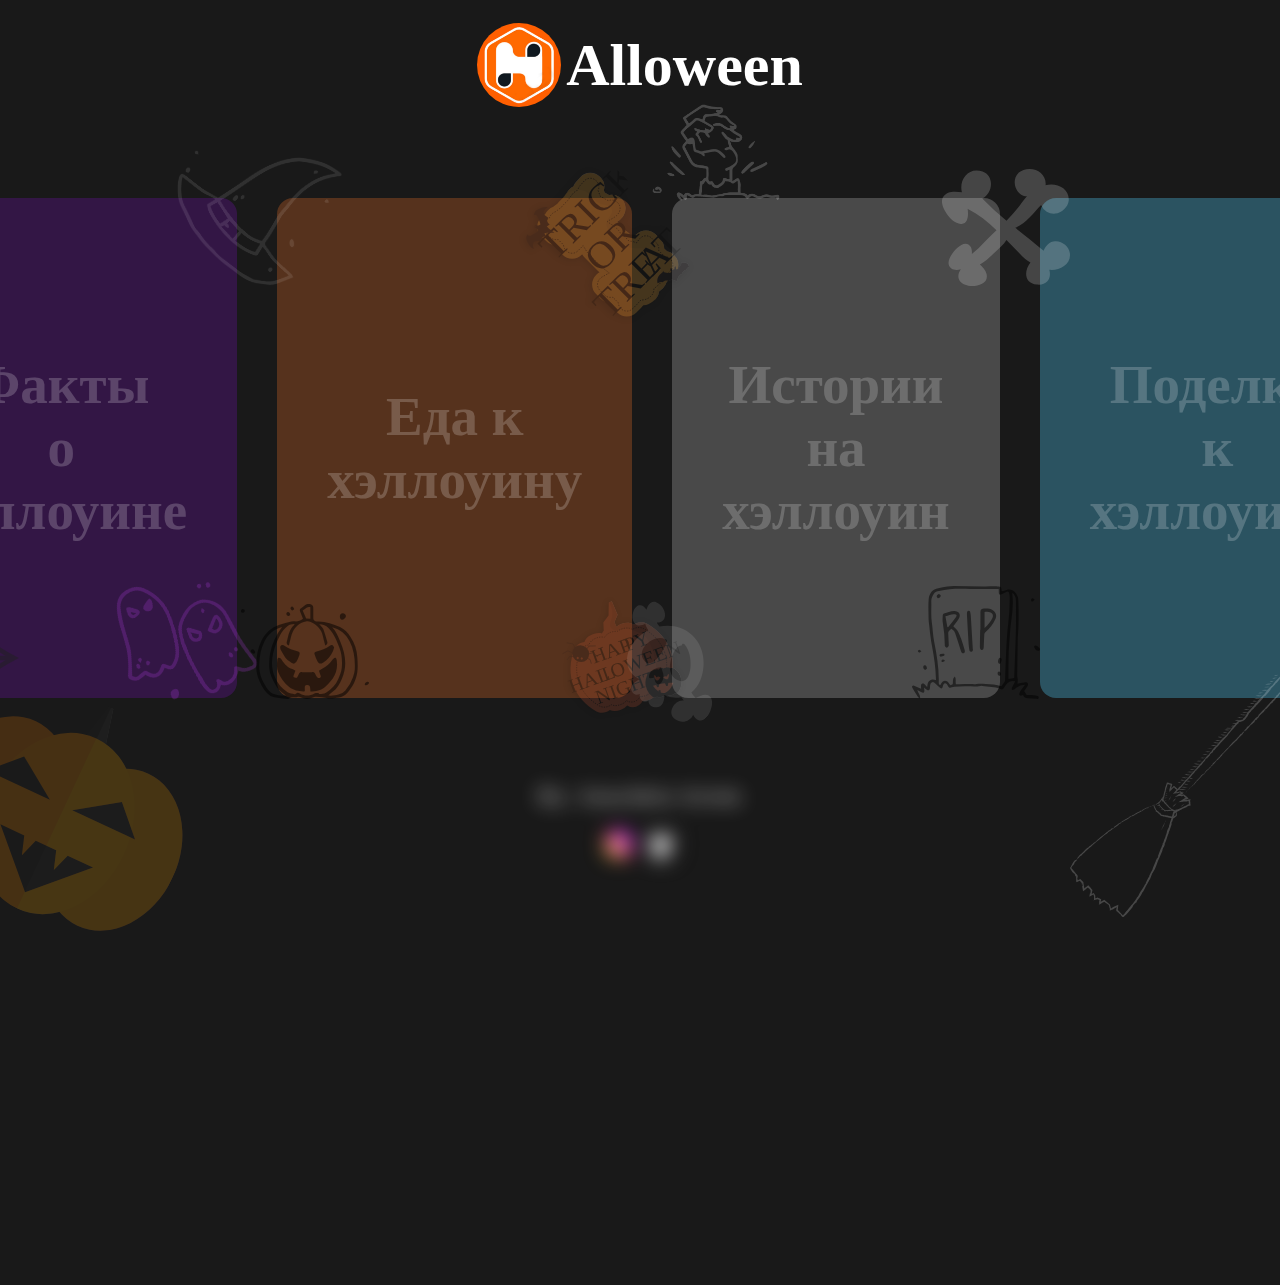
<file: index.html>
<!DOCTYPE html>
<html lang="en">
<head>
    <meta charset="UTF-8">
    <meta name="viewport" content="width=device-width, initial-scale=1.0">

    <link rel="stylesheet" href="css/index.css">
    <link rel="shortcut icon" href="images/logo.jpg" />


    <title>Halloween</title>
</head>
<body>
    <header class="header">
        <nav class="header__navigation">
            <section class="header__navigation__logo-caption">
                <figure>
                    <img class="header__navigation__logo" src="images/logo.jpg" alt="">
                </figure>
                <h1 class="header__navigation__caption">Alloween</h1>
            </section>
        </nav>
    </header>

    <main class="main">
        <img class="main__decor_absolute decore__luminaire" src="images/pumpkin.svg" alt="">
        <img class="main__decor_absolute decore__broomstick" src="images/broomstick.svg" alt="">
        
        <a href="evidence.html" class="card card-first">
            <img src="images/bat.svg" alt="">
            <img src="images/network.svg" alt="">
            <img src="images/hat_white.png" alt="">
            <img src="images/ghost_pink.png" alt="">
            <span>Факты<br>о<br>хэллоуине</span>
        </a>

        <a href="food.html" class="card card-second">
            <img src="images/text.svg" alt="">
            <img src="images/pumpkin2.svg" alt="">
            <img src="images/text2.svg" alt="">
            <span>Еда к хэллоуину</span>
        </a>

        <a href="stories.html" class="card card-third">
            <img src="images/bone.svg" alt="">
            <img src="images/rip.svg" alt="">
            <img src="images/skull.svg" alt="">
            <img src="images/hand_white.png" alt="">
            <span>Истории на хэллоуин</span>
        </a>

        <a href="crafts.html" class="card card-fourth">
            <img src="images/origami.png" alt="">
            <img src="images/paper-crafts.png" alt="">
            <span>Поделки к хэллоуину</span>
        </a>
    </main>

    <footer>
        <div class="block__by">
            <span class="block__by-text">By: Anuchkin Artem</span>
            <figure class="block__by-href by-href__block-images">
                <a target="_blank" href="https://www.instagram.com/_anuchkin_/"><img class="by-href__image" src="images/instagram.png" alt=""></a>
                <a target="_blank" href="https://github.com/Rub1dium"><img class="by-href__image" src="images/github.png" alt=""></a>
            </figure>
        </div>
    </footer>
</body>
</html>
</file>
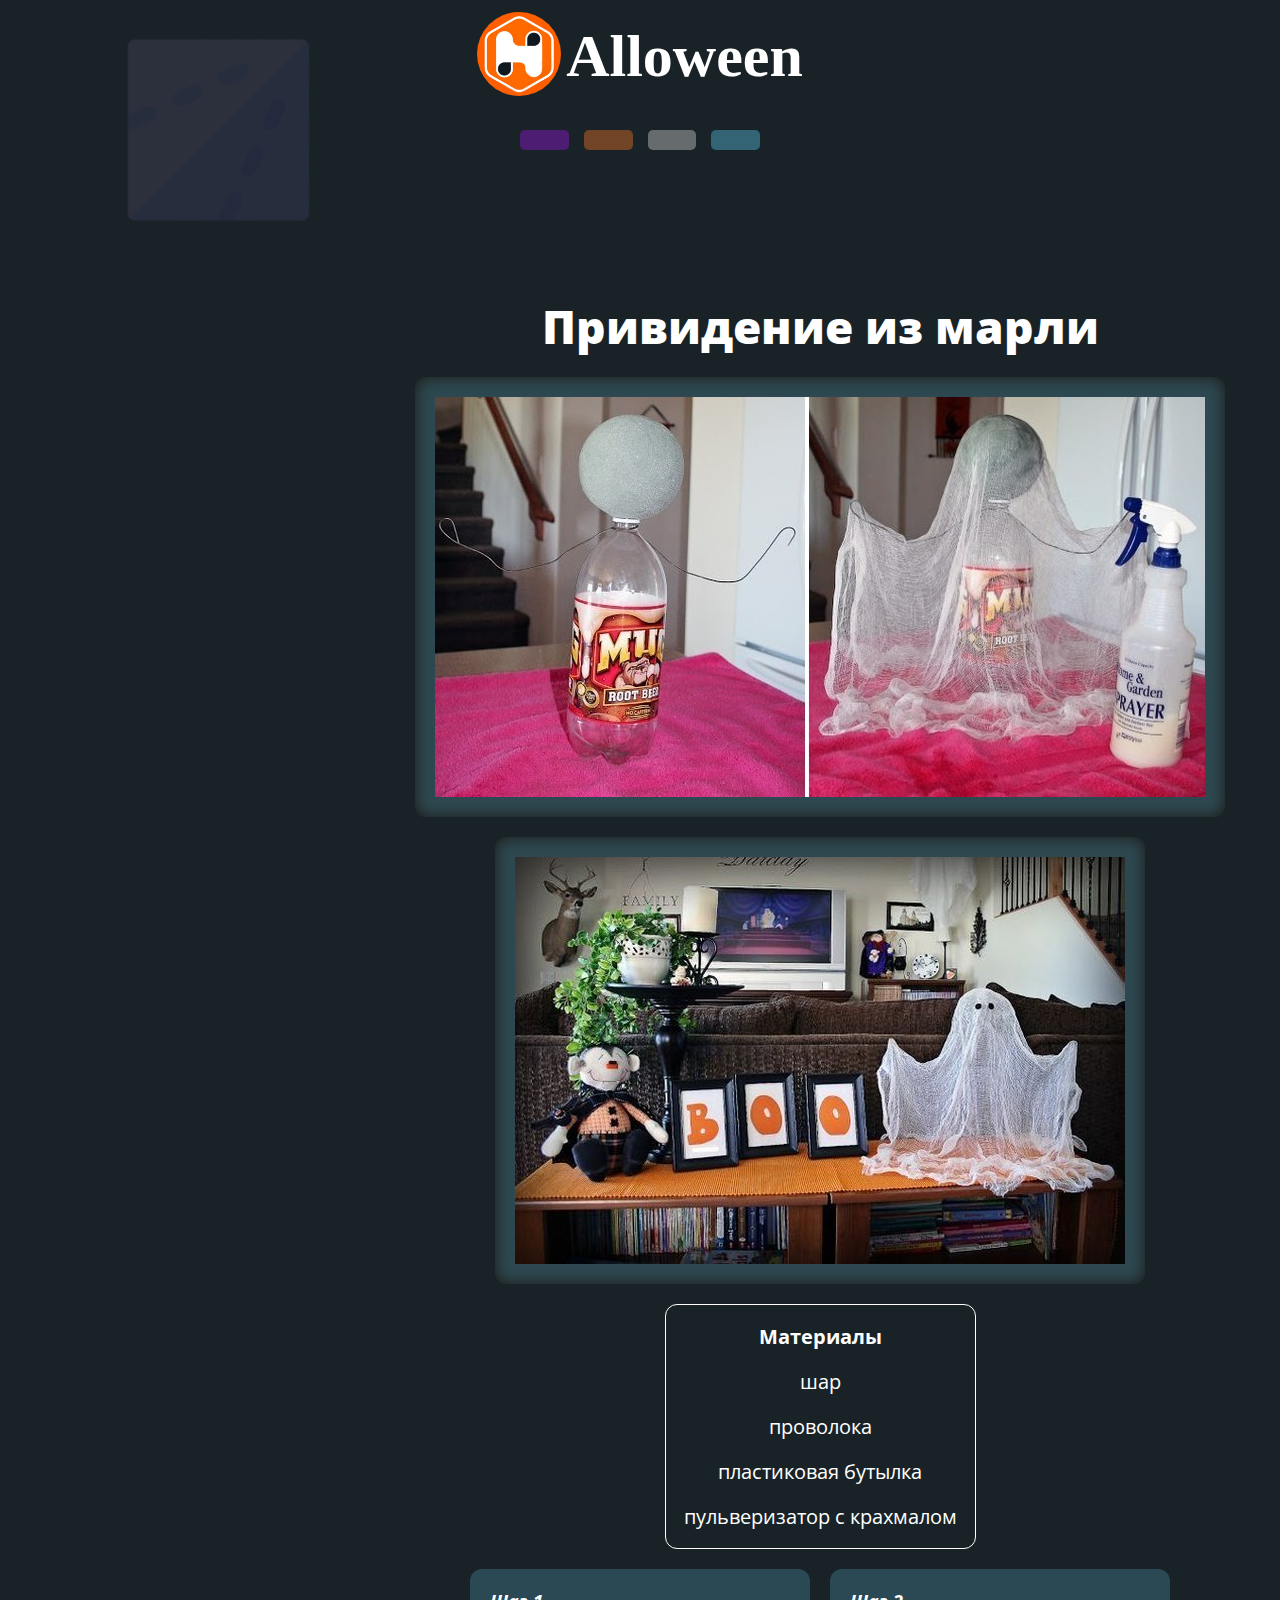
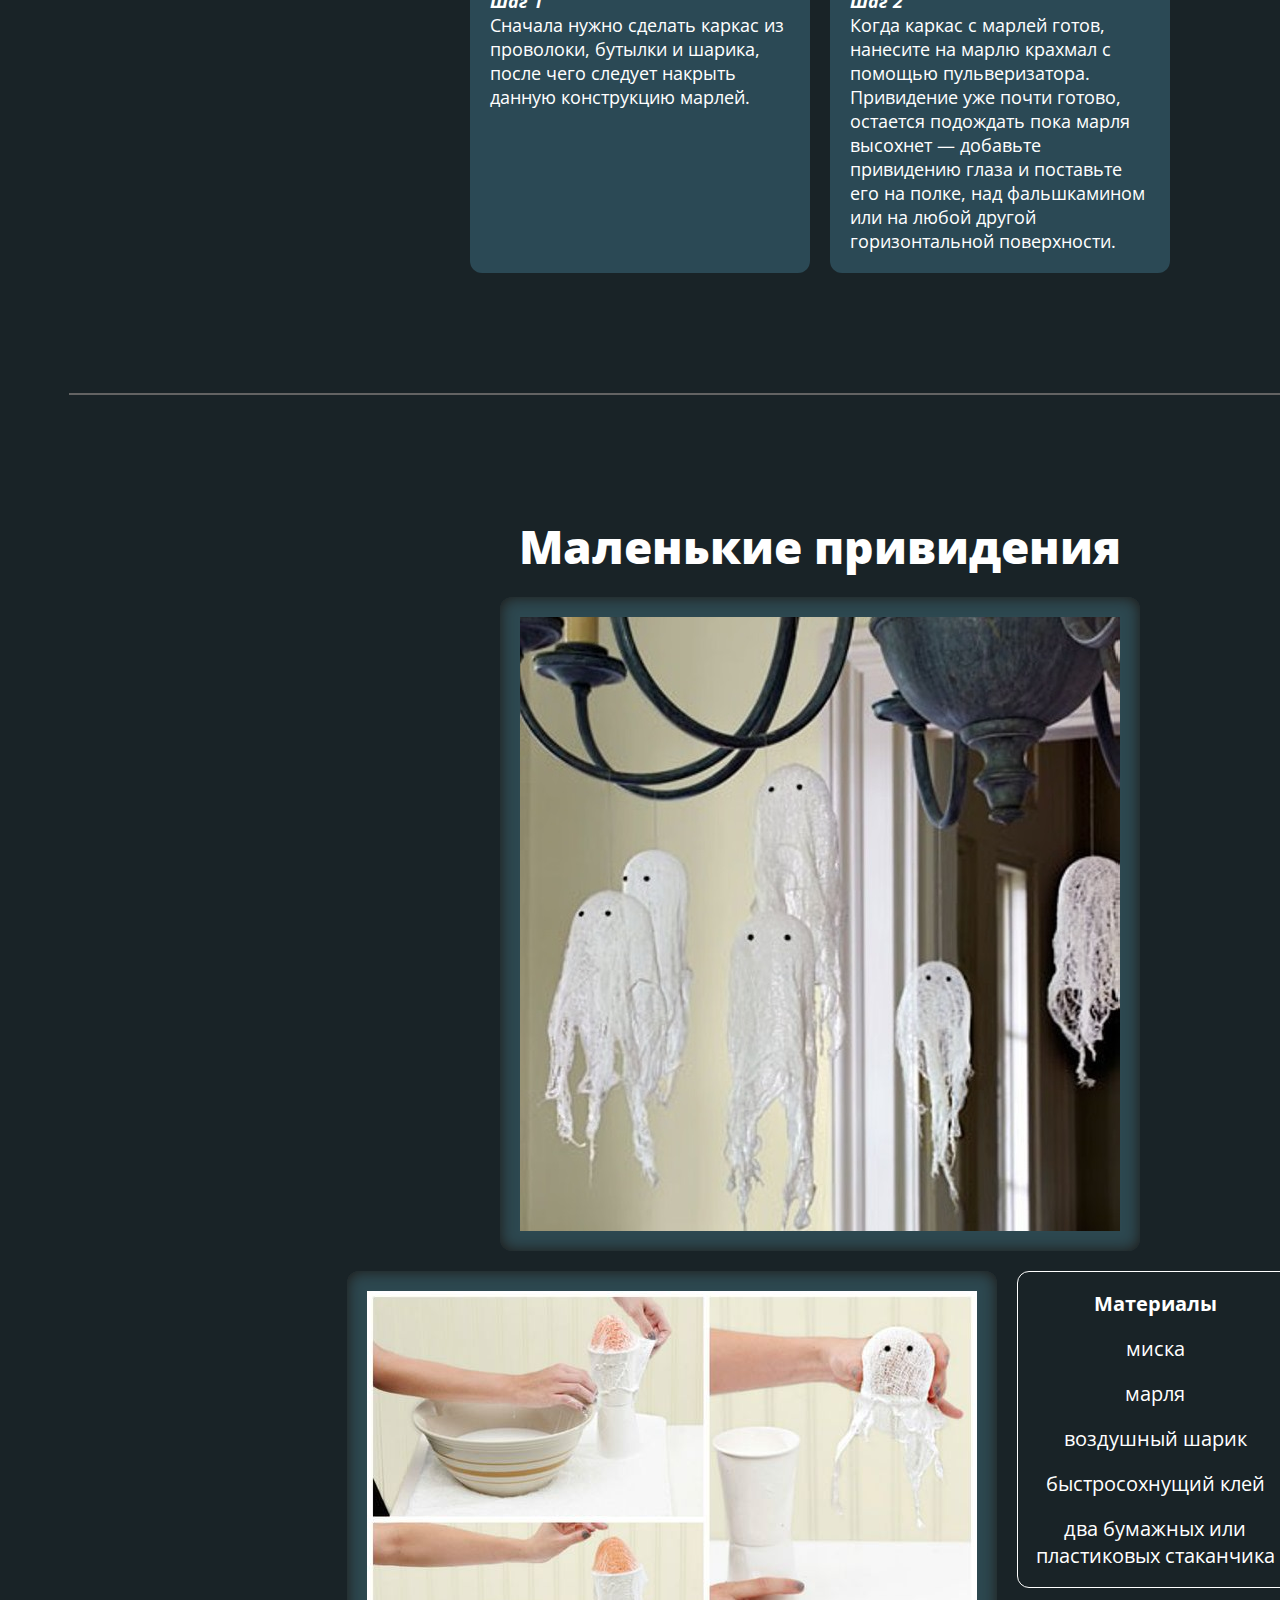
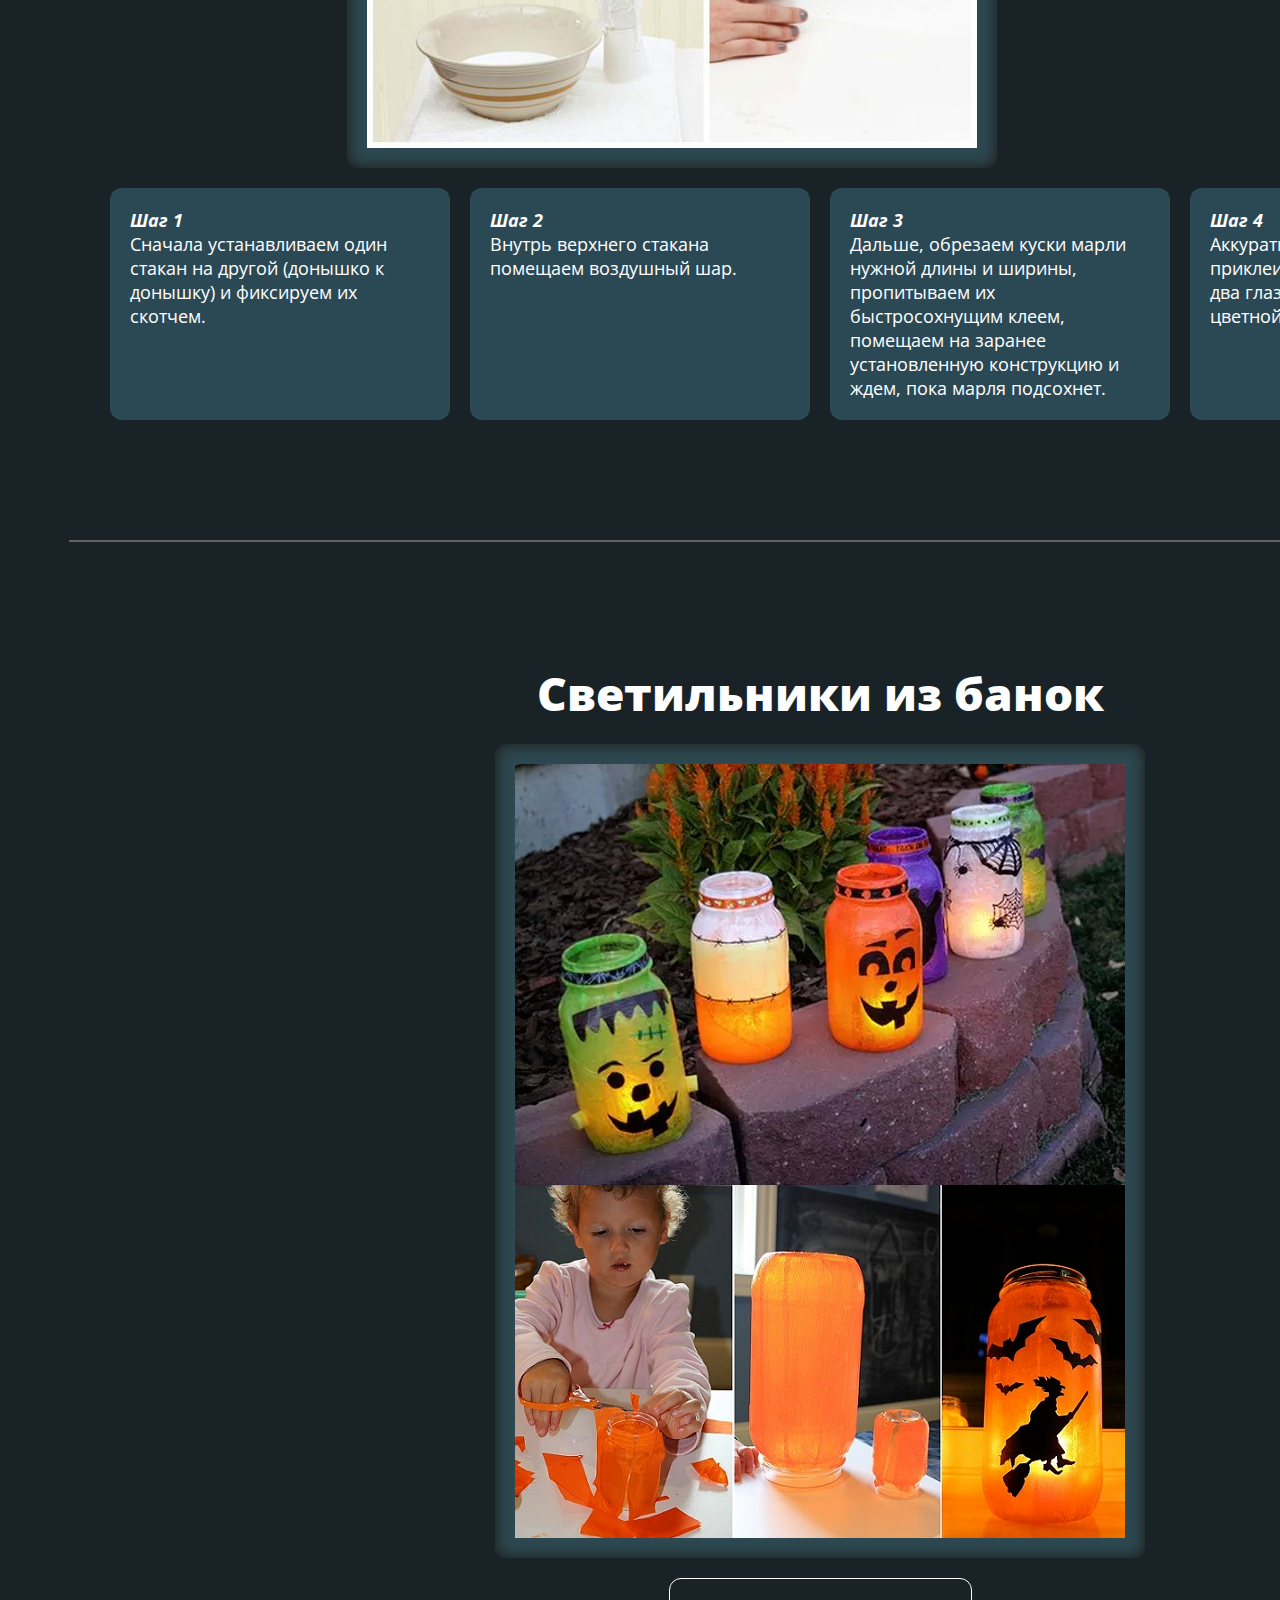
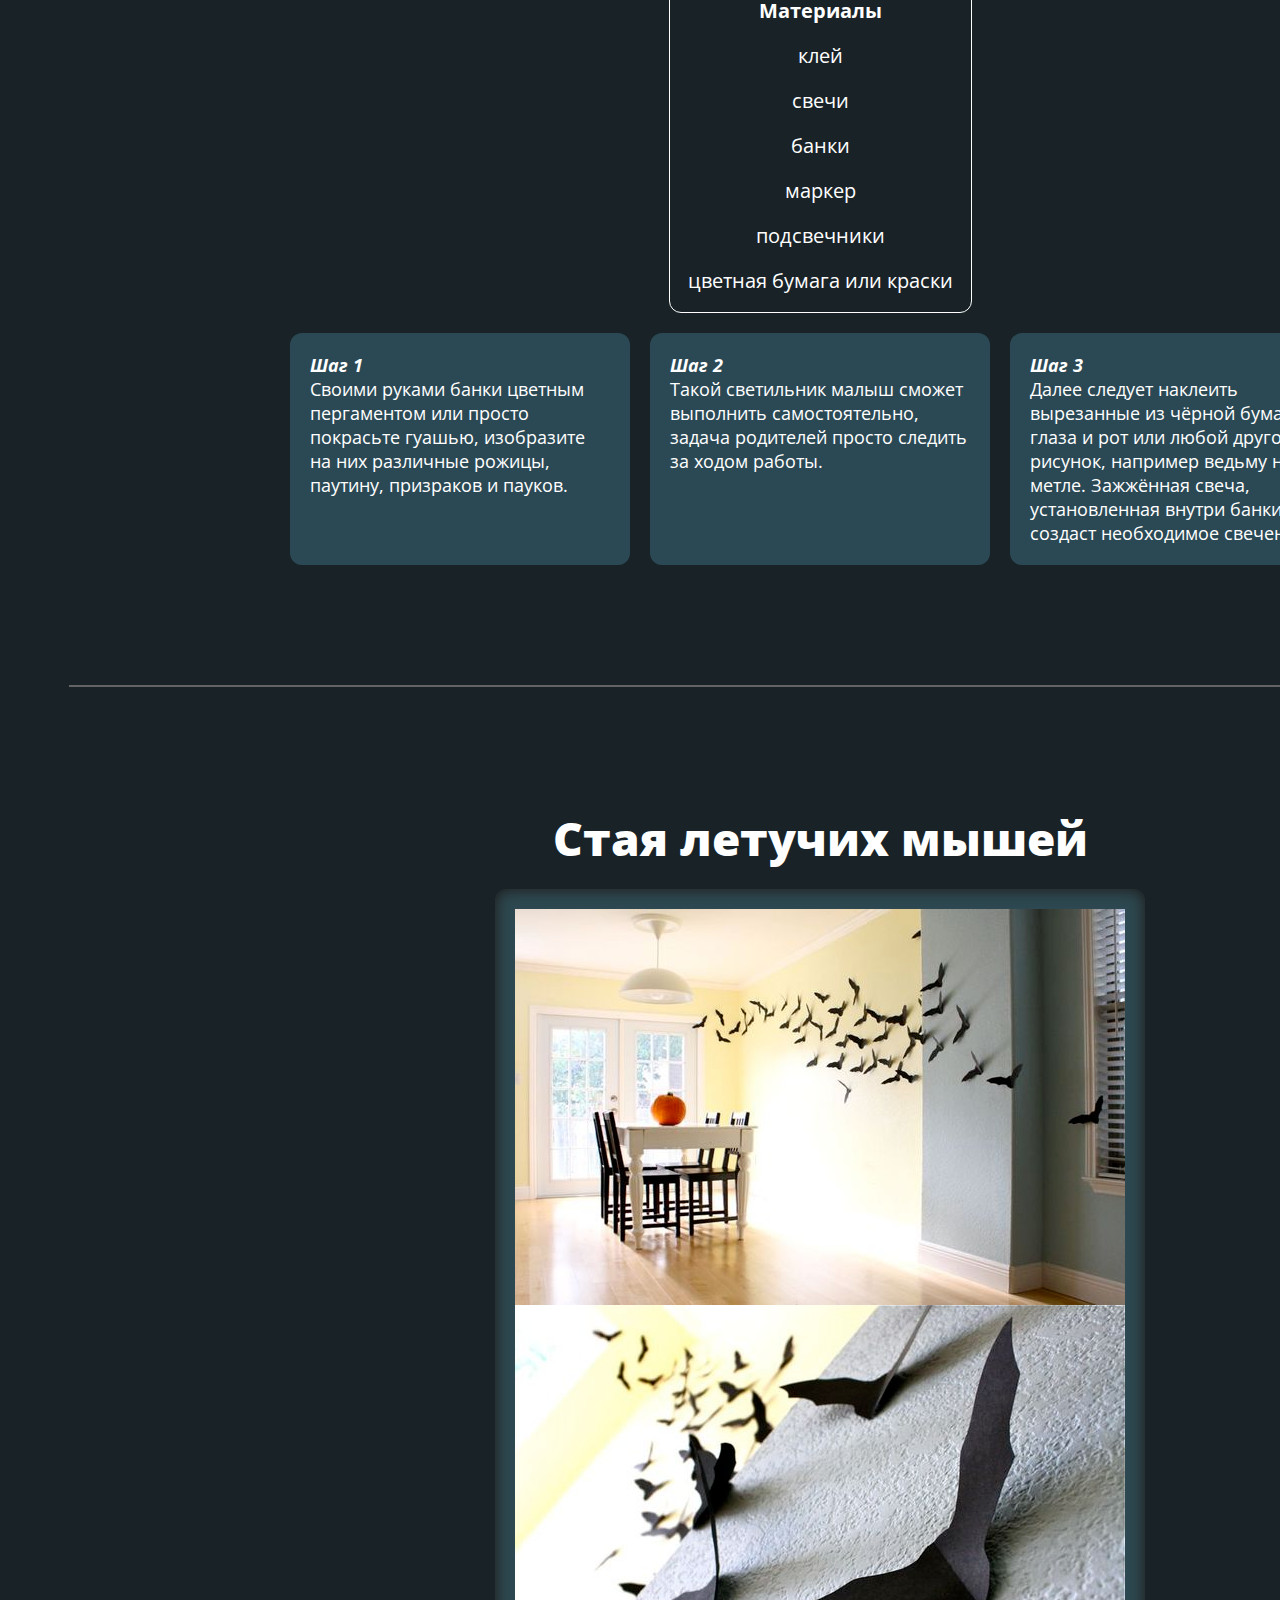
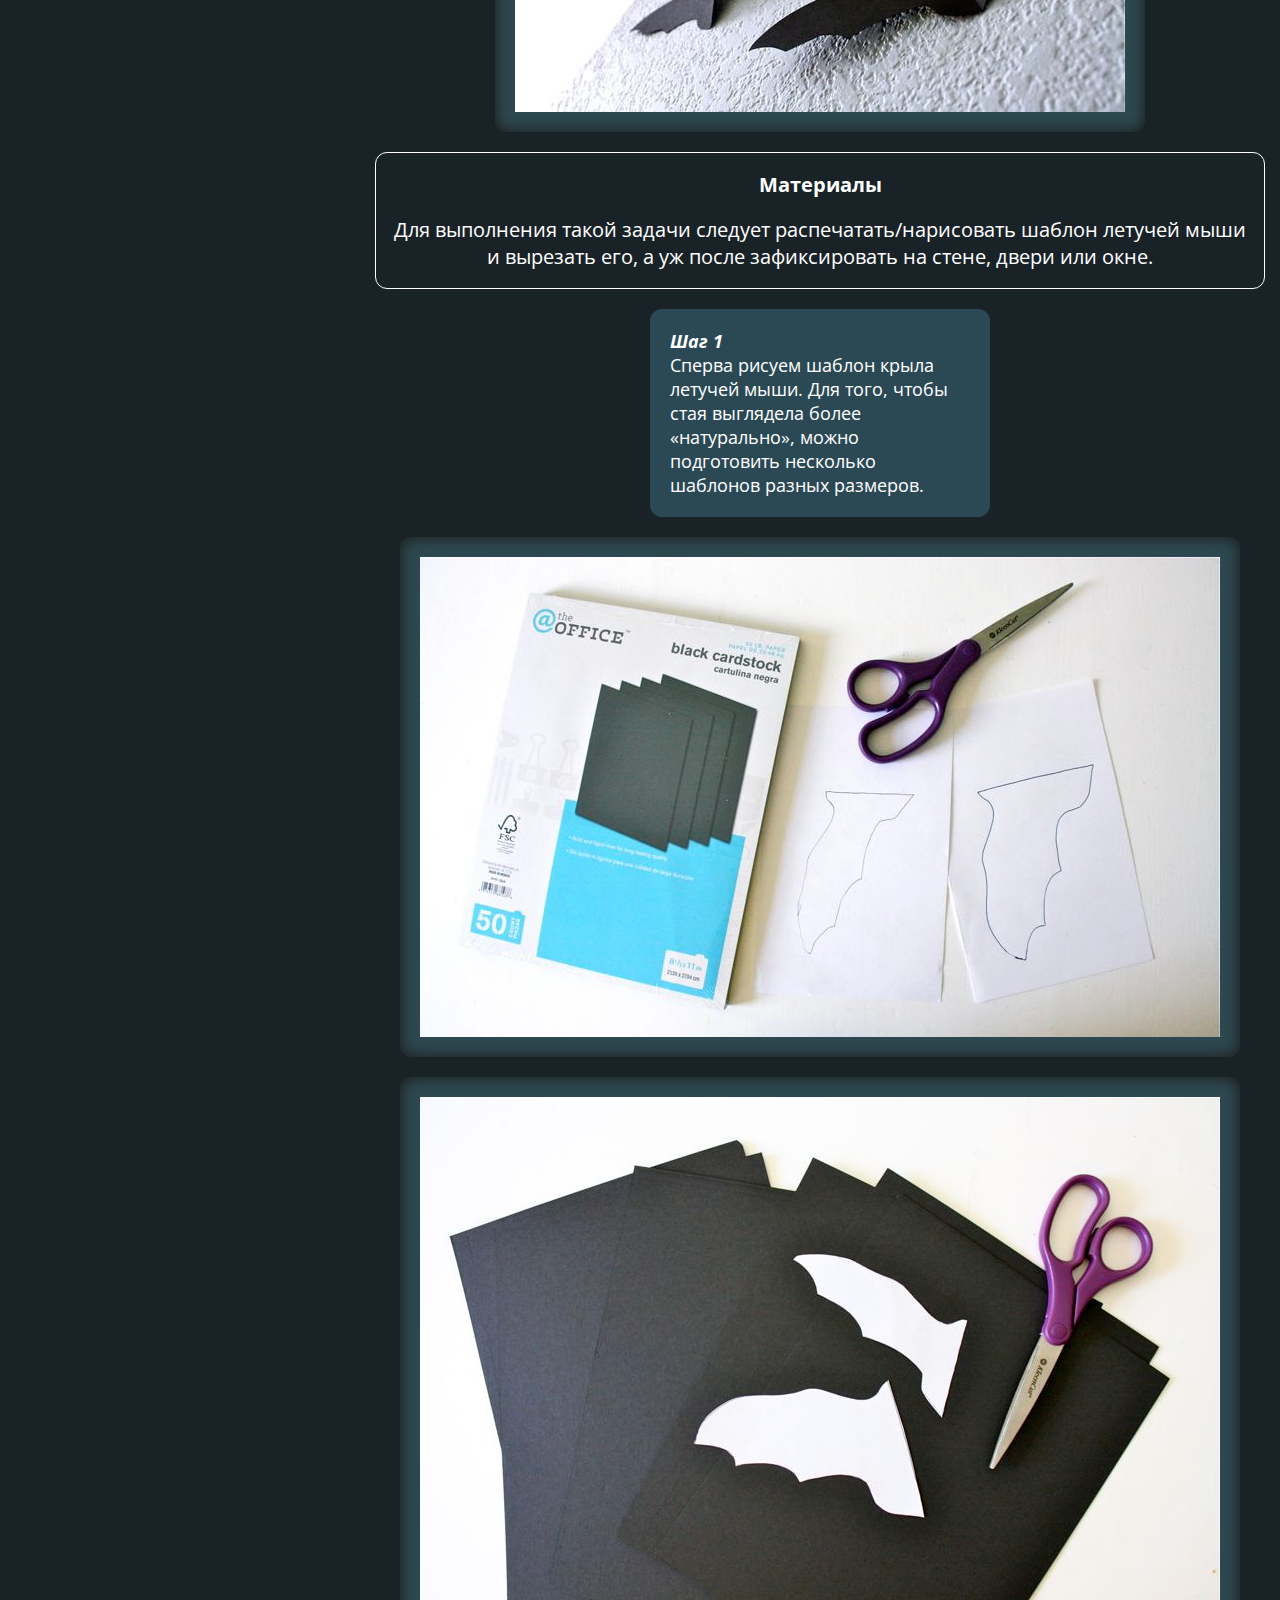
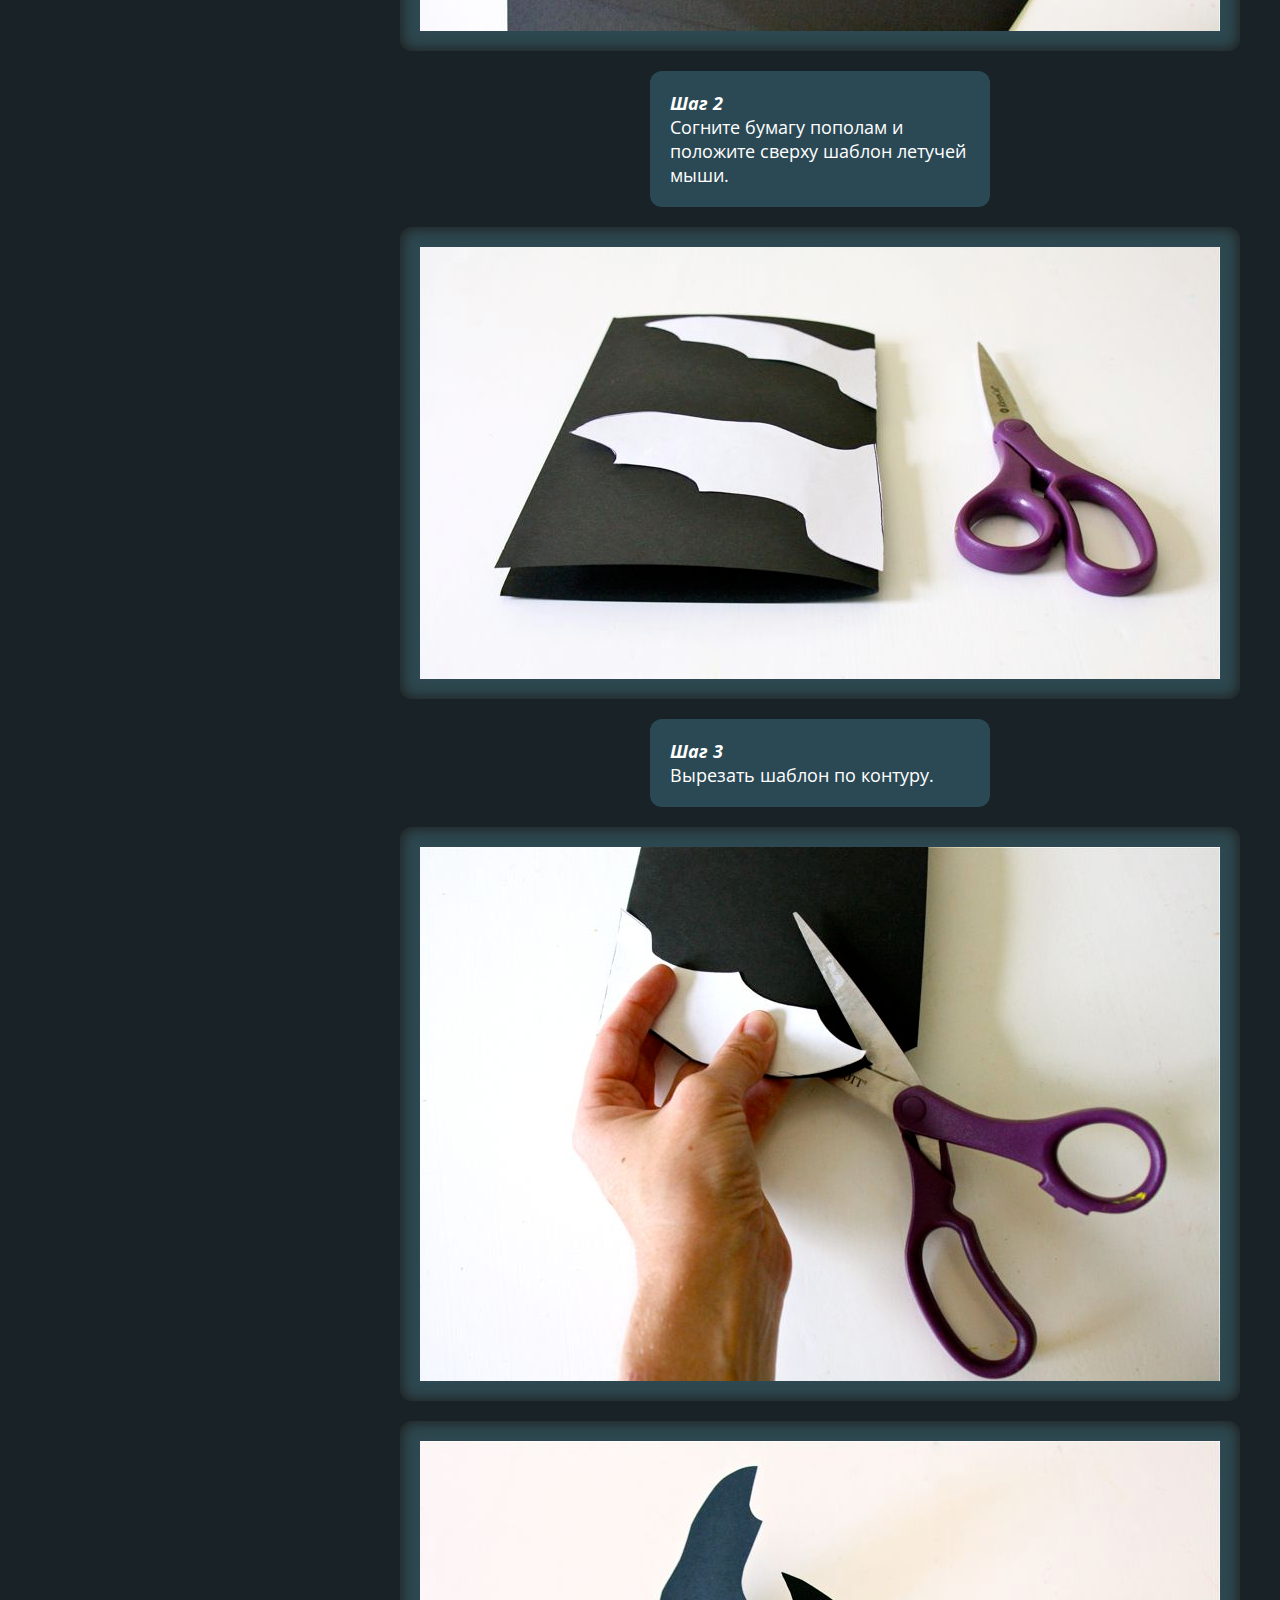
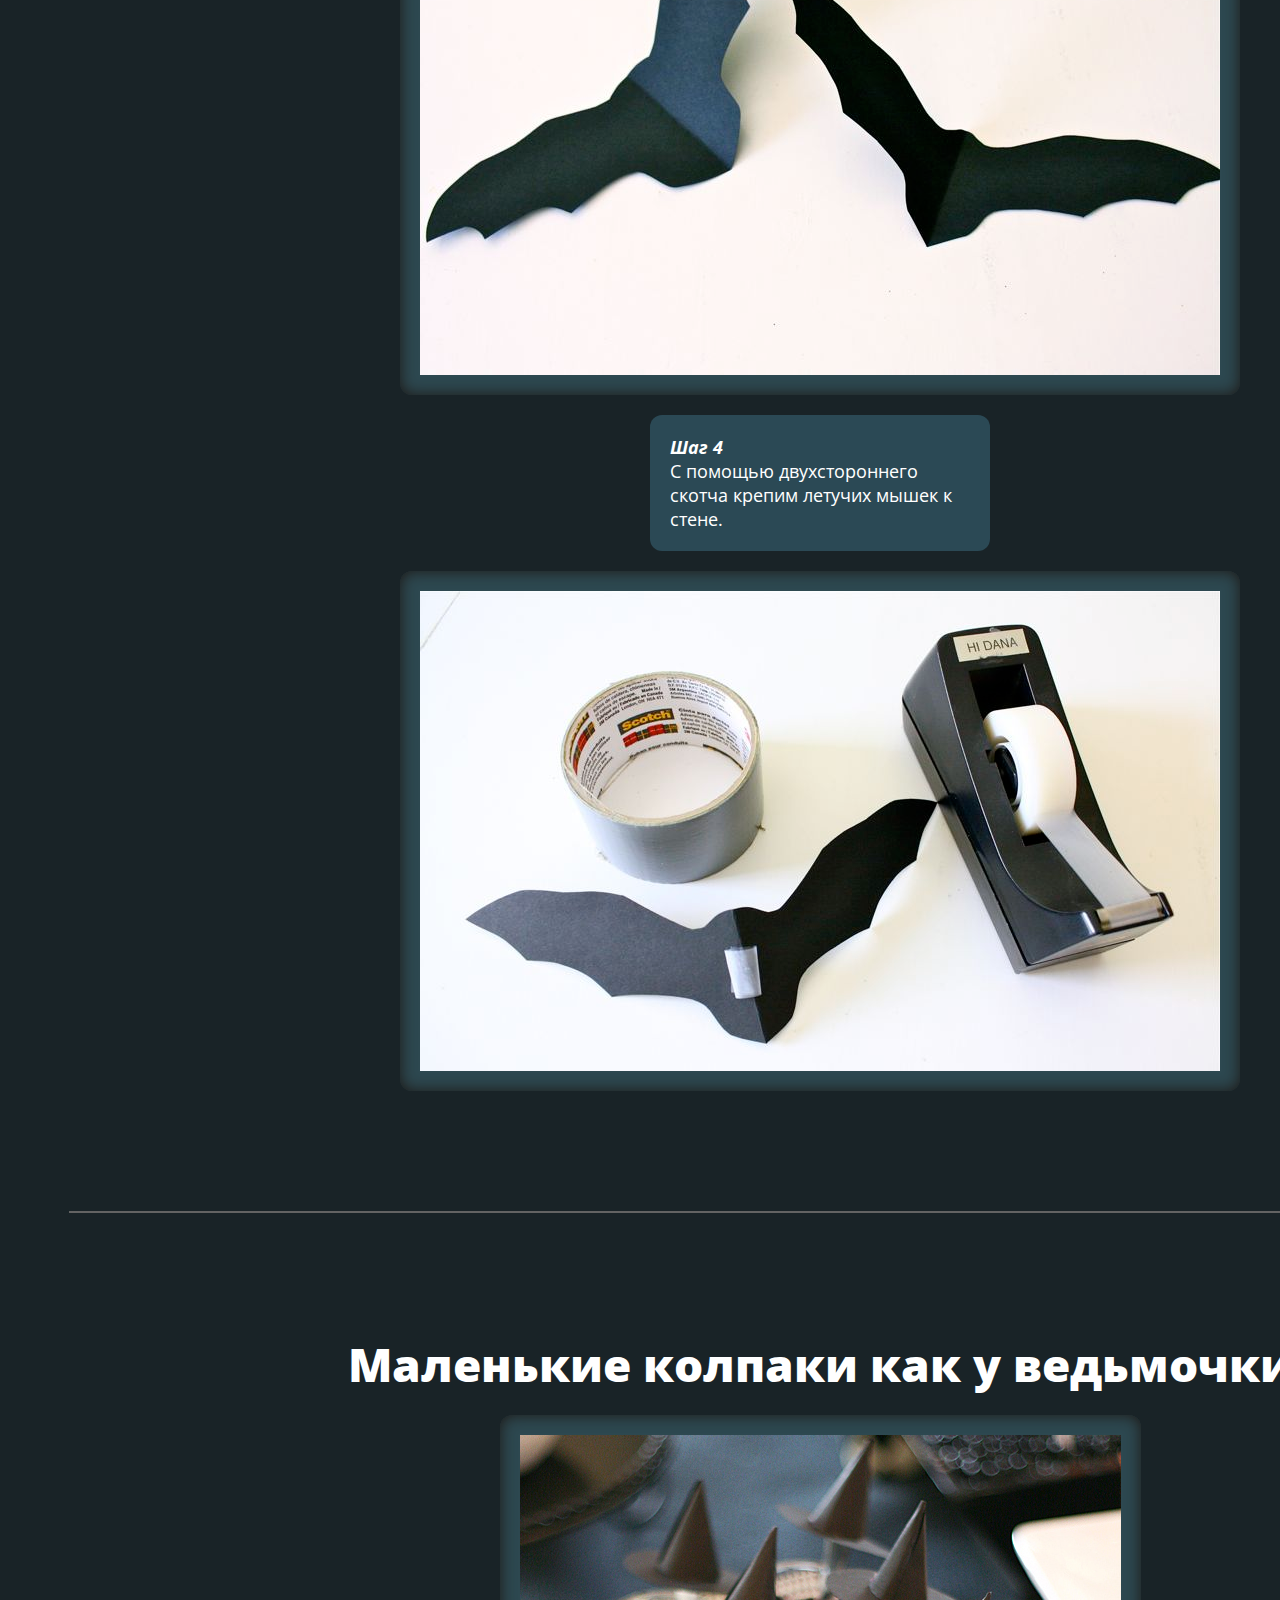
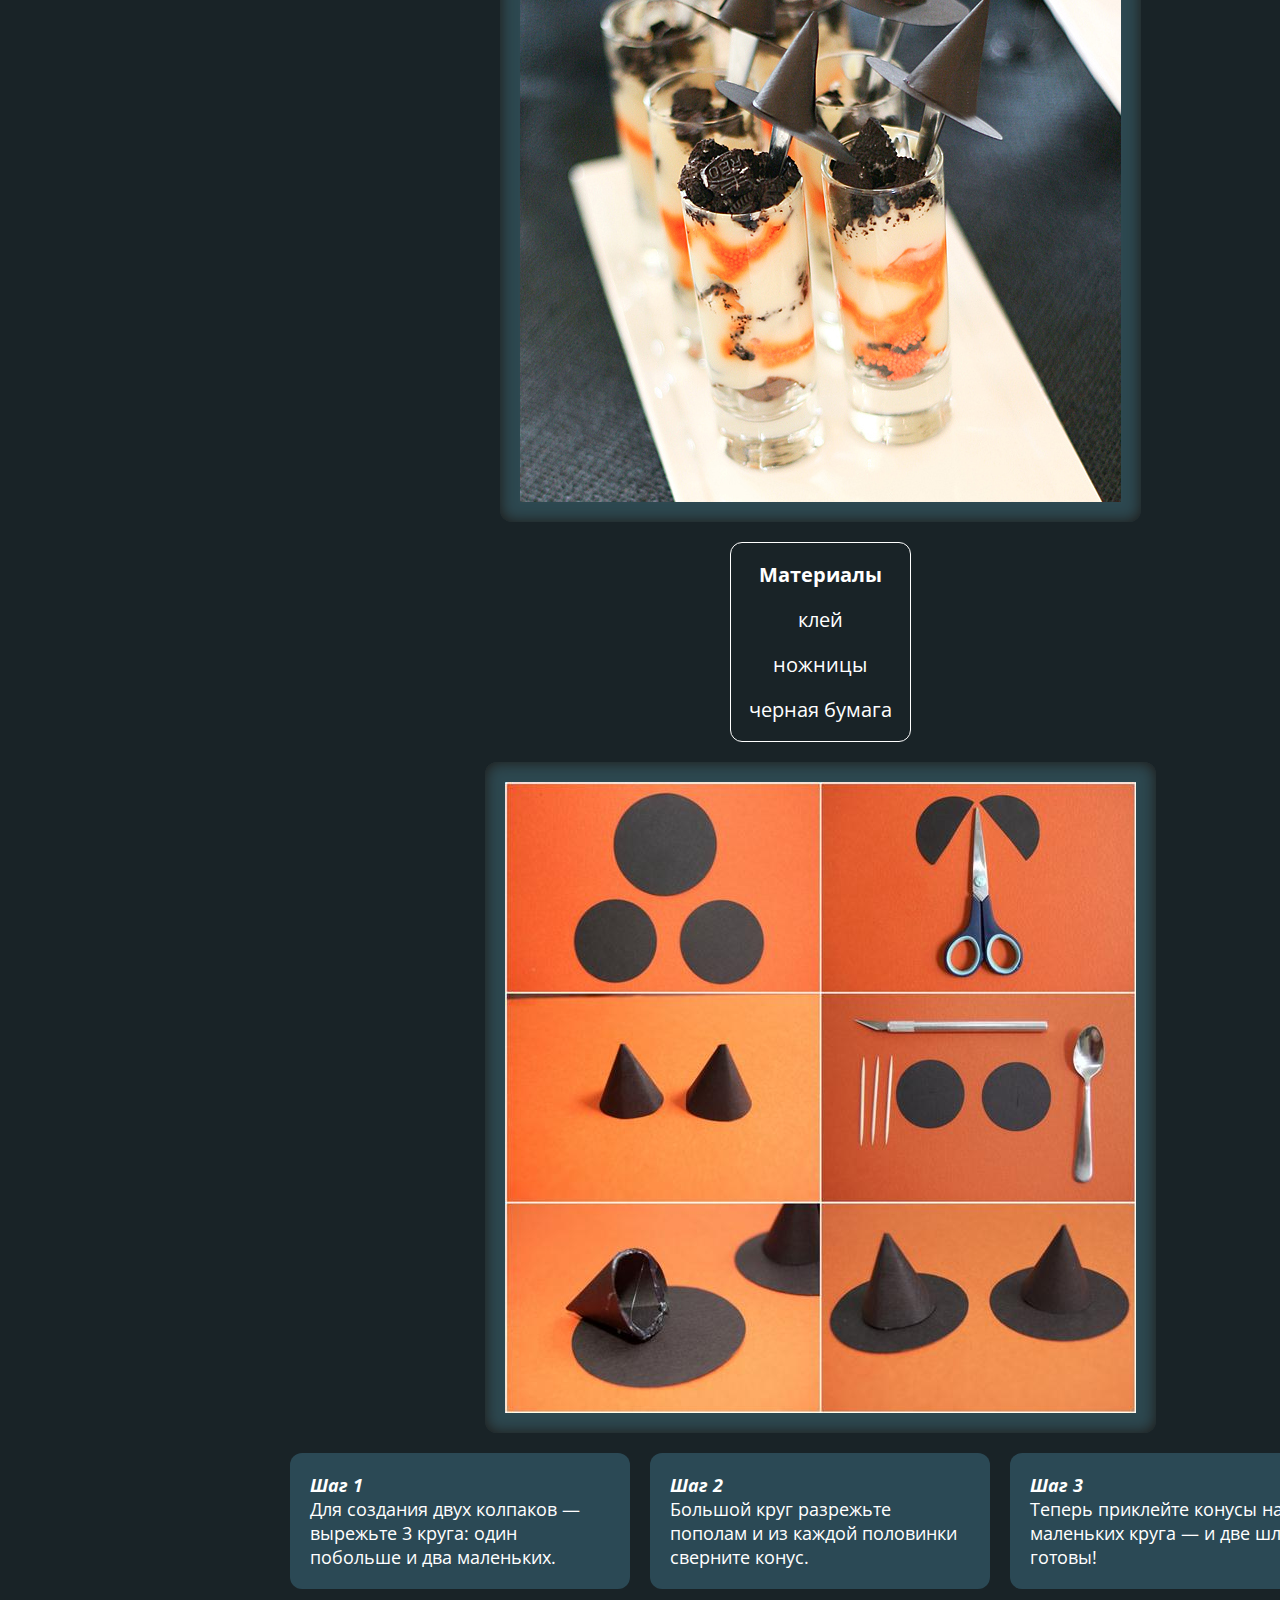
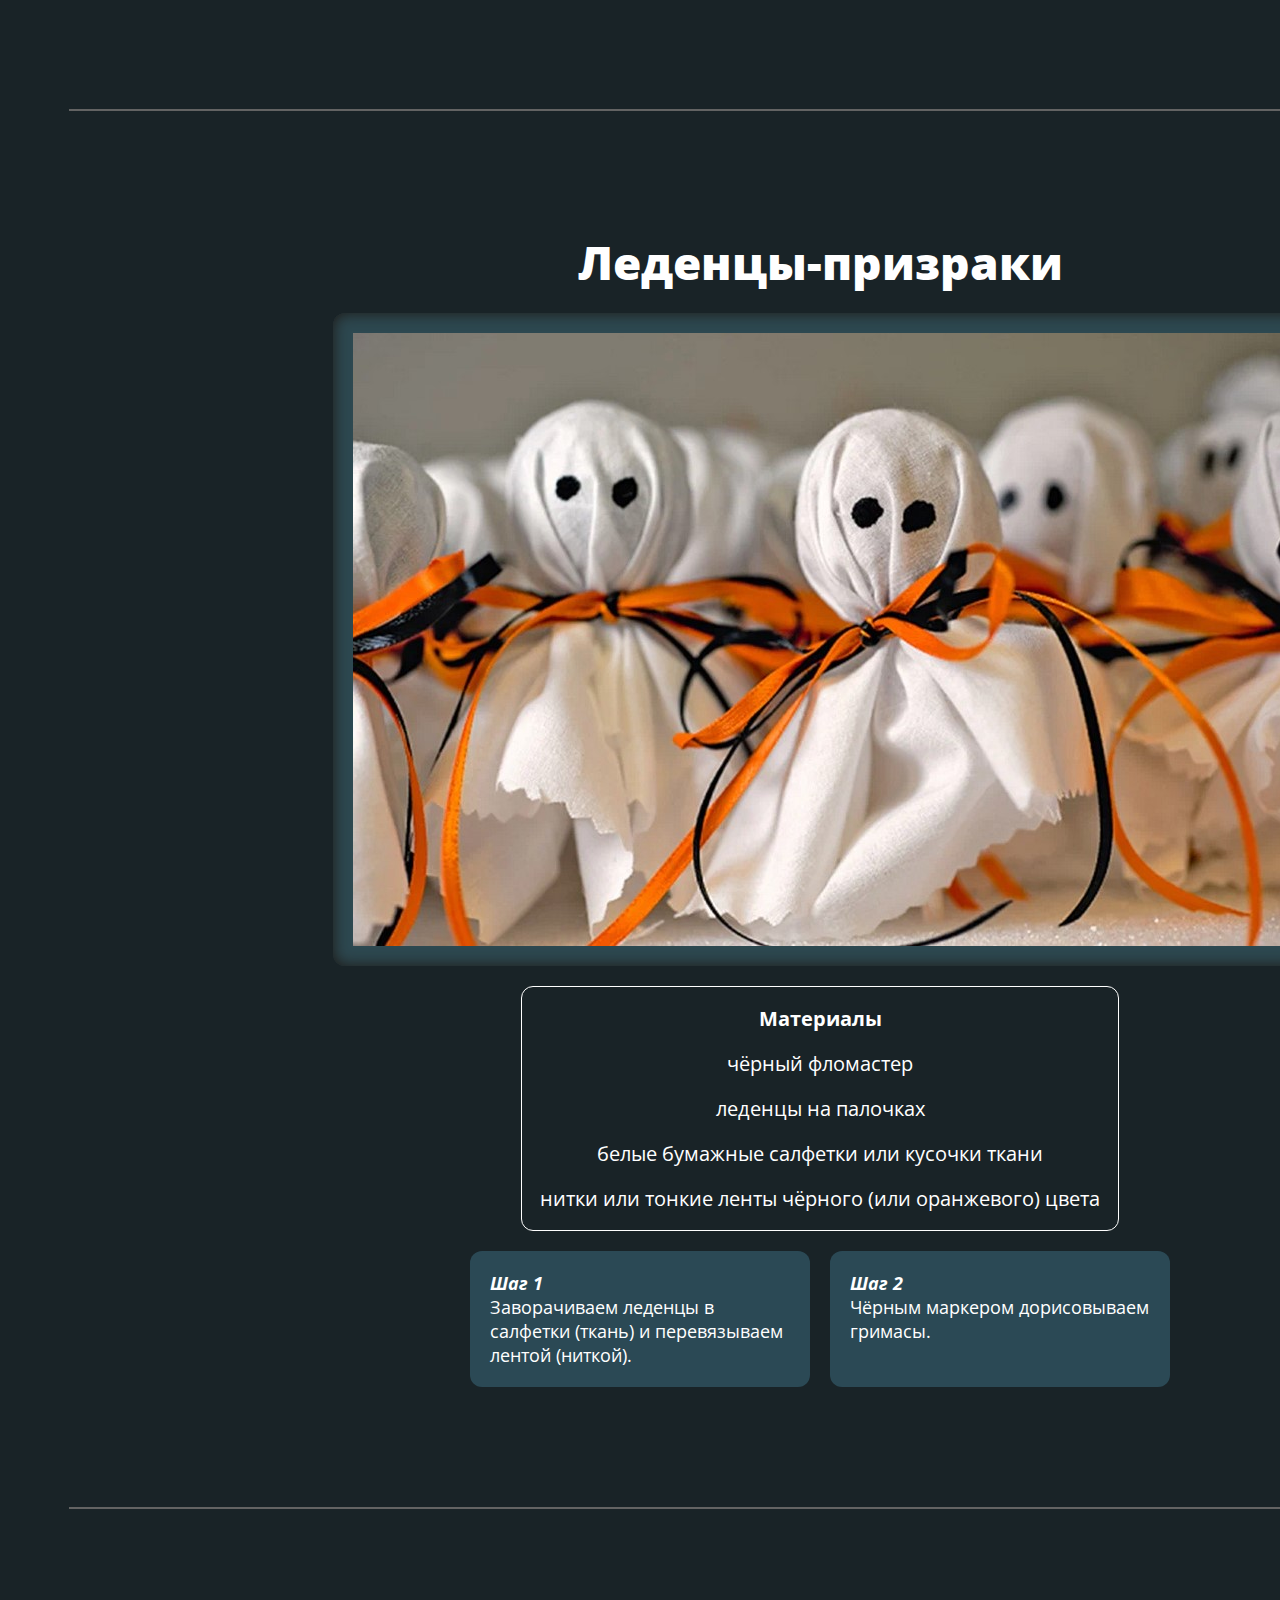
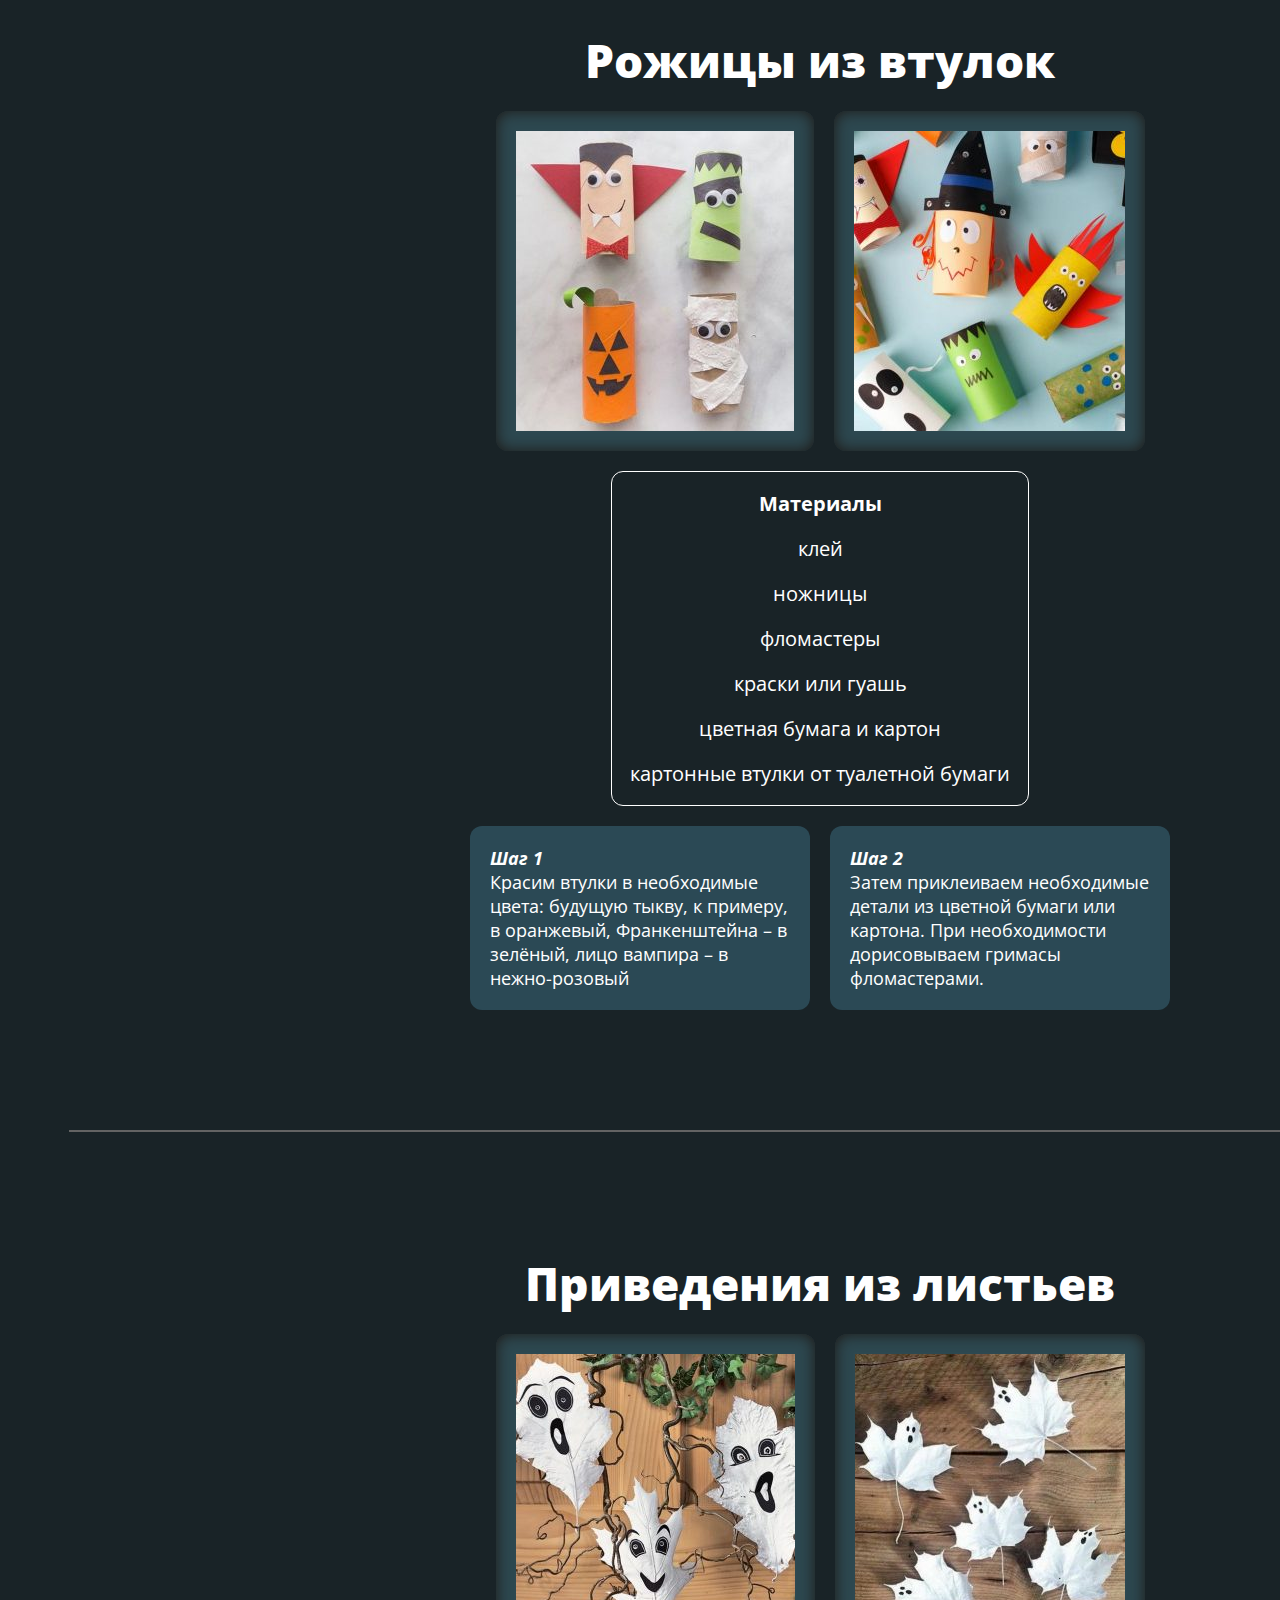
<file: crafts.html>
<!DOCTYPE html>
<html lang="en">
<head>
    <meta charset="UTF-8">
    <meta name="viewport" content="width=device-width, initial-scale=1.0">

    <link rel="stylesheet" href="css/crafts.css">
    <link rel="shortcut icon" href="images/tools.png" />

    <title>Crafts</title>
</head>
<body>
    <header class="header">
        <nav class="header__navigation">
            <section class="header__navigation__logo-caption">
                <figure>
                    <img class="header__navigation__logo" src="images/logo.jpg" alt="">
                </figure>
                <a href="index.html" class="header__navigation__caption">Alloween</a>
            </section>
        </nav>

        <div class="header__navigation__arrow" href="">
            <a href="evidence.html"></a>
            <a href="food.html"></a>
            <a href="stories.html"></a>
            <a href="crafts.html"></a>
        </div>
    </header>

    <main class="main">
        <img src="images/origami.png" alt="" class="main__decor__fixed decor__origami">
        <img src="images/spider (2).png" alt="" class="main__decor__fixed decor__spider">

        <section class="section">
            <span class="section__craft-name">Привидение из марли</span>
            <figure class="section__craft-image">
                <img src="images/ghost_of_gauze.jpeg" alt="">
            </figure>
            
            <figure class="section__craft-image">
                <img src="images/ghost_of_gauze1.jpeg" alt="">
            </figure>

            <table>
                <tr>
                    <th>Материалы</th>
                </tr>
                <tr>
                    <td>шар</td>
                </tr>
                <tr>
                    <td>проволока</td>
                </tr>
                <tr>
                    <td>пластиковая бутылка</td>
                </tr>
                <tr>
                    <td>пульверизатор с крахмалом</td>
                </tr>
            </table>

            <div class="section__block">
                <article class="section__block__step">
                    <b><i>Шаг 1</i></b><br>
                    Сначала нужно сделать каркас из проволоки, бутылки и шарика, после чего следует накрыть данную конструкцию марлей.
                </article>
                <article class="section__block__step">
                    <b><i>Шаг 2</i></b><br>
                    Когда каркас с марлей готов, нанесите на марлю крахмал с помощью пульверизатора. Привидение уже почти готово, остается подождать пока марля высохнет — добавьте привидению глаза и поставьте его на полке, над фальшкамином или на любой другой горизонтальной поверхности.
                </article>
            </div>

            <hr>

            <span class="section__craft-name">Маленькие привидения</span>
            <figure class="section__craft-image">
                <img src="images/little_ghots.jpg" alt="">
            </figure>

            <div class="section__block">
                <figure class="section__craft-image">
                    <img src="images/steps_little_ghosts.jpeg" alt="">
                </figure>
                <table>
                    <tr>
                        <th>Материалы</th>
                    </tr>
                    <tr>
                        <td>миска</td>
                    </tr>
                    <tr>
                        <td>марля</td>
                    </tr>
                    <tr>
                        <td>воздушный шарик</td>
                    </tr>
                    <tr>
                        <td>быстросохнущий клей</td>
                    </tr>
                    <tr>
                        <td>два бумажных или<br>пластиковых стаканчика</td>
                    </tr>
                </table>
            </div>

            

            <div class="section__block">
                <article class="section__block__step">
                    <b><i>Шаг 1</i></b><br>
                    Сначала устанавливаем один стакан на другой (донышко к донышку) и фиксируем их скотчем.
                </article>
                <article class="section__block__step">
                    <b><i>Шаг 2</i></b><br>
                    Внутрь верхнего стакана помещаем воздушный шар.
                </article>
                <article class="section__block__step">
                    <b><i>Шаг 3</i></b><br>
                    Дальше, обрезаем куски марли нужной длины и ширины, пропитываем их быстросохнущим клеем, помещаем на заранее установленную конструкцию и ждем, пока марля подсохнет.
                </article>
                <article class="section__block__step">
                    <b><i>Шаг 4</i></b><br>
                    Аккуратно прокалываем шарик, приклеиваем привидению ему два глаза из тёмной ткани или цветной бумаги.
                </article>
            </div>

            <hr>

            <span class="section__craft-name">Светильники из банок</span>
            <figure class="section__craft-image">
                <img src="images/banka.webp" alt="">
                <img src="images/banka1.jpg" alt="">
            </figure>

            <table>
                <tr>
                    <th>Материалы</th>
                </tr>
                <tr>
                    <td>клей</td>
                </tr>
                <tr>
                    <td>свечи</td>
                </tr>
                <tr>
                    <td>банки</td>
                </tr>
                <tr>
                    <td>маркер</td>
                </tr>
                <tr>
                    <td>подсвечники</td>
                </tr>
                <tr>
                    <td>цветная бумага или краски</td>
                </tr>
            </table>

            <div class="section__block">
                <article class="section__block__step">
                    <b><i>Шаг 1</i></b><br>
                    Своими руками банки цветным пергаментом или просто покрасьте гуашью, изобразите на них различные рожицы, паутину, призраков и пауков.
                </article>
                <article class="section__block__step">
                    <b><i>Шаг 2</i></b><br>
                    Такой светильник малыш сможет выполнить самостоятельно, задача родителей просто следить за ходом работы.
                </article>
                <article class="section__block__step">
                    <b><i>Шаг 3</i></b><br>
                    Далее следует наклеить вырезанные из чёрной бумаги глаза и рот или любой другой рисунок, например ведьму на метле. Зажжённая свеча, установленная внутри банки, создаст необходимое свечение.
                </article>
            </div>

            <hr>

            <span class="section__craft-name">Стая летучих мышей</span>
            <figure class="section__craft-image">
                <img src="images/room.jpg" alt="">
                <img src="images/bats.jpg" alt="">
            </figure>

            <table>
                <tr>
                    <th>Материалы</th>
                </tr>
                <tr>
                    <td>Для выполнения такой задачи следует распечатать/нарисовать шаблон летучей мыши<br>и вырезать его, а уж после зафиксировать на стене, двери или окне.</td>
                </tr>
            </table>

            <article class="section__block__step">
                <b><i>Шаг 1</i></b><br>
                Сперва рисуем шаблон крыла летучей мыши. Для того, чтобы стая выглядела более «натурально», можно подготовить несколько шаблонов разных размеров.
            </article>
            <figure class="section__craft-image">
                <img src="images/materials.jpg" alt="">
            </figure>
            <figure class="section__craft-image">
                <img src="images/materials1.jpg" alt="">
            </figure>

            <article class="section__block__step">
                <b><i>Шаг 2</i></b><br>
                Согните бумагу пополам и положите сверху шаблон летучей мыши.
            </article>
            <figure class="section__craft-image">
                <img src="images/materials2.jpg" alt="">
            </figure>

            <article class="section__block__step">
                <b><i>Шаг 3</i></b><br>
                Вырезать шаблон по контуру.
            </article>
            <figure class="section__craft-image">
                <img src="images/materials3.jpg" alt="">
            </figure>
            <figure class="section__craft-image">
                <img src="images/materials4.jpg" alt="">
            </figure>

            <article class="section__block__step">
                <b><i>Шаг 4</i></b><br>
                С помощью двухстороннего скотча крепим летучих мышек к стене.
            </article>
            <figure class="section__craft-image">
                <img src="images/materials5.jpg" alt="">
            </figure>
            
            <hr>

            <span class="section__craft-name">Маленькие колпаки как у ведьмочки</span>
            <figure class="section__craft-image">
                <img src="images/hat_witchs.jpg" alt="">
            </figure>

            <table>
                <tr>
                    <th>Материалы</th>
                </tr>
                <tr>
                    <td>клей</td>
                </tr>
                <tr>
                    <td>ножницы</td>
                </tr>
                <tr>
                    <td>черная бумага</td>
                </tr>
            </table>

            <figure class="section__craft-image">
                <img src="images/materials_witchs_hat.jpg" alt="">
            </figure>

            <div class="section__block">
                <article class="section__block__step">
                    <b><i>Шаг 1</i></b><br>
                    Для создания двух колпаков — вырежьте 3 круга: один побольше и два маленьких.
                </article>
                <article class="section__block__step">
                    <b><i>Шаг 2</i></b><br>
                    Большой круг разрежьте пополам и из каждой половинки сверните конус.
                </article>
                <article class="section__block__step">
                    <b><i>Шаг 3</i></b><br>
                    Теперь приклейте конусы на два маленьких круга — и две шляпы готовы!
                </article>
            </div>

            <hr>

            <span class="section__craft-name">Леденцы-призраки</span>
            <figure class="section__craft-image">
                <img src="images/ghost_lollipops.jpg" alt="">
            </figure>

            <table>
                <tr>
                    <th>Материалы</th>
                </tr>
                <tr>
                    <td>чёрный фломастер</td>
                </tr>
                <tr>
                    <td>леденцы на палочках</td>
                </tr>
                <tr>
                    <td>белые бумажные салфетки или кусочки ткани</td>
                </tr>
                <tr>
                    <td>нитки или тонкие ленты чёрного (или оранжевого) цвета</td>
                </tr>
            </table>

            <div class="section__block">
                <article class="section__block__step">
                    <b><i>Шаг 1</i></b><br>
                    Заворачиваем леденцы в салфетки (ткань) и перевязываем лентой (ниткой).
                </article>
                <article class="section__block__step">
                    <b><i>Шаг 2</i></b><br>
                    Чёрным маркером дорисовываем гримасы.
                </article>
            </div>

            <hr>

            <span class="section__craft-name">Рожицы из втулок</span>
            <div class="section__block">
                <figure class="section__craft-image">
                    <img src="images/faces_of_bushings.jpg" alt="">
                </figure>
                <figure class="section__craft-image">
                    <img src="images/faces_of_bushings1.jpg" alt="">
                </figure>
            </div>
            

            <table>
                <tr>
                    <th>Материалы</th>
                </tr>
                <tr>
                    <td>клей</td>
                </tr>
                <tr>
                    <td>ножницы</td>
                </tr>
                <tr>
                    <td>фломастеры</td>
                </tr>
                <tr>
                    <td>краски или гуашь</td>
                </tr>
                <tr>
                    <td>цветная бумага и картон</td>
                </tr>
                <tr>
                    <td>картонные втулки от туалетной бумаги</td>
                </tr>
            </table>

            <div class="section__block">
                <article class="section__block__step">
                    <b><i>Шаг 1</i></b><br>
                    Красим втулки в необходимые цвета: будущую тыкву, к примеру, в оранжевый, Франкенштейна – в зелёный, лицо вампира – в нежно-розовый
                </article>
                <article class="section__block__step">
                    <b><i>Шаг 2</i></b><br>
                    Затем приклеиваем необходимые детали из цветной бумаги или картона.
                    При необходимости дорисовываем гримасы фломастерами.
                </article>
            </div>

            <hr>

            <span class="section__craft-name">Приведения из листьев</span>
            <div class="section__block">
                <figure class="section__craft-image">
                    <img src="images/faces_of_leaves.jpg" alt="">
                </figure>
                <figure class="section__craft-image">
                    <img src="images/faces_of_leaves1.jpg" alt="">
                </figure>
            </div>

            <table>
                <tr>
                    <th>Материалы</th>
                </tr>
                <tr>
                    <td>свежие листья</td>
                </tr>
                <tr>
                    <td>белая акриловая краска</td>
                </tr>
                <tr>
                    <td>чёрный фломастер или маркер</td>
                </tr>
            </table>

            <div class="section__block">
                <article class="section__block__step">
                    <b><i>Шаг 1</i></b><br>
                    Собираем с ребёнком целый ворох осенних листьев, красим их белой акриловой краской и оставляем высохнуть.
                </article>
                <article class="section__block__step">
                    <b><i>Шаг 2</i></b><br>
                    Затем на подсохших листьям рисуем рожицы – можно поэкспериментировать с различными эмоциями, делая и добрых, и грустных, и свирепых привидений.
                </article>
                <article class="section__block__step">
                    <b><i>Шаг 3</i></b><br>
                    Подвешиваем на нитку и любуемся.
                </article>
            </div>

            <hr>

        </section>
    </main>

    <footer class="footer">
        <div class="footer__navigation__arrow" href="">
            <a href="evidence.html"></a>
            <a href="food.html"></a>
            <a href="stories.html"></a>
            <a href="crafts.html"></a>
        </div>

        <nav class="footer__navigation">
            <section class="footer__navigation__logo-caption">
                <figure>
                    <img class="footer__navigation__logo" src="images/logo.jpg" alt="">
                </figure>
                <a href="index.html" class="header__navigation__caption">Alloween</a>
            </section>
        </nav>
    </footer>
</body>
</html>
</file>
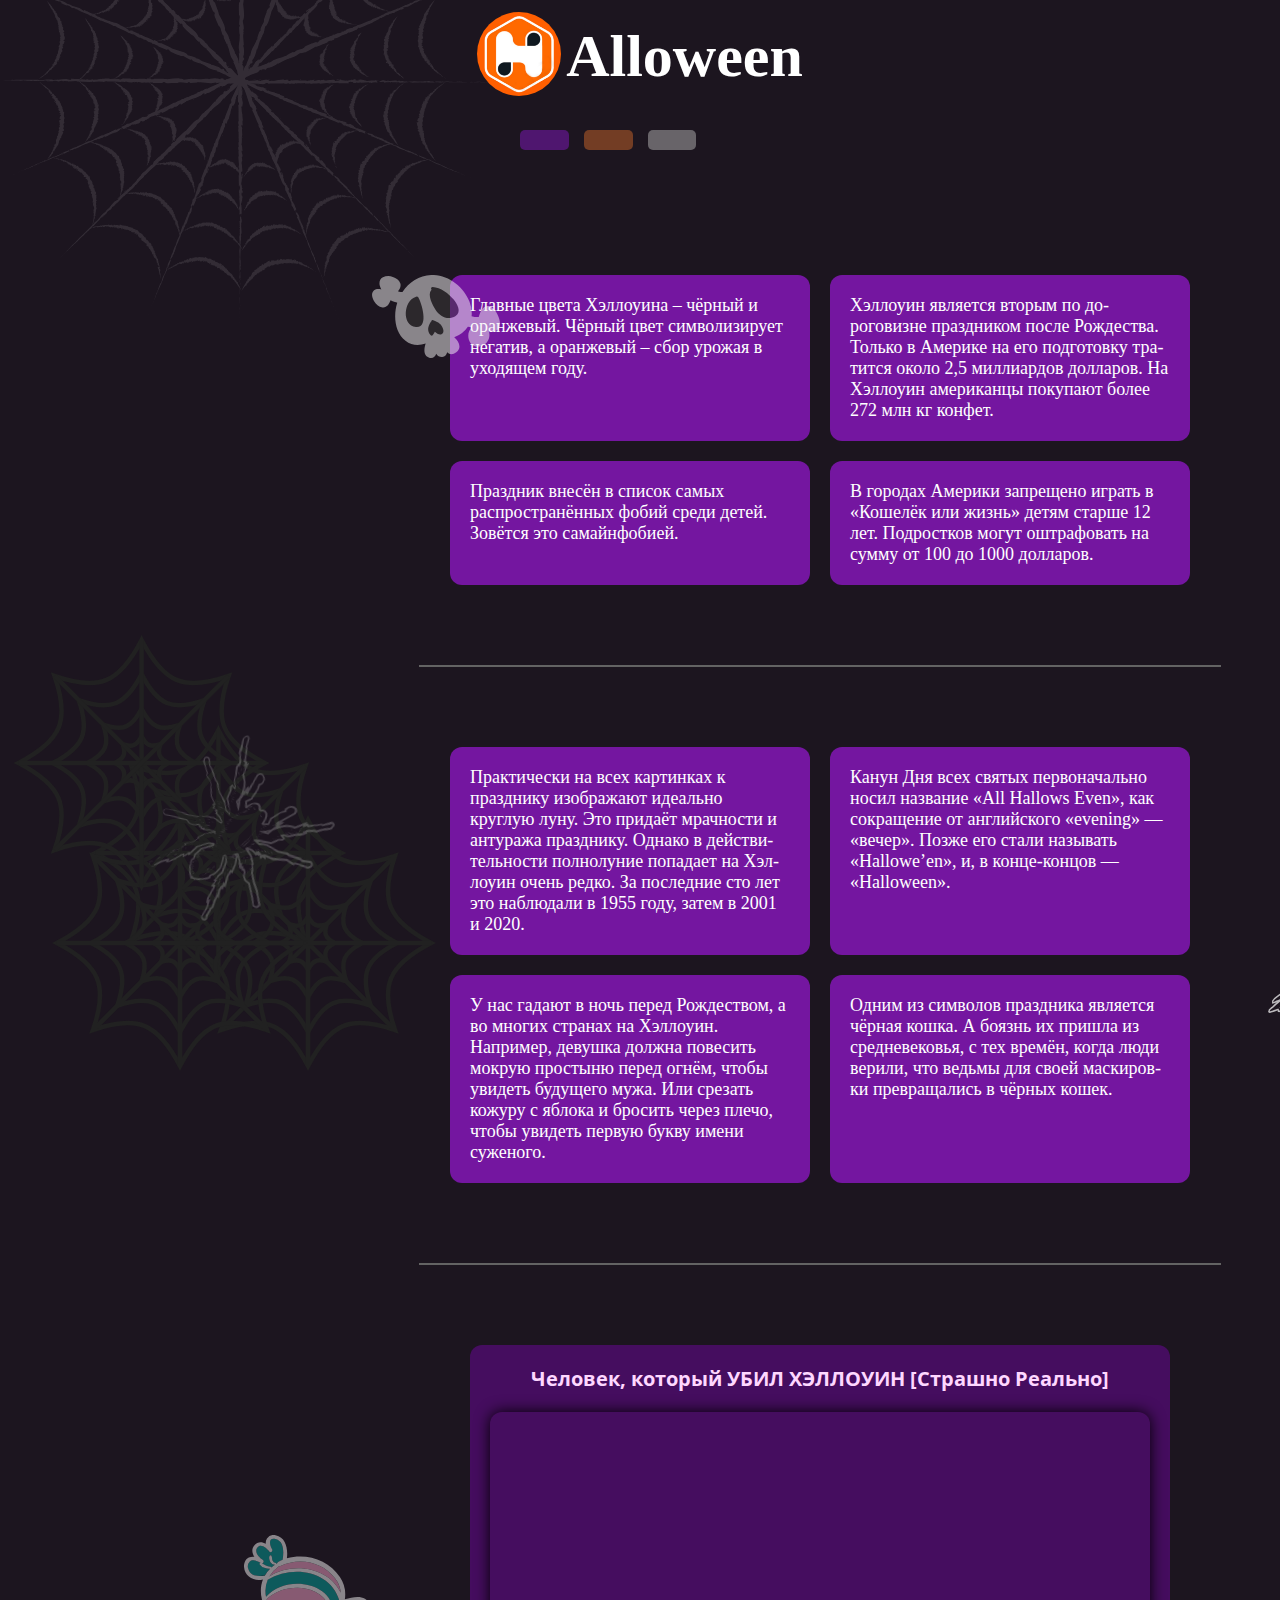
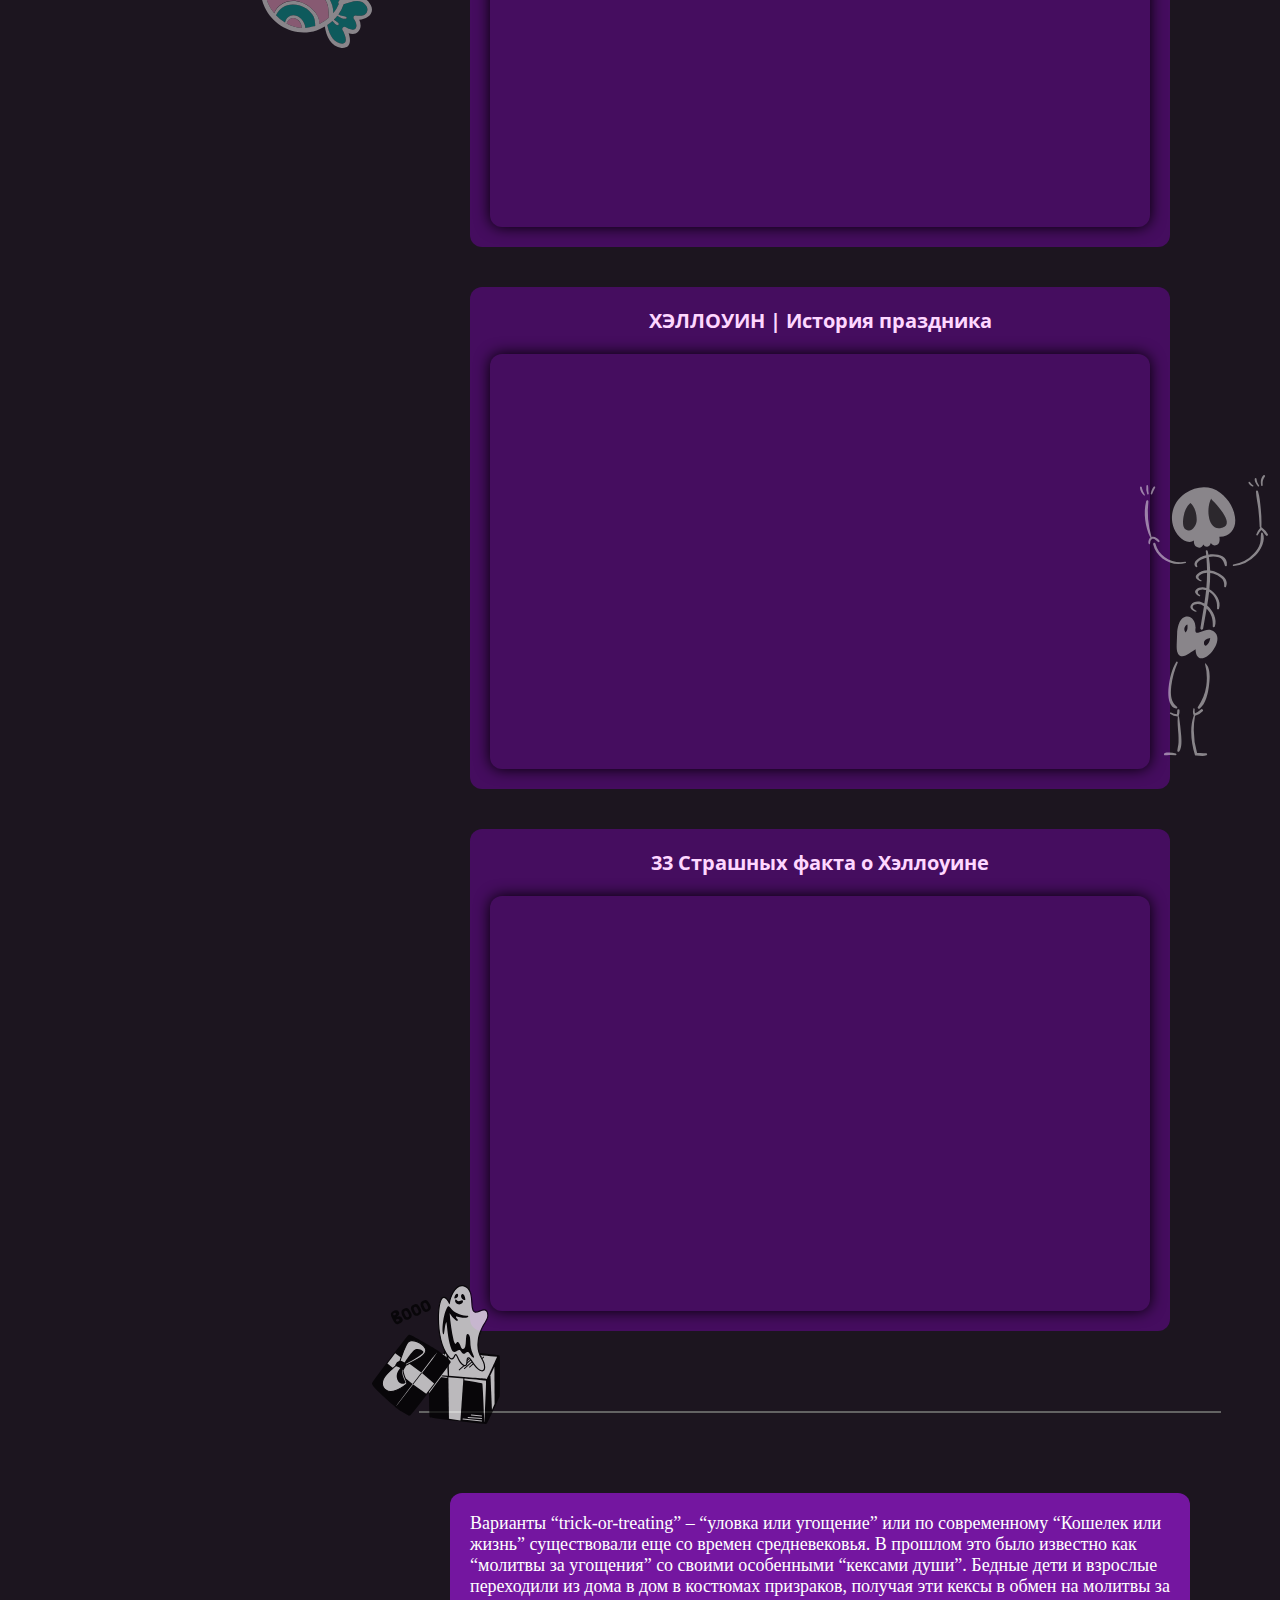
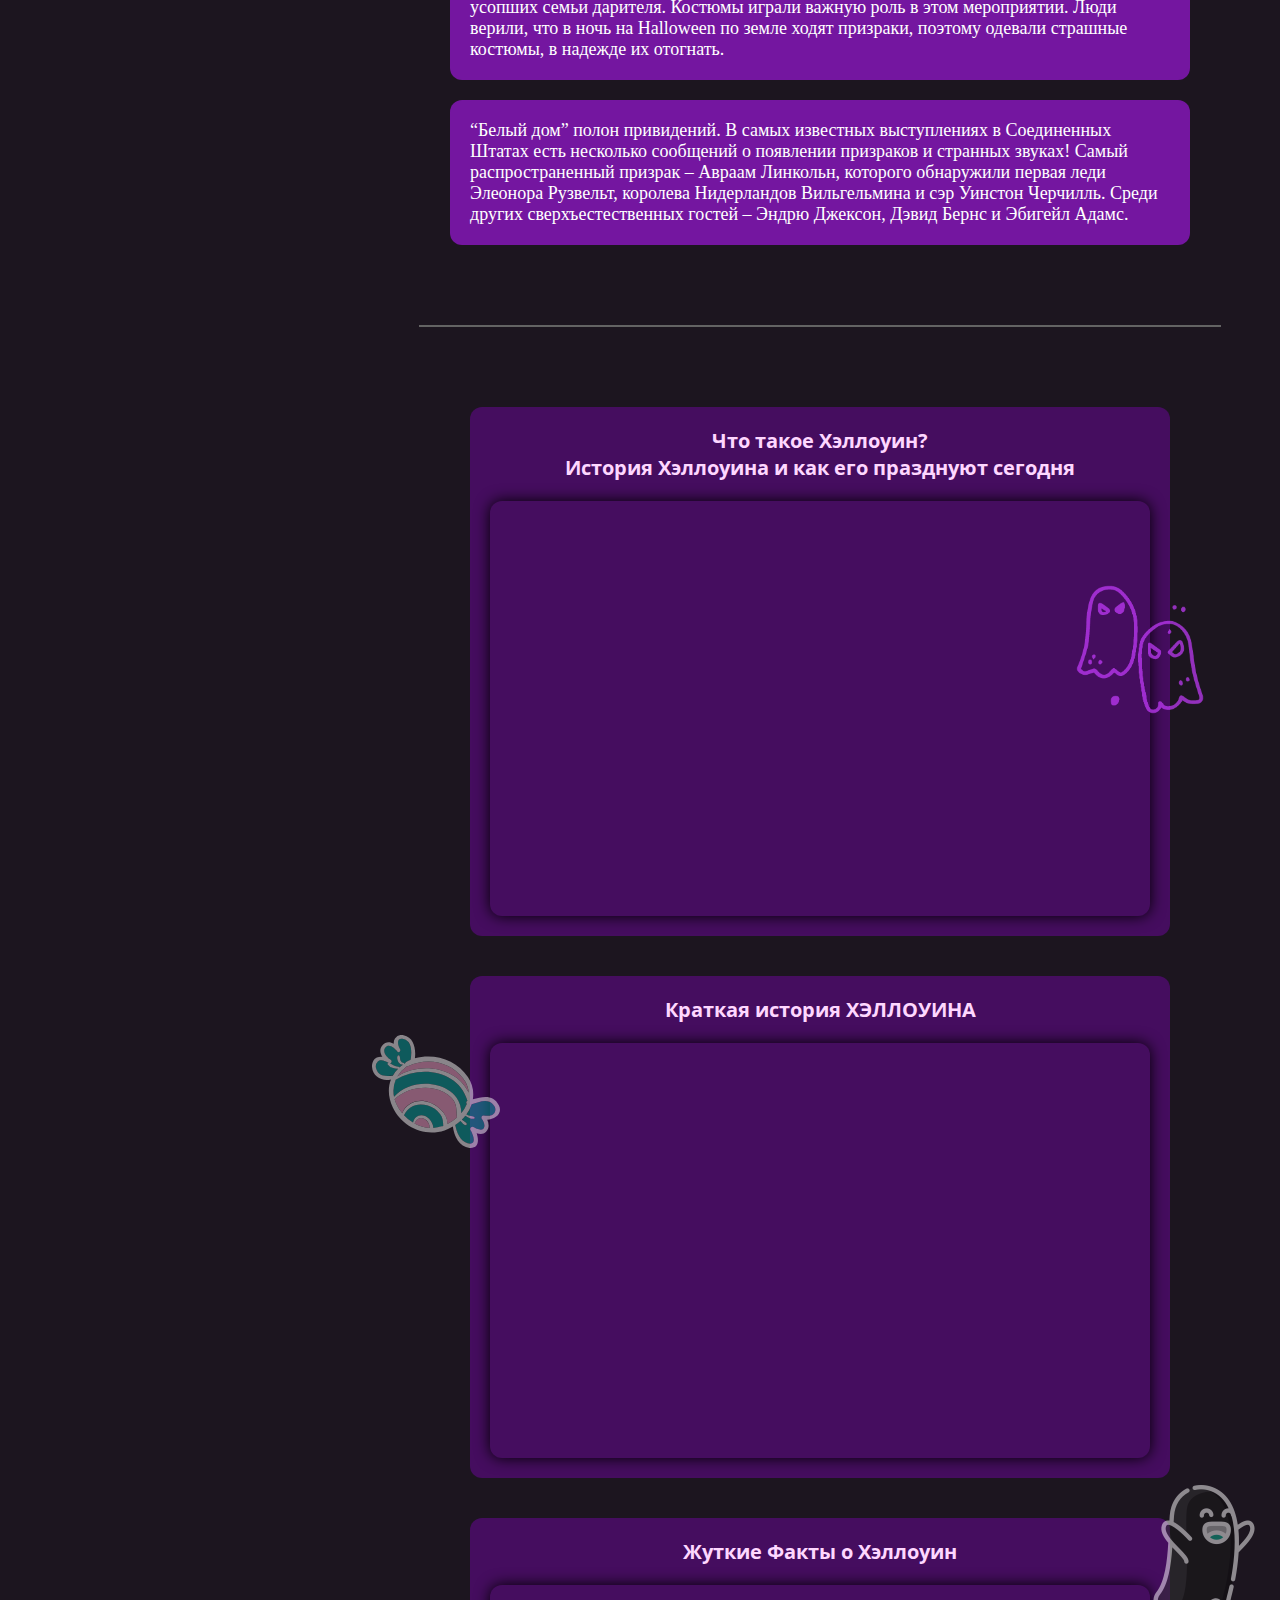
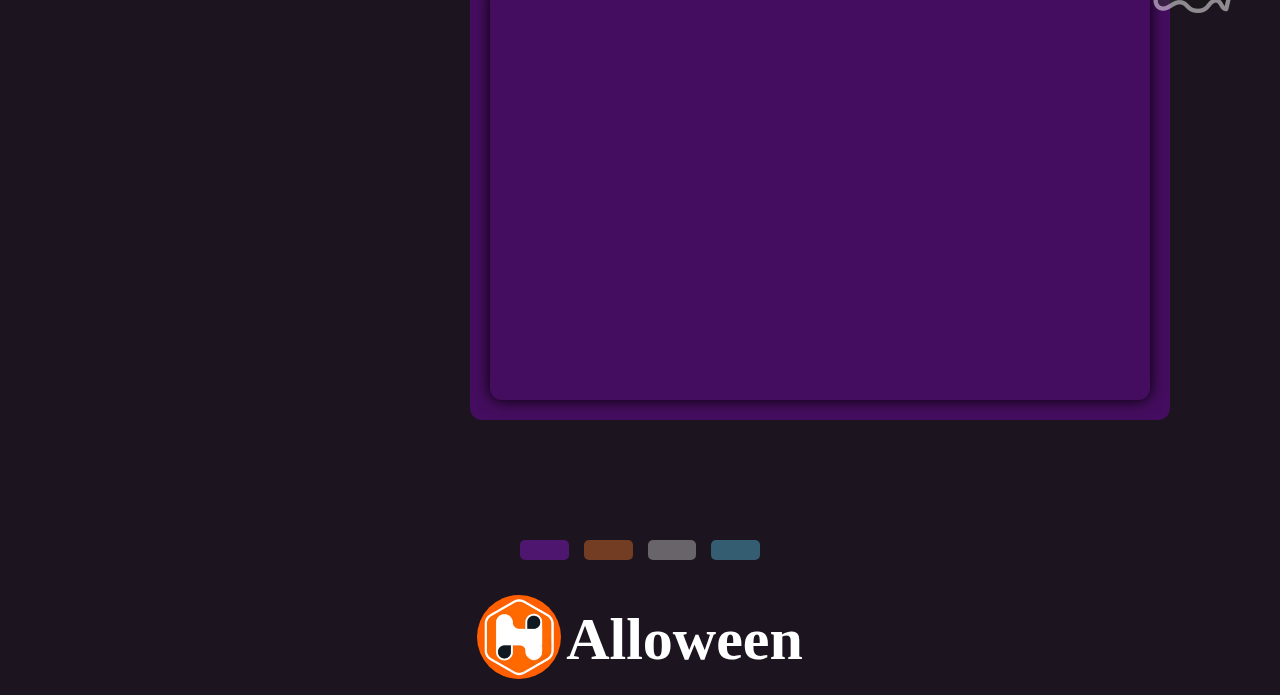
<file: evidence.html>
<!DOCTYPE html>
<html lang="en">
<head>
    <meta charset="UTF-8">
    <meta name="viewport" content="width=device-width, initial-scale=1.0">

    <link rel="stylesheet" href="css/evidence.css">
    <link rel="shortcut icon" href="images/spider (2).png" />

    <title>Evidence</title>
</head>
<body>
    <header class="header">
        <nav class="header__navigation">
            <section class="header__navigation__logo-caption">
                <figure>
                    <img class="header__navigation__logo" src="images/logo.jpg" alt="">
                </figure>
                <a href="index.html" class="header__navigation__caption">Alloween</a>
            </section>
        </nav>

        <div class="header__navigation__arrow" href="">
            <a href="evidence.html"></a>
            <a href="food.html"></a>
            <a href="stories.html"></a>
            <a href="crafts.html"></a>
        </div>
    </header>

    <main class="main">
        <img class="main__decor_static decor__network" src="images/network.svg" alt="">
        <img class="main__decor_static decor__network" src="images/network.svg" alt="">
        <img class="main__decor_static decor__network" src="images/network.svg" alt="">
        <img class="main__decor_static decor__network" src="images/network.svg" alt="">
        <img class="main__decor_static decor__spider" src="images/spider.svg" alt="">
        <img class="main__decor_static decor__network2" src="images/network2.svg" alt="">
        <img class="main__decor_absolute decor__network-duo" src="images/network_duo.svg" alt="">
        <img class="main__decor_absolute decor__skull" src="images/skull.svg" alt="">
        <img class="main__decor_absolute decor__raven" src="images/raven.svg" alt="">
        <img class="main__decor_absolute decor__candy" src="images/candy.svg" alt="">
        <img class="main__decor_absolute decor__skeleton" src="images/skeleton.svg" alt="">
        <img class="main__decor_absolute decor__ghost-in-box" src="images/ghost_in_box.svg" alt="">
        <img class="main__decor_absolute decor__ghost-pink" src="images/ghost_pink.png" alt="">
        <img class="main__decor_absolute decor__candy-2" src="images/candy.svg" alt="">
        <img class="main__decor_absolute decor__ghost-happy" src="images/ghost.png" alt="">


        <section class="section section-first">
            <div class="section__fact">
                <span class="section__fact__text">Главные цвета Хэллоуина – чёрный и оранжевый. Чёрный цвет символизиру­ет негатив, а оранжевый – сбор урожая в уходящем году.</span>
            </div>
            <div class="section__fact">
                <span class="section__fact__text">Хэллоуин является вторым по до­роговизне праздником после Рождества. Только в Америке на его подготовку тра­тится около 2,5 миллиардов долларов. На Хэллоуин американцы покупают более 272 млн кг конфет.</span>
            </div>
            <div class="section__fact">
                <span class="section__fact__text">Праздник внесён в список самых распространённых фобий среди детей. Зовётся это самайнфобией.</span>
            </div>
            <div class="section__fact">
                <span class="section__fact__text">В городах Америки запрещено играть в «Кошелёк или жизнь» детям старше 12 лет. Подростков могут оштрафовать на сумму от 100 до 1000 долларов.</span>
            </div>
        </section>

        <hr>

        <section class="section section-second">
            <div class="section__fact">
                <span class="section__fact__text">Практически на всех картинках к празднику изображают идеально круглую луну. Это придаёт мрачности и антуража празднику. Однако в действи­тельности полнолуние попадает на Хэл­лоуин очень редко. За последние сто лет это наблюдали в 1955 году, затем в 2001 и 2020.</span>
            </div>
            <div class="section__fact">
                <span class="section__fact__text">Канун Дня всех святых первона­чально носил название «All Hallows Even», как сокращение от английского «evening» — «вечер». Позже его стали называть «Hallowe’en», и, в конце-концов — «Halloween».</span>
            </div>
            <div class="section__fact">
                <span class="section__fact__text">У нас гадают в ночь перед Рожде­ством, а во многих странах на Хэллоуин. Например, девушка должна повесить мокрую простыню перед огнём, чтобы увидеть будущего мужа. Или срезать кожуру с яблока и бросить через плечо, чтобы увидеть первую букву имени суженого.</span>
            </div>
            <div class="section__fact">
                <span class="section__fact__text">Одним из символов праздника явля­ется чёрная кошка. А боязнь их пришла из средневековья, с тех времён, когда люди верили, что ведьмы для своей маскиров­ки превращались в чёрных кошек.</span>
            </div>
        </section>

        <hr>

        <section class="video">
            <div class="video__block">
                <span class="video__block__text-description">Человек, который УБИЛ ХЭЛЛОУИН [Страшно Реально]</span>
                <iframe
                    width="660"
                    height="415"
                    src="https://www.youtube.com/embed/dFeimaTDX84?si=6-IyREcB_US-cPbN"
                    title="YouTube video player"
                    frameborder="0"
                    allow="accelerometer; autoplay; clipboard-write; encrypted-media; gyroscope; picture-in-picture; web-share" 
                    allowfullscreen>
                </iframe>
            </div>

            <div class="video__block">
                <span class="video__block__text-description">ХЭЛЛОУИН | История праздника</span>
                <iframe
                    width="660"
                    height="415"
                    src="https://www.youtube.com/embed/tQooScrtuH8?si=v970DUmT3I5F-Qug"
                    title="YouTube video player"
                    frameborder="0"
                    allow="accelerometer; autoplay; clipboard-write; encrypted-media; gyroscope; picture-in-picture; web-share" 
                    allowfullscreen>
                </iframe>
            </div>

            <div class="video__block">
                <span class="video__block__text-description">33 Страшных факта о Хэллоуине</span>
                <iframe
                    width="660"
                    height="415"
                    src="https://www.youtube.com/embed/EO_telSVYwQ?si=Dvjw812zIM6tQlZs"
                    title="YouTube video player"
                    frameborder="0"
                    allow="accelerometer; autoplay; clipboard-write; encrypted-media; gyroscope; picture-in-picture; web-share" 
                    allowfullscreen>
                </iframe>
            </div>
        </section>

        <hr>

        <section class="section section-third">
            <div class="section__fact">
                <span class="section__fact__text">Варианты “trick-or-treating” – “уловка или угощение” или по современному “Кошелек или жизнь” существовали еще со времен средневековья. В прошлом это было известно как “молитвы за угощения” со своими особенными “кексами души”. Бедные дети и взрослые переходили из дома в дом в костюмах призраков, получая эти кексы в обмен на молитвы за усопших семьи дарителя. Костюмы играли важную роль в этом мероприятии. Люди верили, что в ночь на Halloween по земле ходят призраки, поэтому одевали страшные костюмы, в надежде их отогнать.</span>
            </div>
            <div class="section__fact">
                <span class="section__fact__text">“Белый дом” полон привидений.
                    В самых известных выступлениях в Соединенных Штатах есть несколько сообщений о появлении призраков и странных звуках! Самый распространенный призрак – Авраам Линкольн, которого обнаружили первая леди Элеонора Рузвельт, королева Нидерландов Вильгельмина и сэр Уинстон Черчилль. Среди других сверхъестественных гостей – Эндрю Джексон, Дэвид Бернс и Эбигейл Адамс.</span>
            </div>
        </section>

        <hr>

        <section class="video">
            <div class="video__block">
                <span class="video__block__text-description">Что такое Хэллоуин?<br>История Хэллоуина и как его празднуют сегодня</span>
                <iframe
                    width="660"
                    height="415"
                    src="https://www.youtube.com/embed/1t-3IF1jUfg?si=0pekW-1xVe7QhHDh"
                    title="YouTube video player"
                    frameborder="0"
                    allow="accelerometer; autoplay; clipboard-write; encrypted-media; gyroscope; picture-in-picture; web-share" 
                    allowfullscreen>
                </iframe>
            </div>

            <div class="video__block">
                <span class="video__block__text-description">Краткая история ХЭЛЛОУИНА</span>
                <iframe
                    width="660"
                    height="415"
                    src="https://www.youtube.com/embed/BKGdH-lhA_Q?si=jE37JpbWTlnAl8jR"
                    title="YouTube video player"
                    frameborder="0"
                    allow="accelerometer; autoplay; clipboard-write; encrypted-media; gyroscope; picture-in-picture; web-share" 
                    allowfullscreen>
                </iframe>
            </div>

            <div class="video__block">
                <span class="video__block__text-description">Жуткие Факты о Хэллоуин</span>
                <iframe
                    width="660"
                    height="415"
                    src="https://www.youtube.com/embed/kKdzX02_h8c?si=T1BixRVFWewBeTA0"
                    title="YouTube video player"
                    frameborder="0"
                    allow="accelerometer; autoplay; clipboard-write; encrypted-media; gyroscope; picture-in-picture; web-share" 
                    allowfullscreen>
                </iframe>
            </div>
        </section>
    </main>


    <footer class="footer">
        <div class="footer__navigation__arrow">
            <a href="evidence.html"></a>
            <a href="food.html"></a>
            <a href="stories.html"></a>
            <a href="crafts.html"></a>
        </div>

        <nav class="footer__navigation">
            <section class="footer__navigation__logo-caption">
                <figure>
                    <img class="footer__navigation__logo" src="images/logo.jpg" alt="">
                </figure>
                <a href="index.html" class="header__navigation__caption">Alloween</a>
            </section>
        </nav>
    </footer>

</body>
</html>
</file>
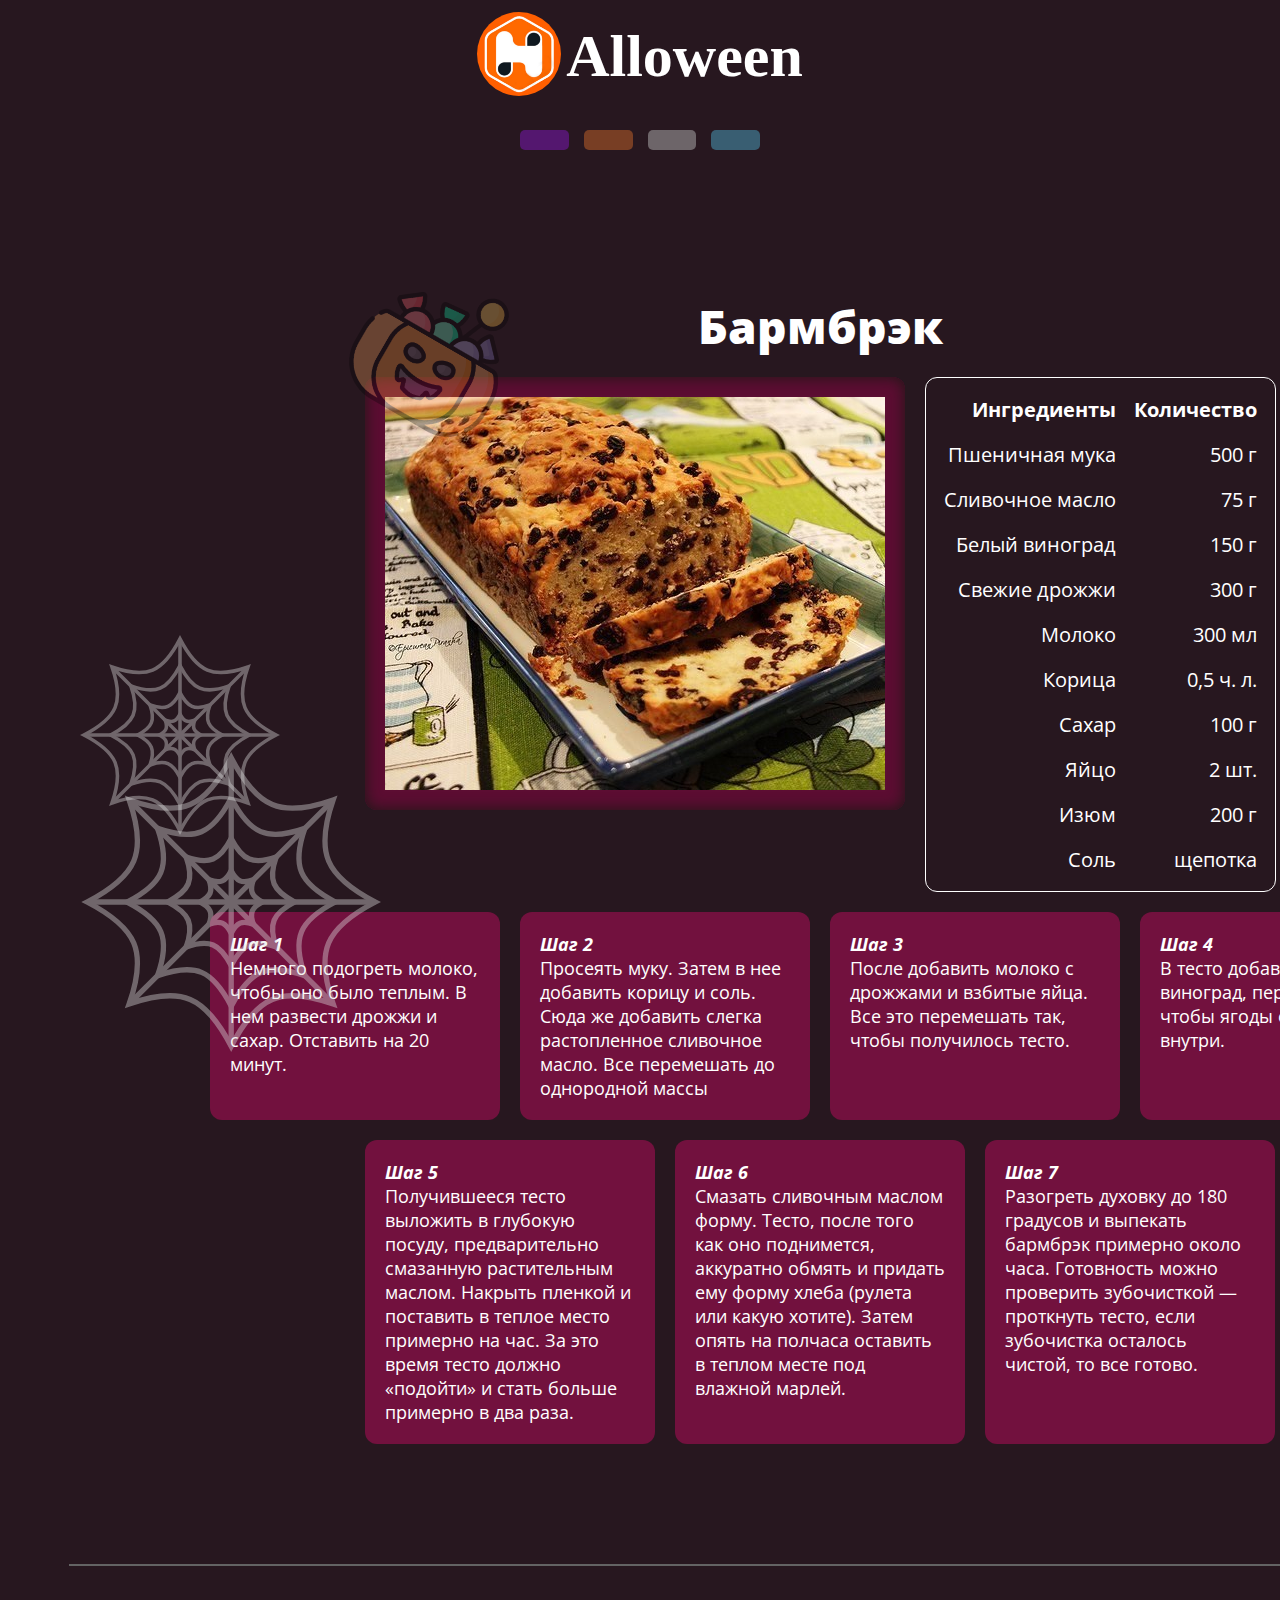
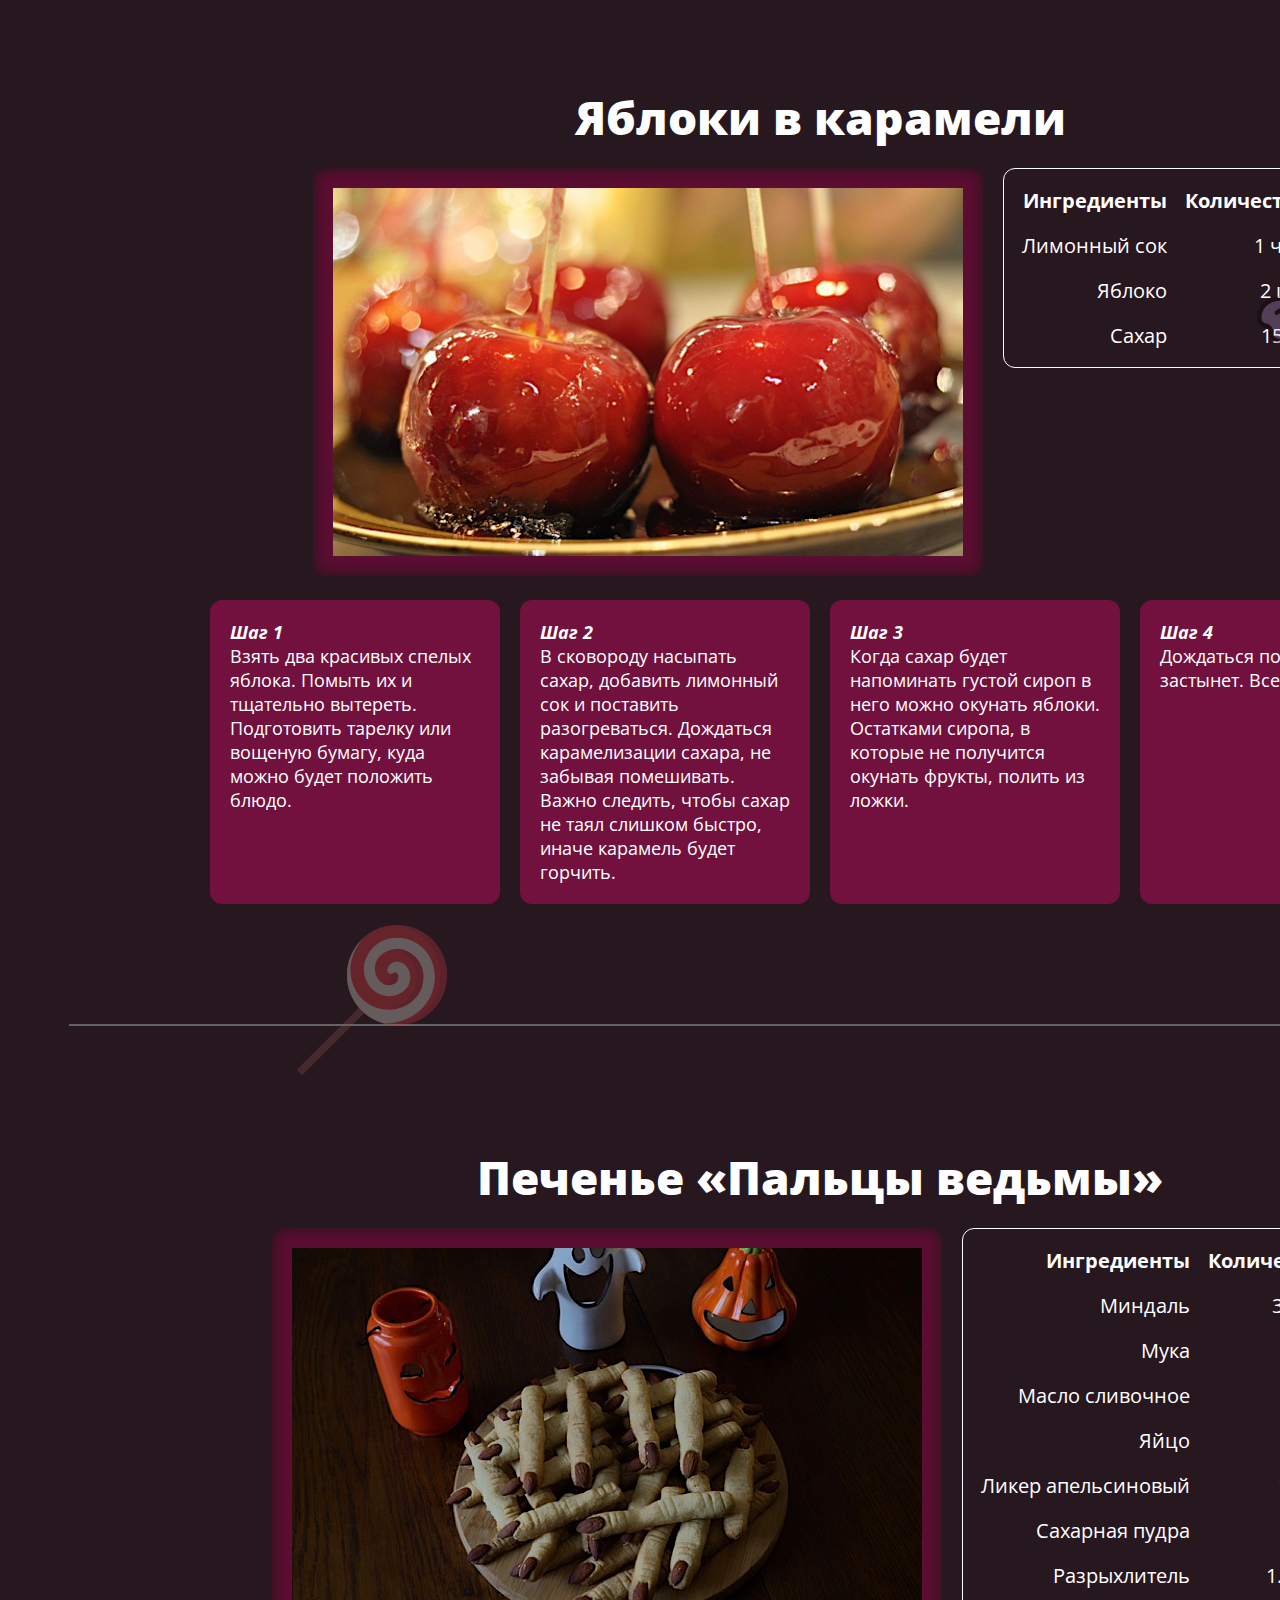
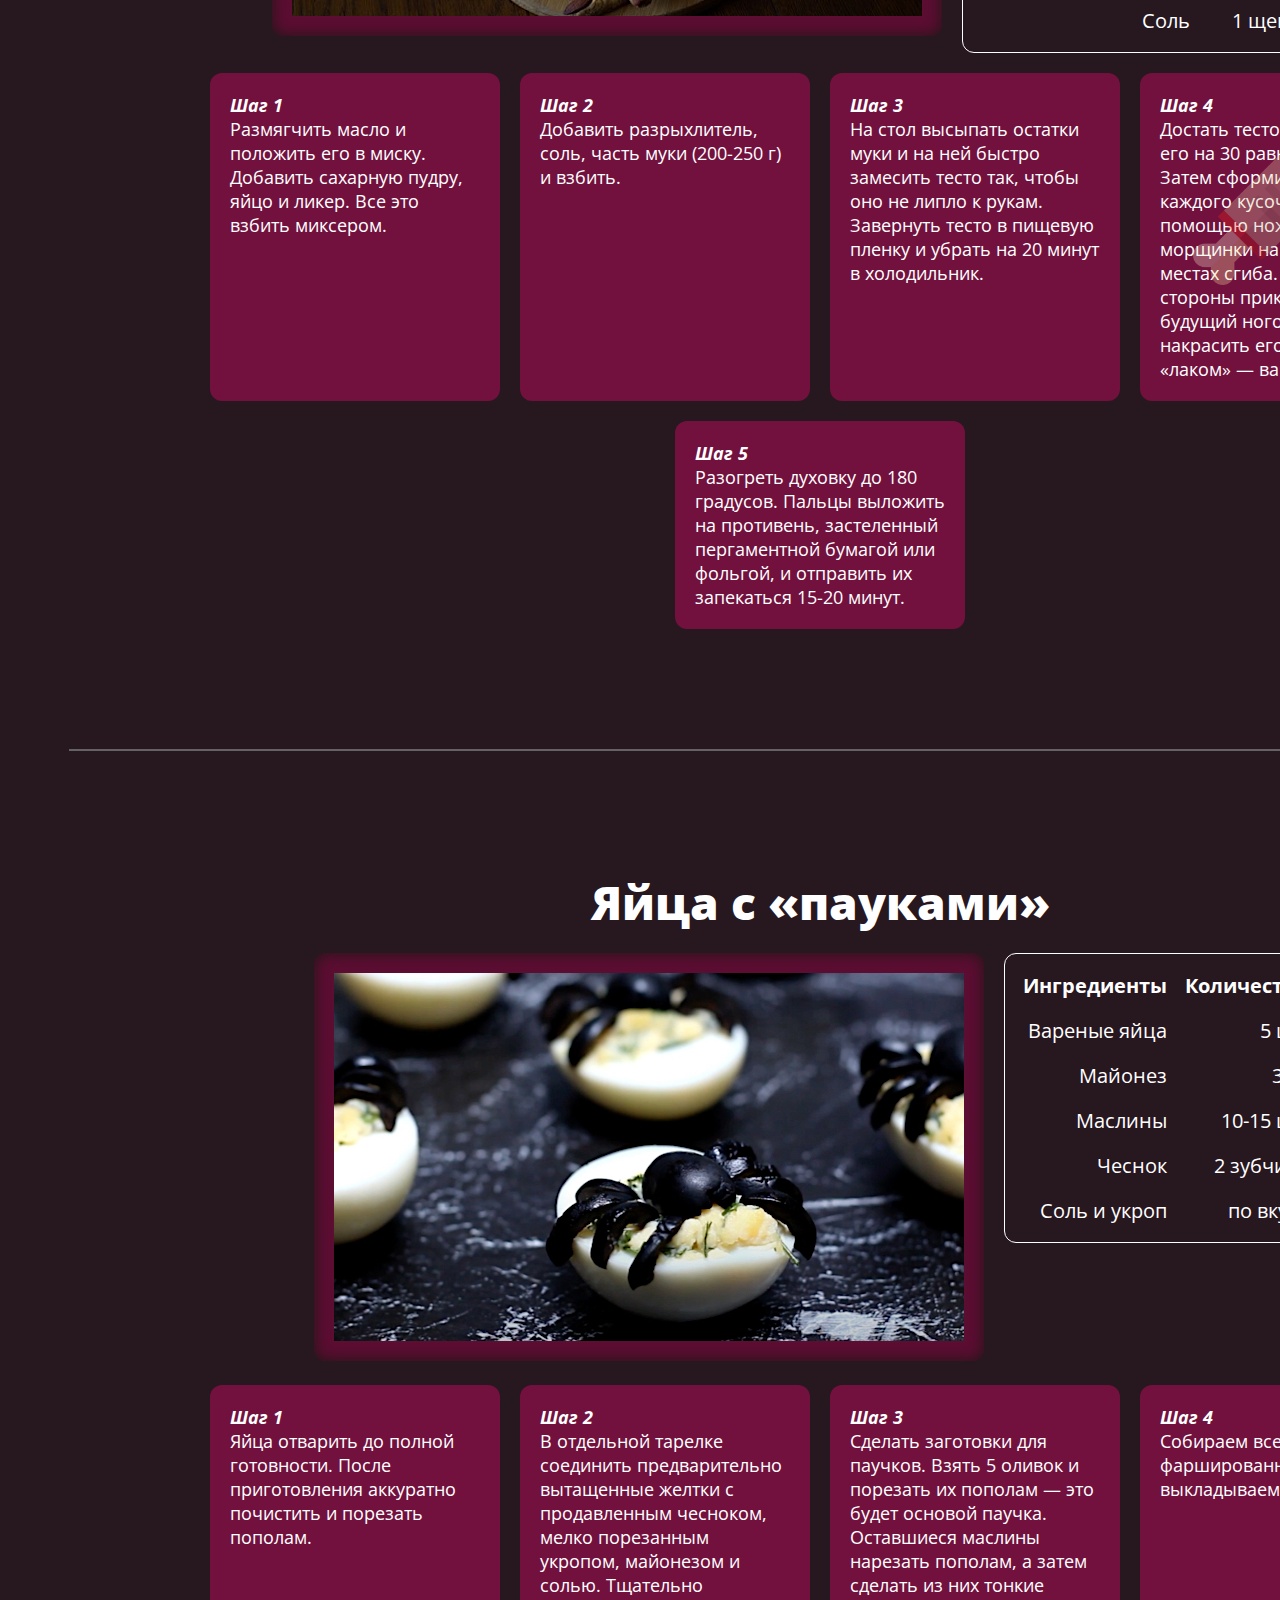
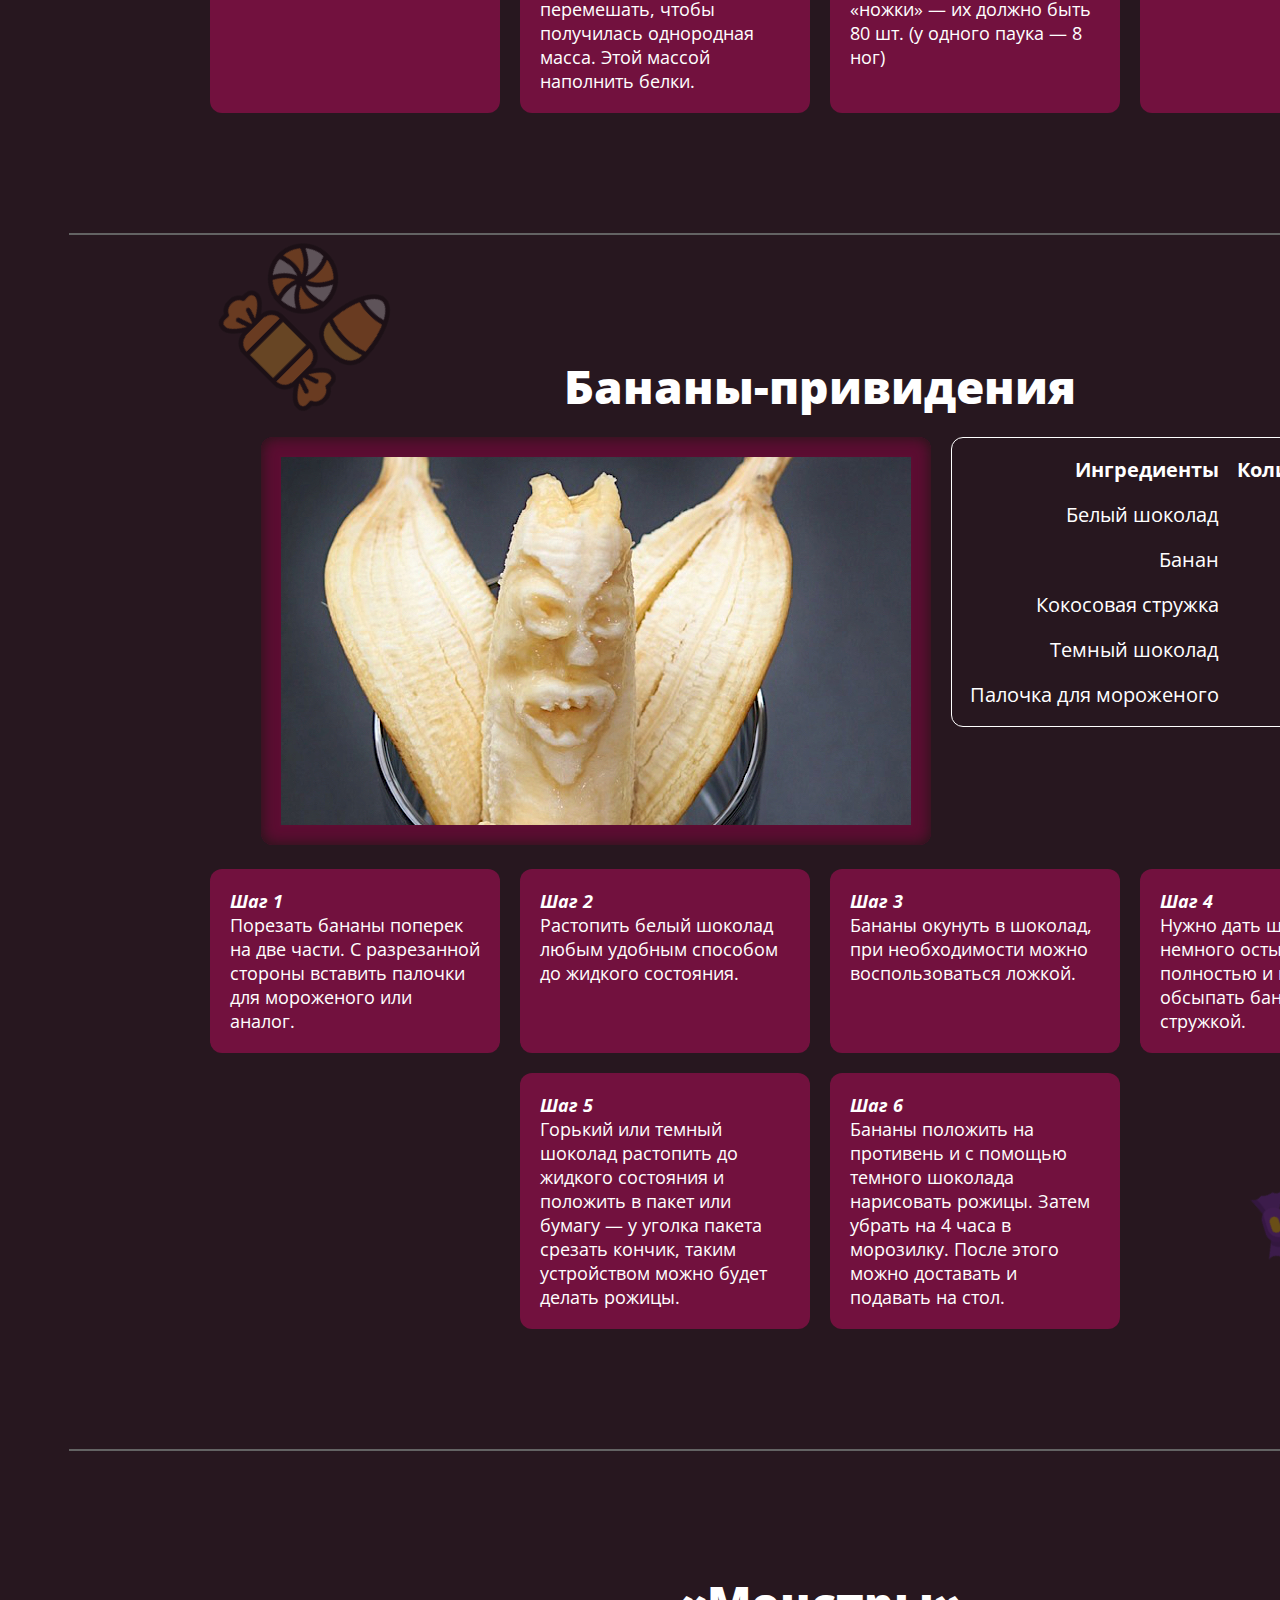
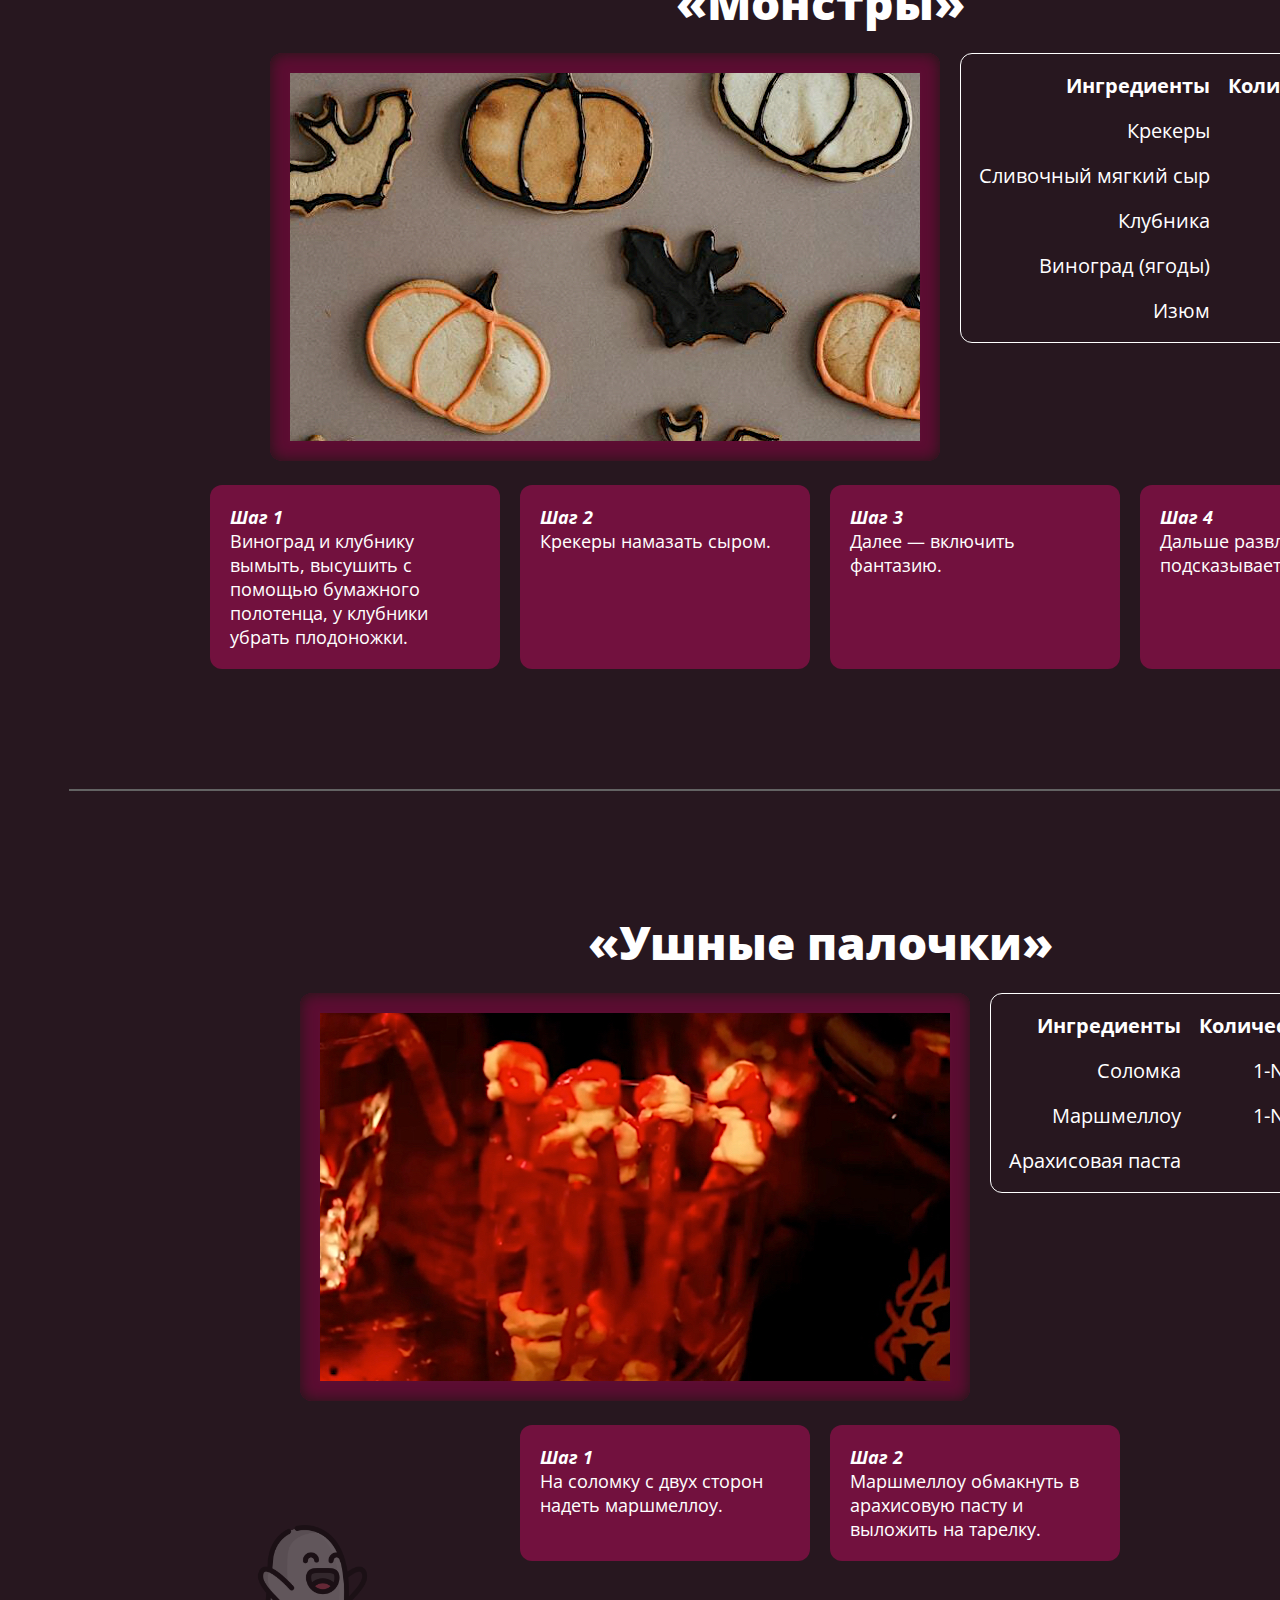
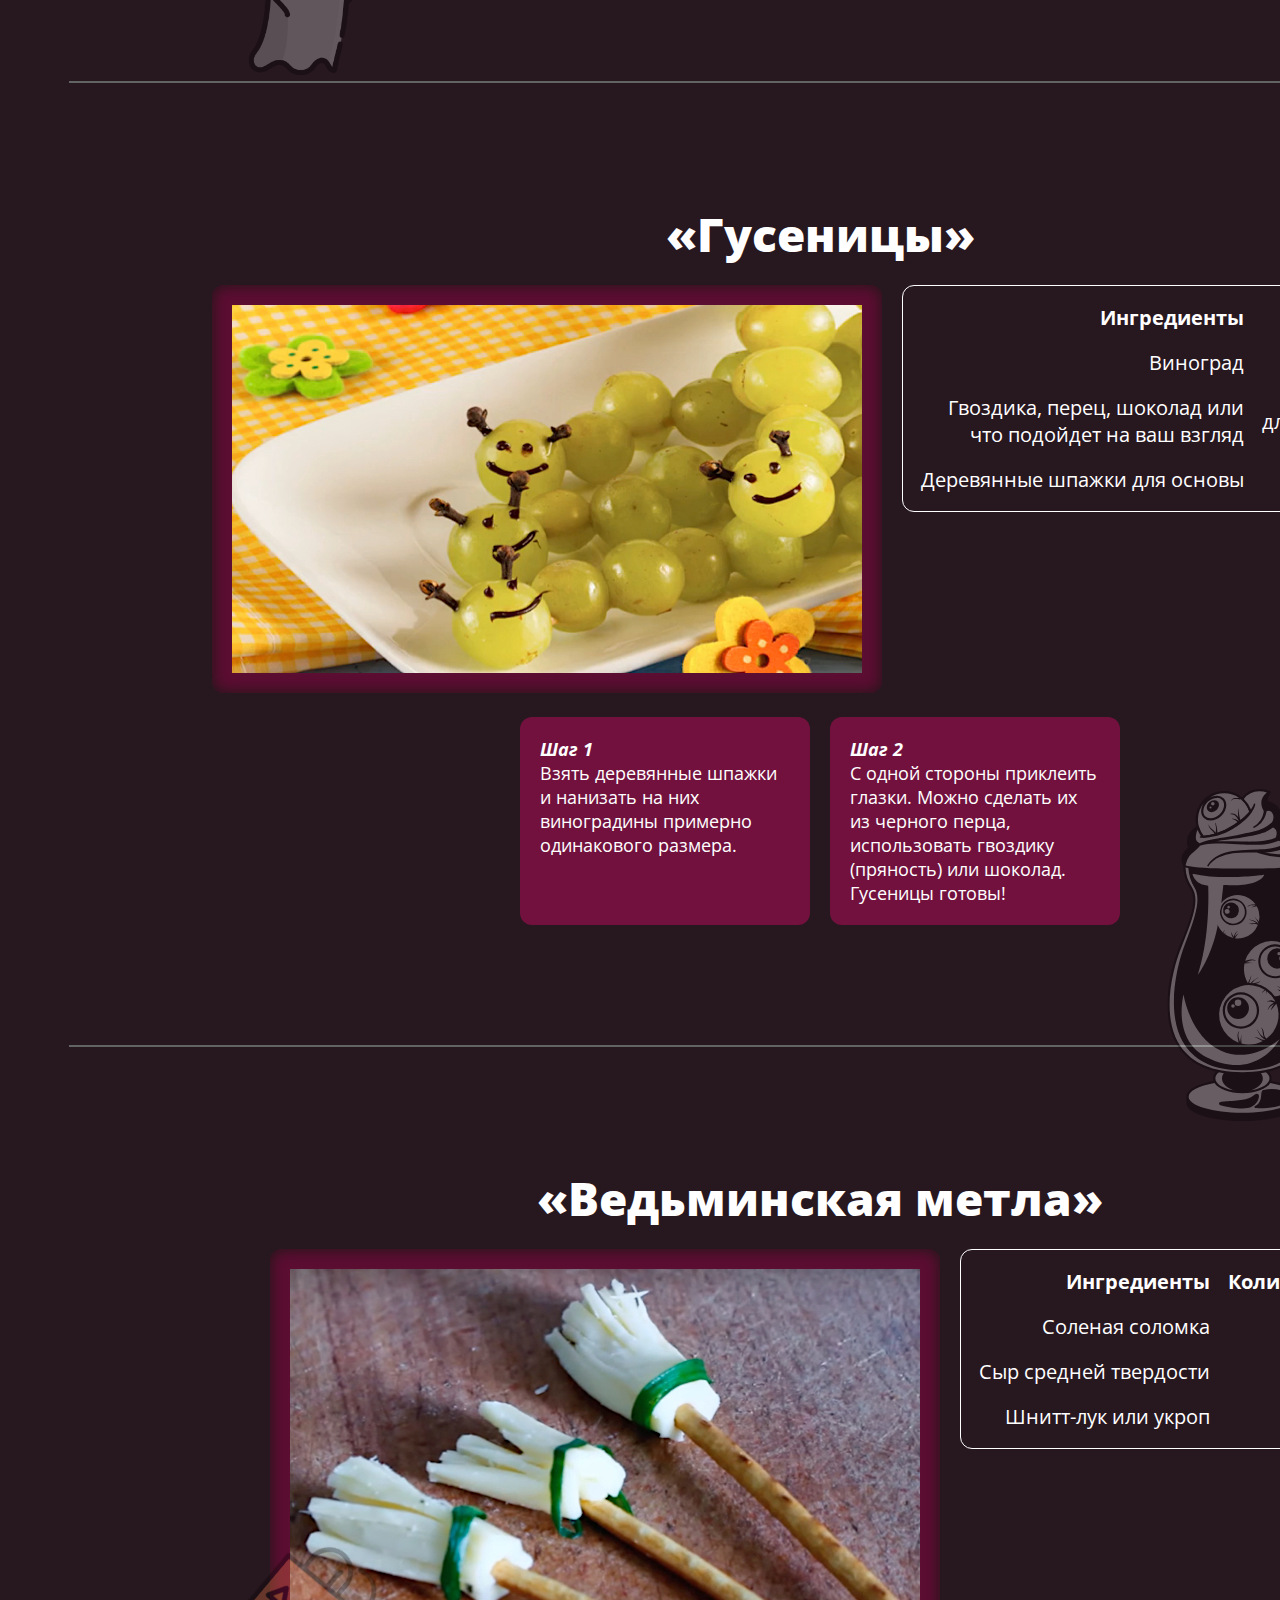
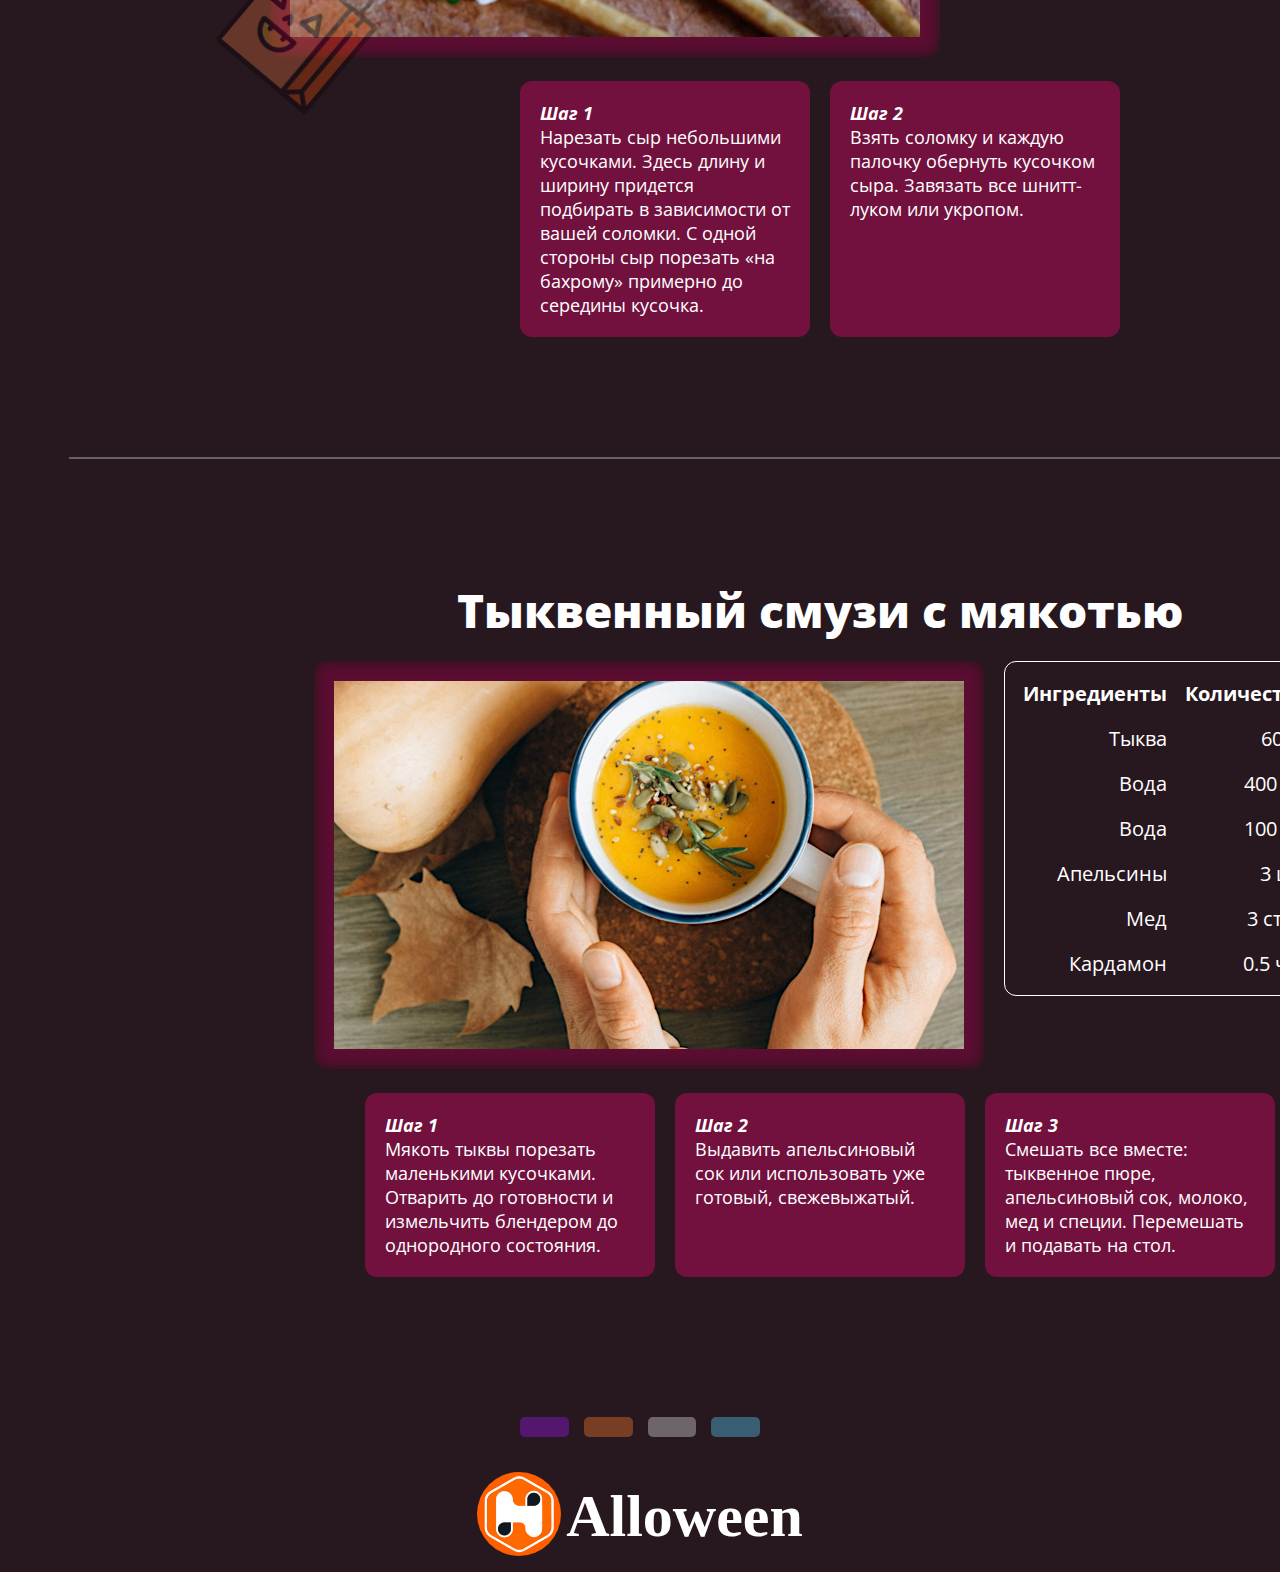
<file: food.html>
<!DOCTYPE html>
<html lang="en">
<head>
    <meta charset="UTF-8">
    <meta name="viewport" content="width=device-width, initial-scale=1.0">

    <link rel="stylesheet" href="css/food.css">
    <link rel="shortcut icon" href="images/finger.png" />


    <title>Food</title>
</head>
<body>
    <header class="header">
        <nav class="header__navigation">
            <section class="header__navigation__logo-caption">
                <figure>
                    <img class="header__navigation__logo" src="images/logo.jpg" alt="">
                </figure>
                <a href="index.html" class="header__navigation__caption">Alloween</a>
            </section>
        </nav>

        <div class="header__navigation__arrow" href="">
            <a href="evidence.html"></a>
            <a href="food.html"></a>
            <a href="stories.html"></a>
            <a href="crafts.html"></a>
        </div>
    </header>

    <main class="main">
        <img src="images/pumpkin (1).png" alt="" class="main__decor_fixed decor_pumpkin_fixed">
        <img src="images/network.svg" alt="" class="main__decor_fixed decor__network_fixed">
        <img src="images/network.svg" alt="" class="main__decor_fixed decor__network_fixed">
        
        <img src="images/candy-bag.png" alt="" class="main__decor_absolute decor__candy-bag">
        <img src="images/candy1.png" alt="" class="main__decor_absolute decor__candy1">
        <img src="images/lollipop.png" alt="" class="main__decor_absolute decor__lollipop">
        <img src="images/finger.png" alt="" class="main__decor_absolute decor__finger">
        <img src="images/halloween-candy.png" alt="" class="main__decor_absolute decor__halloween-candy">
        <img src="images/bag.png" alt="" class="main__decor_absolute decor__bag">
        <img src="images/candy.png" alt="" class="main__decor_absolute decor__candy">
        <img src="images/ghost.png" alt="" class="main__decor_absolute decor__ghost">
        <img src="images/cocktail.svg" alt="" class="main__decor_absolute decor__cocktail">


        <section class="section section-first">
            <span class="section__food-name">Бармбрэк</span>
            <div class="section__block">
                <figure>
                    <img class="section__food-image" src="images/Barmbreck.jpg" alt="">
                </figure>
                <table>
                    <tr>
                        <th>Ингредиенты</th>
                        <th>Количество</th>
                    </tr>
                    <tr>
                        <td>Пшеничная мука</td>
                        <td>500 г</td>
                    </tr>
                    <tr>
                        <td>Сливочное масло</td>
                        <td>75 г</td>
                    </tr>
                    <tr>
                        <td>Белый виноград</td>
                        <td>150 г</td>
                    </tr>
                    <tr>
                        <td>Свежие дрожжи</td>
                        <td>300 г</td>
                    </tr>
                    <tr>
                        <td>Молоко</td>
                        <td>300 мл</td>
                    </tr>
                    <tr>
                        <td>Корица</td>
                        <td>0,5 ч. л.</td>
                    </tr>
                    <tr>
                        <td>Сахар</td>
                        <td>100 г</td>
                    </tr>
                    <tr>
                        <td>Яйцо</td>
                        <td>2 шт.</td>
                    </tr>
                    <tr>
                        <td>Изюм</td>
                        <td>200 г</td>
                    </tr>
                    <tr>
                        <td>Соль</td>
                        <td>щепотка</td>
                    </tr>
                </table>
            </div>

            <div class="section__block">
                <article class="section__block__step">
                    <b><i>Шаг 1</i></b><br>
                    Немного подогреть молоко, чтобы оно было теплым. В нем развести дрожжи и сахар. Отставить на 20 минут.
                </article>
                <article class="section__block__step">
                    <b><i>Шаг 2</i></b><br>
                    Просеять муку. Затем в нее добавить корицу и соль. Сюда же добавить слегка растопленное сливочное масло. Все перемешать до однородной массы
                </article>
                <article class="section__block__step">
                    <b><i>Шаг 3</i></b><br>
                    После добавить молоко с дрожжами и взбитые яйца. Все это перемешать так, чтобы получилось тесто.
                </article>
                <article class="section__block__step">
                    <b><i>Шаг 4</i></b><br>
                    В тесто добавить изюм и виноград, перемешать, чтобы ягоды оказались внутри.
                </article>
                <article class="section__block__step">
                    <b><i>Шаг 5</i></b><br>
                    Получившееся тесто выложить в глубокую посуду, предварительно смазанную растительным маслом. Накрыть пленкой и поставить в теплое место примерно на час. За это время тесто должно «подойти» и стать больше примерно в два раза.
                </article>
                <article class="section__block__step">
                    <b><i>Шаг 6</i></b><br>
                    Смазать сливочным маслом форму. Тесто, после того как оно поднимется, аккуратно обмять и придать ему форму хлеба (рулета или какую хотите). Затем опять на полчаса оставить в теплом месте под влажной марлей.
                </article>
                <article class="section__block__step">
                    <b><i>Шаг 7</i></b><br>
                    Разогреть духовку до 180 градусов и выпекать бармбрэк примерно около часа. Готовность можно проверить зубочисткой — проткнуть тесто, если зубочистка осталось чистой, то все готово.
                </article>
            </div>

            <hr>

            <span class="section__food-name">Яблоки в карамели</span>
            <div class="section__block">
                <figure>
                    <img class="section__food-image" src="images/caramel_apples.jpg" alt="">
                </figure>
                <table>
                    <tr>
                        <th>Ингредиенты</th>
                        <th>Количество</th>
                    </tr>
                    <tr>
                        <td>Лимонный сок</td>
                        <td>1 ч. л.</td>
                    </tr>
                    <tr>
                        <td>Яблоко</td>
                        <td>2 шт.</td>
                    </tr>
                    <tr>
                        <td>Сахар</td>
                        <td>150 г</td>
                    </tr>
                </table>
            </div>

            <div class="section__block">
                <article class="section__block__step">
                    <b><i>Шаг 1</i></b><br>
                    Взять два красивых спелых яблока. Помыть их и тщательно вытереть. Подготовить тарелку или вощеную бумагу, куда можно будет положить блюдо.
                </article>
                <article class="section__block__step">
                    <b><i>Шаг 2</i></b><br>
                    В сковороду насыпать сахар, добавить лимонный сок и поставить разогреваться. Дождаться карамелизации сахара, не забывая помешивать. Важно следить, чтобы сахар не таял слишком быстро, иначе карамель будет горчить.
                </article>
                <article class="section__block__step">
                    <b><i>Шаг 3</i></b><br>
                    Когда сахар будет напоминать густой сироп в него можно окунать яблоки. Остатками сиропа, в которые не получится окунать фрукты, полить из ложки.
                </article>
                <article class="section__block__step">
                    <b><i>Шаг 4</i></b><br>
                    Дождаться пока карамель застынет. Все готово!
                </article>
            </div>

            <hr>

            <span class="section__food-name">Печенье «Пальцы ведьмы»</span>
            <div class="section__block">
                <figure>
                    <img class="section__food-image" src="images/witch's_fingers.jpg" alt="">
                </figure>
                <table>
                    <tr>
                        <th>Ингредиенты</th>
                        <th>Количество</th>
                    </tr>
                    <tr>
                        <td>Миндаль</td>
                        <td>30 шт.</td>
                    </tr>
                    <tr>
                        <td>Мука</td>
                        <td>300 г</td>
                    </tr>
                    <tr>
                        <td>Масло сливочное</td>
                        <td>110 г</td>
                    </tr>
                    <tr>
                        <td>Яйцо</td>
                        <td>1 шт.</td>
                    </tr>
                    <tr>
                        <td>Ликер апельсиновый</td>
                        <td>15 мл</td>
                    </tr>
                    <tr>
                        <td>Сахарная пудра</td>
                        <td>100г</td>
                    </tr>
                    <tr>
                        <td>Разрыхлитель</td>
                        <td>1.5 ч.л.</td>
                    </tr>
                    <tr>
                        <td>Соль</td>
                        <td>1 щепотка<td>
                    </tr>
                </table>
            </div>

            <div class="section__block">
                <article class="section__block__step">
                    <b><i>Шаг 1</i></b><br>
                    Размягчить масло и положить его в миску. Добавить сахарную пудру, яйцо и ликер. Все это взбить миксером.
                </article>
                <article class="section__block__step">
                    <b><i>Шаг 2</i></b><br>
                    Добавить разрыхлитель, соль, часть муки (200-250 г) и взбить.
                </article>
                <article class="section__block__step">
                    <b><i>Шаг 3</i></b><br>
                    На стол высыпать остатки муки и на ней быстро замесить тесто так, чтобы оно не липло к рукам. Завернуть тесто в пищевую пленку и убрать на 20 минут в холодильник.
                </article>
                <article class="section__block__step">
                    <b><i>Шаг 4</i></b><br>
                    Достать тесто и порезать его на 30 равных частей. Затем сформировать из каждого кусочка пальцы, с помощью ножа сделать морщинки на пальцах в местах сгиба. С одной стороны прикрепить будущий ноготь-миндаль и накрасить его красным «лаком» — вареньем.
                </article>
                <article class="section__block__step">
                    <b><i>Шаг 5</i></b><br>
                    Разогреть духовку до 180 градусов. Пальцы выложить на противень, застеленный пергаментной бумагой или фольгой, и отправить их запекаться 15-20 минут.
                </article>
            </div>

            <hr>

            <span class="section__food-name">Яйца с «пауками»</span>
            <div class="section__block">
                <figure>
                    <img class="section__food-image" src="images/spider_eggs.jpg" alt="">
                </figure>
                <table>
                    <tr>
                        <th>Ингредиенты</th>
                        <th>Количество</th>
                    </tr>
                    <tr>
                        <td>Вареные яйца</td>
                        <td>5 шт.</td>
                    </tr>
                    <tr>
                        <td>Майонез</td>
                        <td>30 г</td>
                    </tr>
                    <tr>
                        <td>Маслины</td>
                        <td>10-15 шт.</td>
                    </tr>
                    <tr>
                        <td>Чеснок</td>
                        <td>2 зубчика</td>
                    </tr>
                    <tr>
                        <td>Соль и укроп</td>
                        <td>по вкусу</td>
                    </tr>
                </table>
            </div>

            <div class="section__block">
                <article class="section__block__step">
                    <b><i>Шаг 1</i></b><br>
                    Яйца отварить до полной готовности. После приготовления аккуратно почистить и порезать пополам.
                </article>
                <article class="section__block__step">
                    <b><i>Шаг 2</i></b><br>
                    В отдельной тарелке соединить предварительно вытащенные желтки с продавленным чесноком, мелко порезанным укропом, майонезом и солью. Тщательно перемешать, чтобы получилась однородная масса. Этой массой наполнить белки.
                </article>
                <article class="section__block__step">
                    <b><i>Шаг 3</i></b><br>
                    Сделать заготовки для паучков. Взять 5 оливок и порезать их пополам — это будет основой паучка. Оставшиеся маслины нарезать пополам, а затем сделать из них тонкие «ножки» — их должно быть 80 шт. (у одного паука — 8 ног)
                </article>
                <article class="section__block__step">
                    <b><i>Шаг 4</i></b><br>
                    Собираем все вместе. На фаршированное яйцо выкладываем паучка.
                </article>
            </div>

            <hr>

            <span class="section__food-name">Бананы-привидения</span>
            <div class="section__block">
                <figure>
                    <img class="section__food-image" src="images/bananes_ghosts.jpg" alt="">
                </figure>
                <table>
                    <tr>
                        <th>Ингредиенты</th>
                        <th>Количество</th>
                    </tr>
                    <tr>
                        <td>Белый шоколад</td>
                        <td>80 г</td>
                    </tr>
                    <tr>
                        <td>Банан</td>
                        <td>2 шт.</td>
                    </tr>
                    <tr>
                        <td>Кокосовая стружка</td>
                        <td>40 г</td>
                    </tr>
                    <tr>
                        <td>Темный шоколад</td>
                        <td>10 г</td>
                    </tr>
                    <tr>
                        <td>Палочка для мороженого</td>
                        <td>4 шт.</td>
                    </tr>
                </table>
            </div>

            <div class="section__block">
                <article class="section__block__step">
                    <b><i>Шаг 1</i></b><br>
                    Порезать бананы поперек на две части. С разрезанной стороны вставить палочки для мороженого или аналог.
                </article>
                <article class="section__block__step">
                    <b><i>Шаг 2</i></b><br>
                    Растопить белый шоколад любым удобным способом до жидкого состояния.
                </article>
                <article class="section__block__step">
                    <b><i>Шаг 3</i></b><br>
                    Бананы окунуть в шоколад, при необходимости можно воспользоваться ложкой.
                </article>
                <article class="section__block__step">
                    <b><i>Шаг 4</i></b><br>
                    Нужно дать шоколаду немного остыть, но не полностью и в этот момент обсыпать бананы коксовой стружкой.
                </article>
                <article class="section__block__step">
                    <b><i>Шаг 5</i></b><br>
                    Горький или темный шоколад растопить до жидкого состояния и положить в пакет или бумагу — у уголка пакета срезать кончик, таким устройством можно будет делать рожицы.
                </article>
                <article class="section__block__step">
                    <b><i>Шаг 6</i></b><br>
                    Бананы положить на противень и с помощью темного шоколада нарисовать рожицы. Затем убрать на 4 часа в морозилку.
                    После этого можно доставать и подавать на стол.
                </article>
            </div>

            <hr>

            <span class="section__food-name">«Монстры»</span>
            <div class="section__block">
                <figure>
                    <img class="section__food-image" src="images/monsters.jpg" alt="">
                </figure>
                <table>
                    <tr>
                        <th>Ингредиенты</th>
                        <th>Количество</th>
                    </tr>
                    <tr>
                        <td>Крекеры</td>
                        <td>100 г</td>
                    </tr>
                    <tr>
                        <td>Сливочный мягкий сыр</td>
                        <td>40 г</td>
                    </tr>
                    <tr>
                        <td>Клубника</td>
                        <td>3-4 шт.</td>
                    </tr>
                    <tr>
                        <td>Виноград (ягоды)</td>
                        <td>10 шт.</td>
                    </tr>
                    <tr>
                        <td>Изюм</td>
                        <td>1 ст. л.</td>
                    </tr>
                </table>
            </div>

            <div class="section__block">
                <article class="section__block__step">
                    <b><i>Шаг 1</i></b><br>
                    Виноград и клубнику вымыть, высушить с помощью бумажного полотенца, у клубники убрать плодоножки.
                </article>
                <article class="section__block__step">
                    <b><i>Шаг 2</i></b><br>
                    Крекеры намазать сыром.
                </article>
                <article class="section__block__step">
                    <b><i>Шаг 3</i></b><br>
                    Далее — включить фантазию.
                </article>
                <article class="section__block__step">
                    <b><i>Шаг 4</i></b><br>
                    Дальше развлекаемся, как подсказывает воображение.
                </article>
            </div>

            <hr>

            <span class="section__food-name">«Ушные палочки»</span>
            <div class="section__block">
                <figure>
                    <img class="section__food-image" src="images/ear_sticks.jpg" alt="">
                </figure>
                <table>
                    <tr>
                        <th>Ингредиенты</th>
                        <th>Количество</th>
                    </tr>
                    <tr>
                        <td>Соломка</td>
                        <td>1-N шт.</td>
                    </tr>
                    <tr>
                        <td>Маршмеллоу</td>
                        <td>1-N шт.</td>
                    </tr>
                    <tr>
                        <td>Арахисовая паста</td>
                        <td>N</td>
                    </tr>
                </table>
            </div>

            <div class="section__block">
                <article class="section__block__step">
                    <b><i>Шаг 1</i></b><br>
                    На соломку с двух сторон надеть маршмеллоу.
                </article>
                <article class="section__block__step">
                    <b><i>Шаг 2</i></b><br>
                    Маршмеллоу обмакнуть в арахисовую пасту и выложить на тарелку.
                </article>
            </div>

            <hr>

            <span class="section__food-name">«Гусеницы»</span>
            <div class="section__block">
                <figure>
                    <img class="section__food-image" src="images/goose_goose.jpg" alt="">
                </figure>
                <table>
                    <tr>
                        <th>Ингредиенты</th>
                        <th>Количество</th>
                    </tr>
                    <tr>
                        <td>Виноград</td>
                        <td>1-2 кисти</td>
                    </tr>
                    <tr>
                        <td>Гвоздика, перец, шоколад или<br> что подойдет на ваш взгляд</td>
                        <td>для украшения</td>
                    </tr>
                    <tr>
                        <td>Деревянные шпажки для основы</td>
                        <td>По вкусу</td>
                    </tr>
                </table>
            </div>

            <div class="section__block">
                <article class="section__block__step">
                    <b><i>Шаг 1</i></b><br>
                    Взять деревянные шпажки и нанизать на них виноградины примерно одинакового размера.
                </article>
                <article class="section__block__step">
                    <b><i>Шаг 2</i></b><br>
                    С одной стороны приклеить глазки. Можно сделать их из черного перца, использовать гвоздику (пряность) или шоколад.
                    Гусеницы готовы!
                </article>
            </div>

            <hr>

            <span class="section__food-name">«Ведьминская метла»</span>
            <div class="section__block">
                <figure>
                    <img class="section__food-image" src="images/witch's_broomstick.jpg" alt="">
                </figure>
                <table>
                    <tr>
                        <th>Ингредиенты</th>
                        <th>Количество</th>
                    </tr>
                    <tr>
                        <td>Соленая соломка</td>
                        <td>100 г</td>
                    </tr>
                    <tr>
                        <td>Сыр средней твердости</td>
                        <td>200 г</td>
                    </tr>
                    <tr>
                        <td>Шнитт-лук или укроп</td>
                        <td>Пучок</td>
                    </tr>
                </table>
            </div>

            <div class="section__block">
                <article class="section__block__step">
                    <b><i>Шаг 1</i></b><br>
                    Нарезать сыр небольшими кусочками. Здесь длину и ширину придется подбирать в зависимости от вашей соломки. С одной стороны сыр порезать «на бахрому» примерно до середины кусочка.
                </article>
                <article class="section__block__step">
                    <b><i>Шаг 2</i></b><br>
                    Взять соломку и каждую палочку обернуть кусочком сыра. Завязать все шнитт-луком или укропом.
                </article>
            </div>

            <hr>

            <span class="section__food-name">Тыквенный смузи с мякотью</span>
            <div class="section__block">
                <figure>
                    <img class="section__food-image" src="images/pumpkin_smoothie.jpg" alt="">
                </figure>
                <table>
                    <tr>
                        <th>Ингредиенты</th>
                        <th>Количество</th>
                    </tr>
                    <tr>
                        <td>Тыква</td>
                        <td>600 г</td>
                    </tr>
                    <tr>
                        <td>Вода</td>
                        <td>400 мл</td>
                    </tr>
                    <tr>
                        <td>Вода</td>
                        <td>100 мл</td>
                    </tr>
                    <tr>
                        <td>Апельсины</td>
                        <td>3 шт.</td>
                    </tr>
                    <tr>
                        <td>Мед</td>
                        <td>3 ст. л.</td>
                    </tr>
                    <tr>
                        <td>Кардамон</td>
                        <td> 0.5 ч.л.</td>
                    </tr>
                </table>
            </div>

            <div class="section__block">
                <article class="section__block__step">
                    <b><i>Шаг 1</i></b><br>
                    Мякоть тыквы порезать маленькими кусочками. Отварить до готовности и измельчить блендером до однородного состояния.
                </article>
                <article class="section__block__step">
                    <b><i>Шаг 2</i></b><br>
                    Выдавить апельсиновый сок или использовать уже готовый, свежевыжатый.
                </article>
                <article class="section__block__step">
                    <b><i>Шаг 3</i></b><br>
                    Смешать все вместе: тыквенное пюре, апельсиновый сок, молоко, мед и специи. Перемешать и подавать на стол.
                </article>
            </div>

        </section>
    </main>

    <footer class="footer">
        <div class="footer__navigation__arrow" href="">
            <a href="evidence.html"></a>
            <a href="food.html"></a>
            <a href="stories.html"></a>
            <a href="crafts.html"></a>
        </div>

        <nav class="footer__navigation">
            <section class="footer__navigation__logo-caption">
                <figure>
                    <img class="footer__navigation__logo" src="images/logo.jpg" alt="">
                </figure>
                <a href="index.html" class="header__navigation__caption">Alloween</a>
            </section>
        </nav>
    </footer>

</body>
</html>
</file>
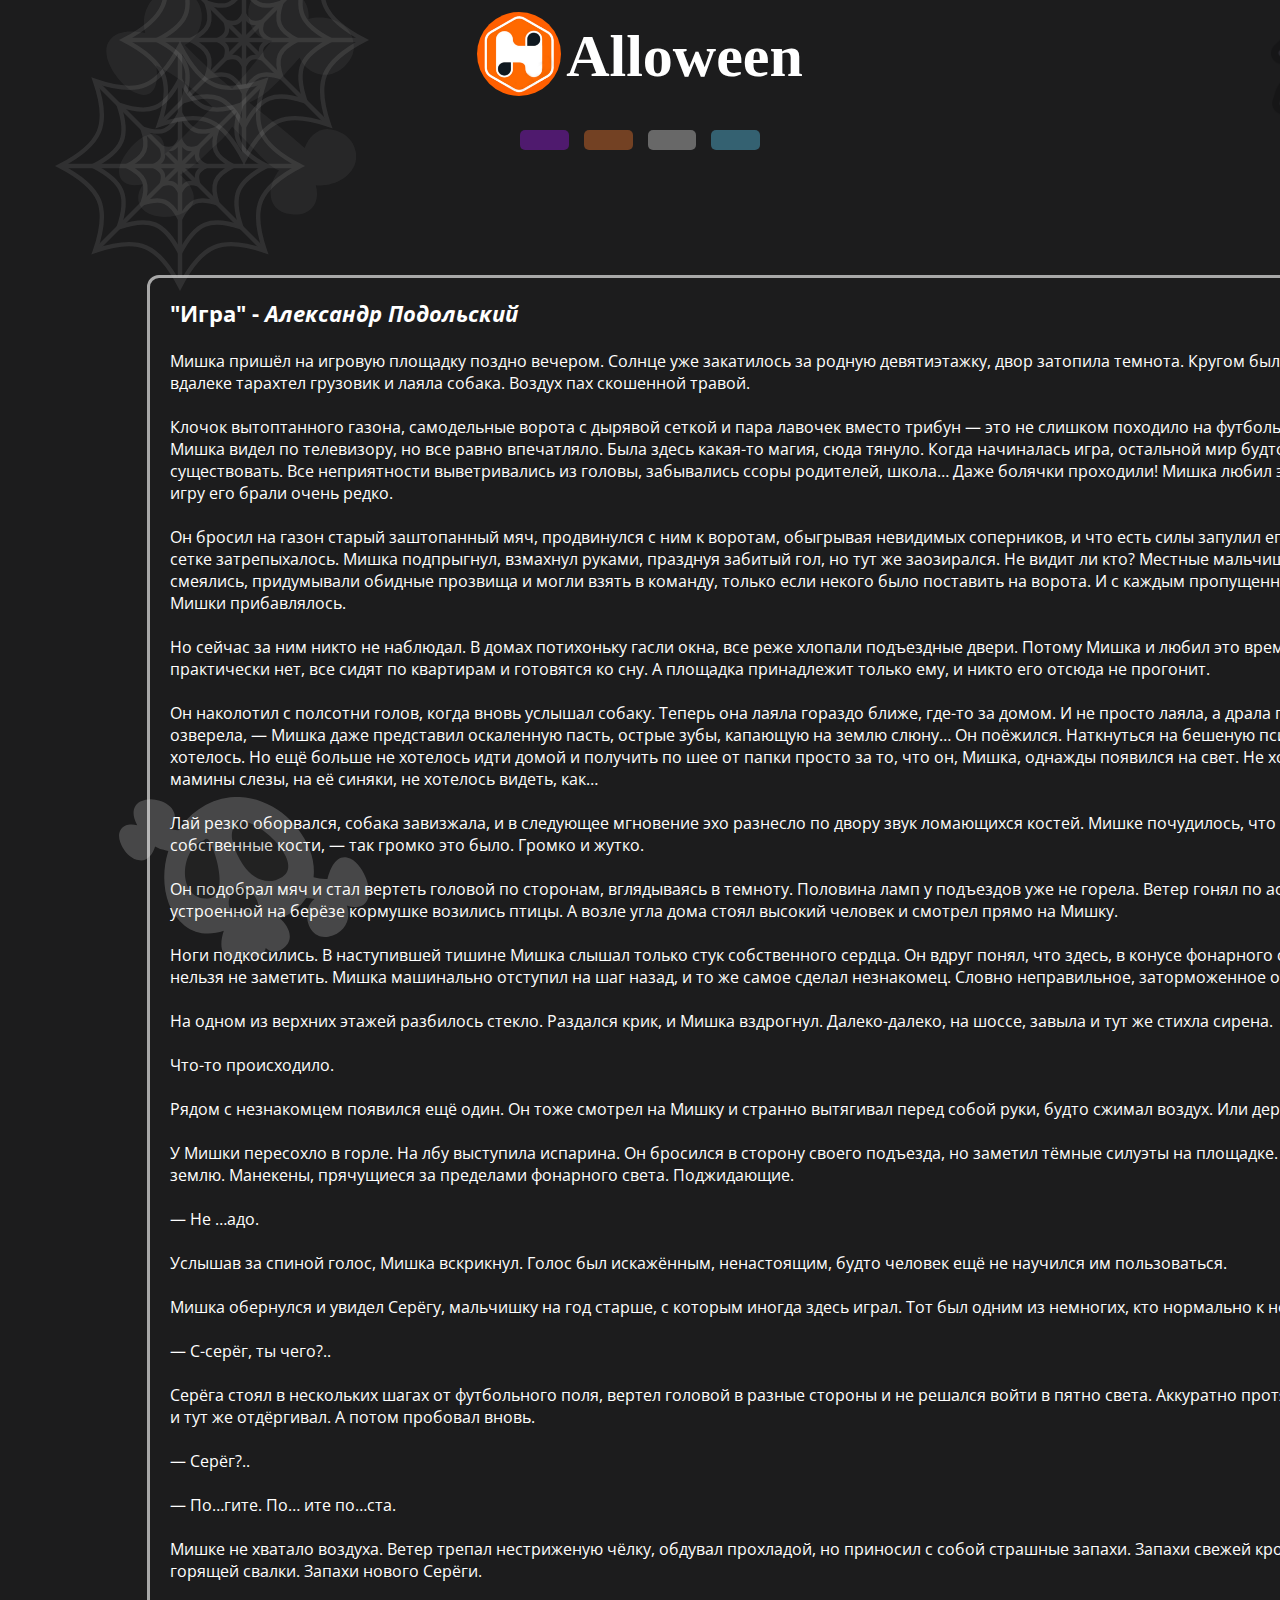
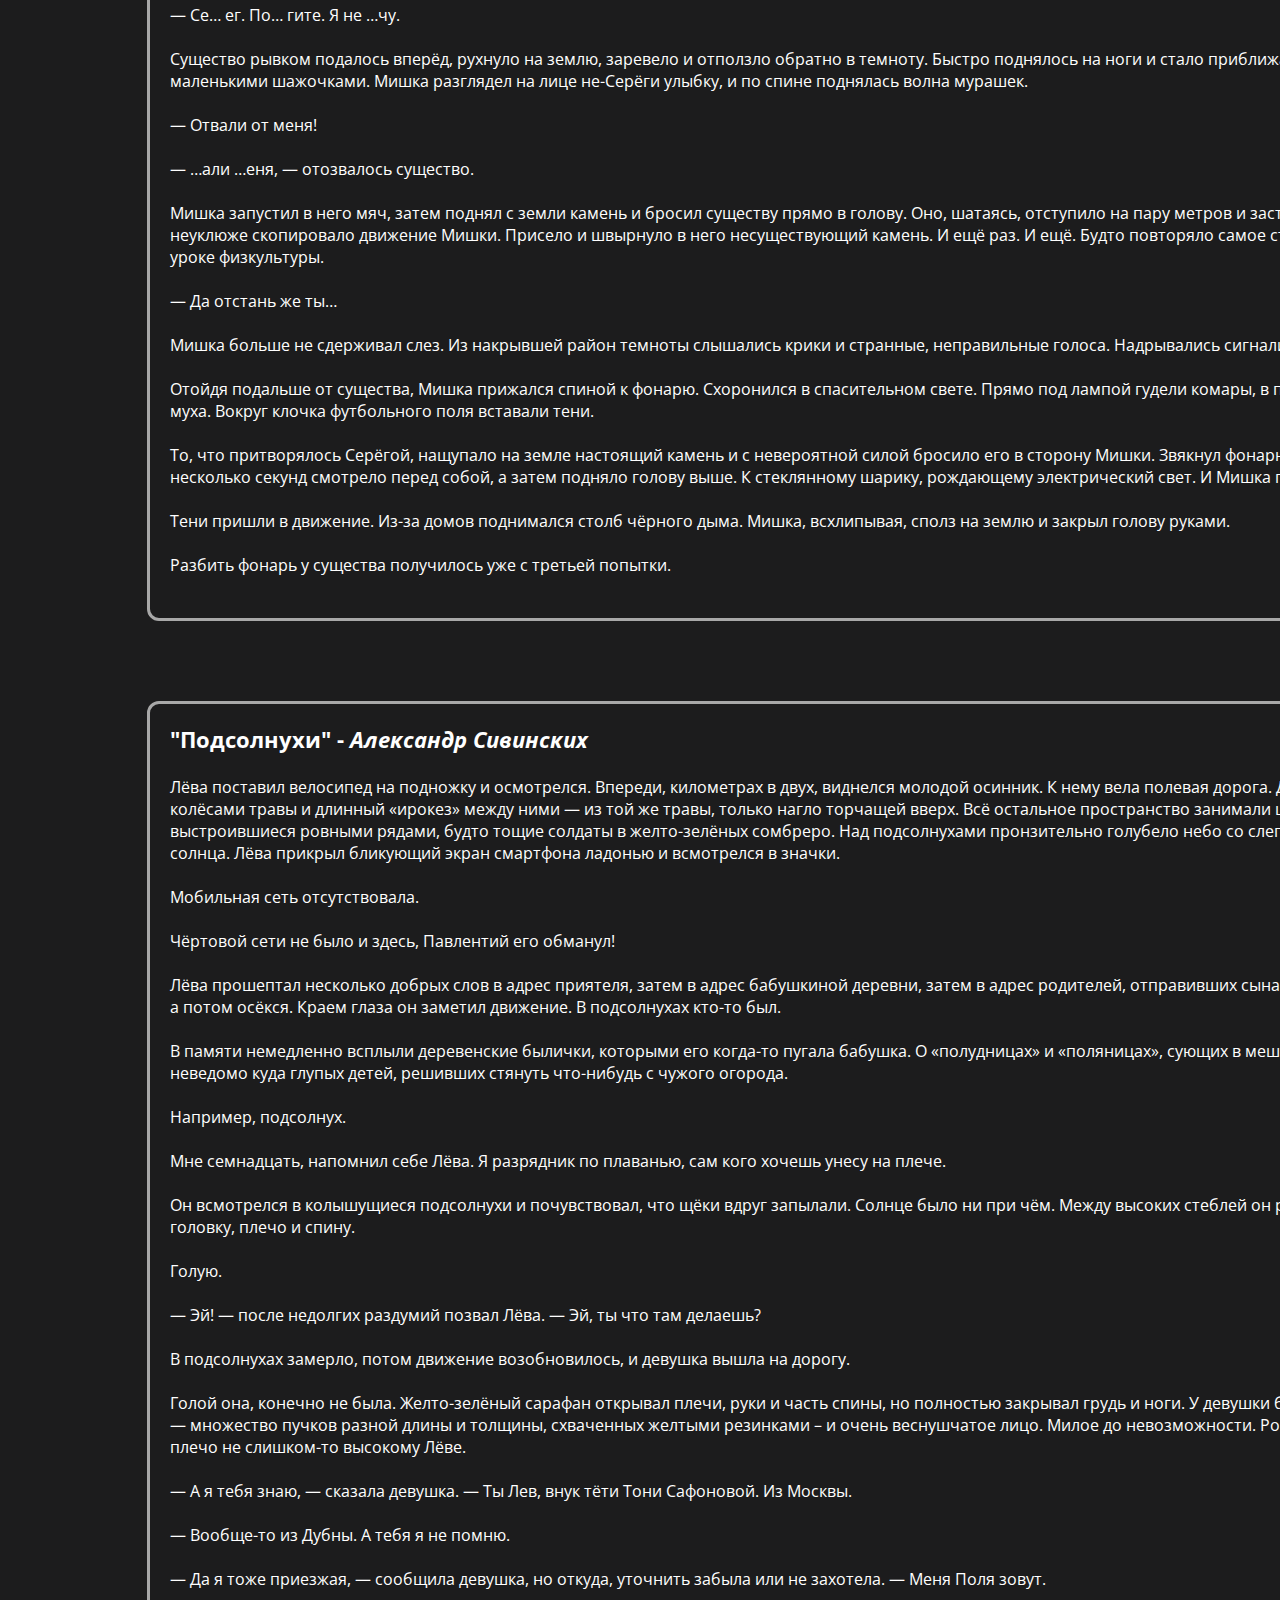
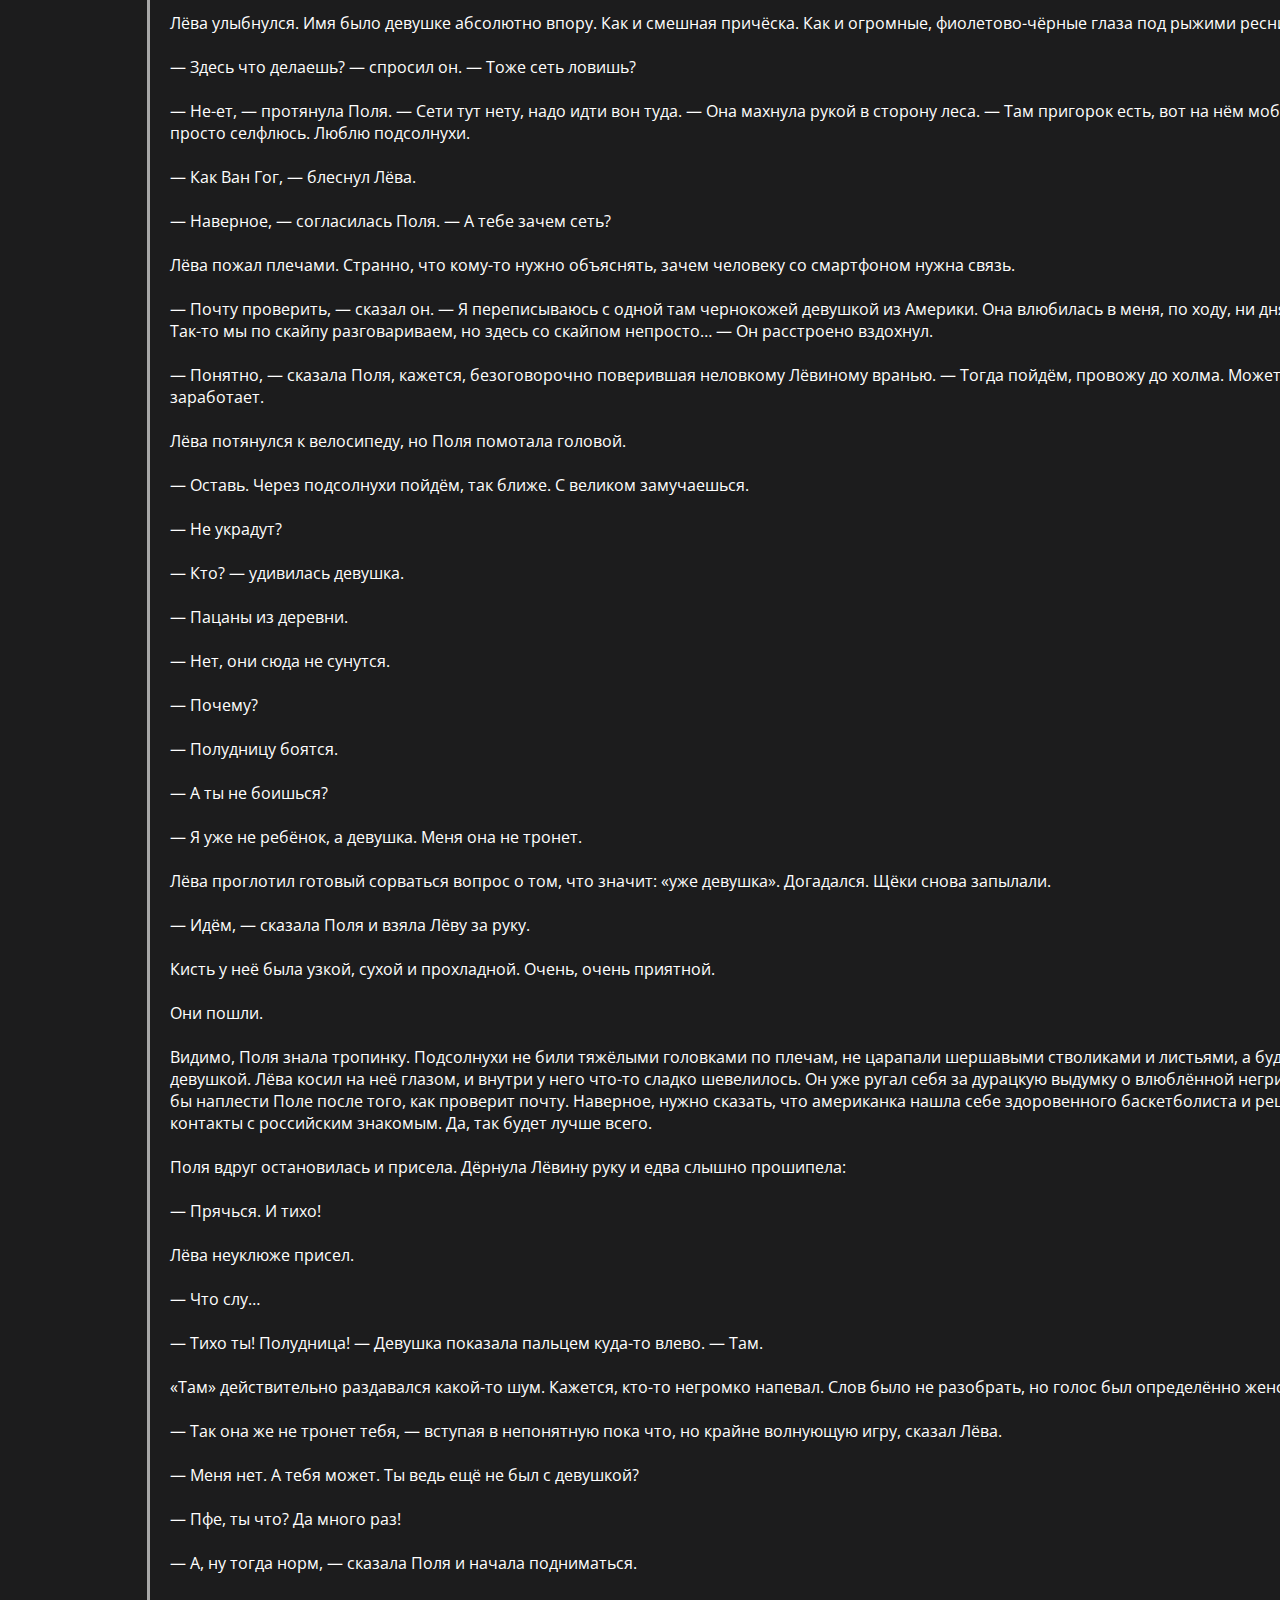
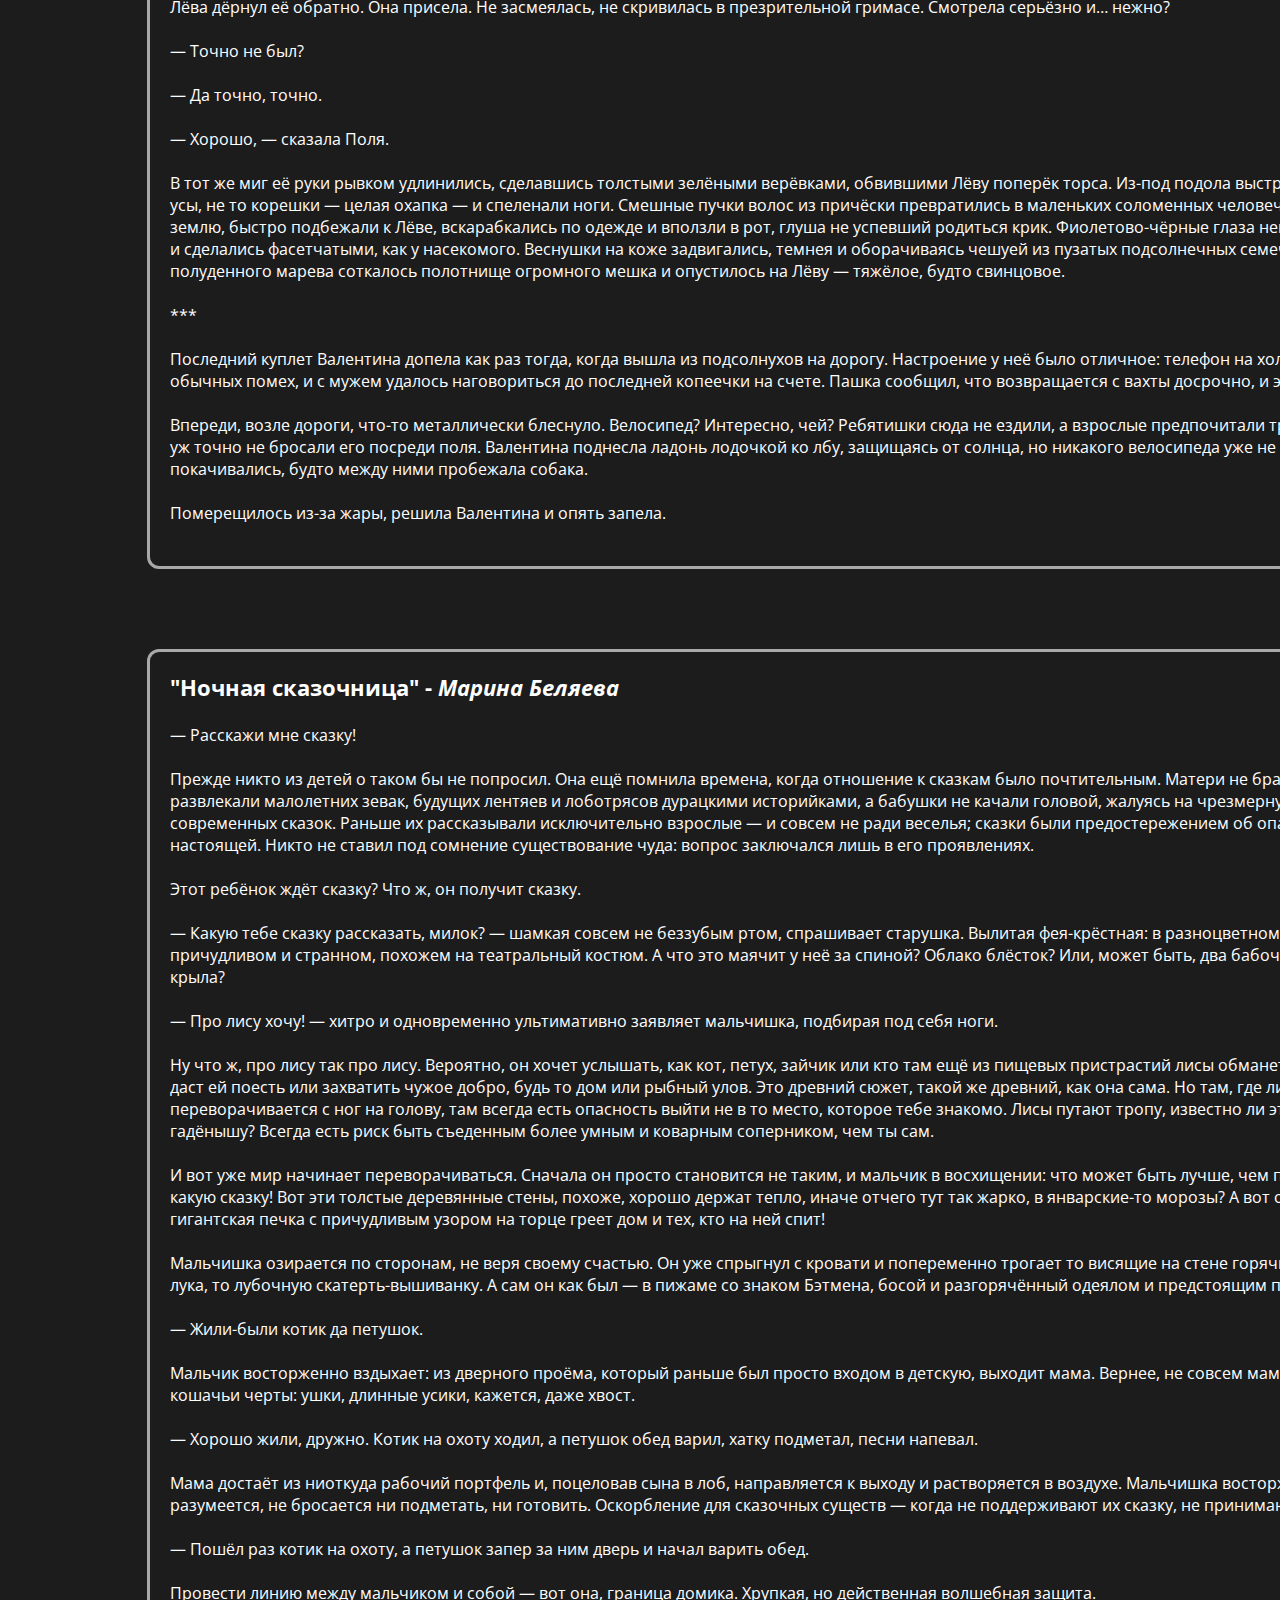
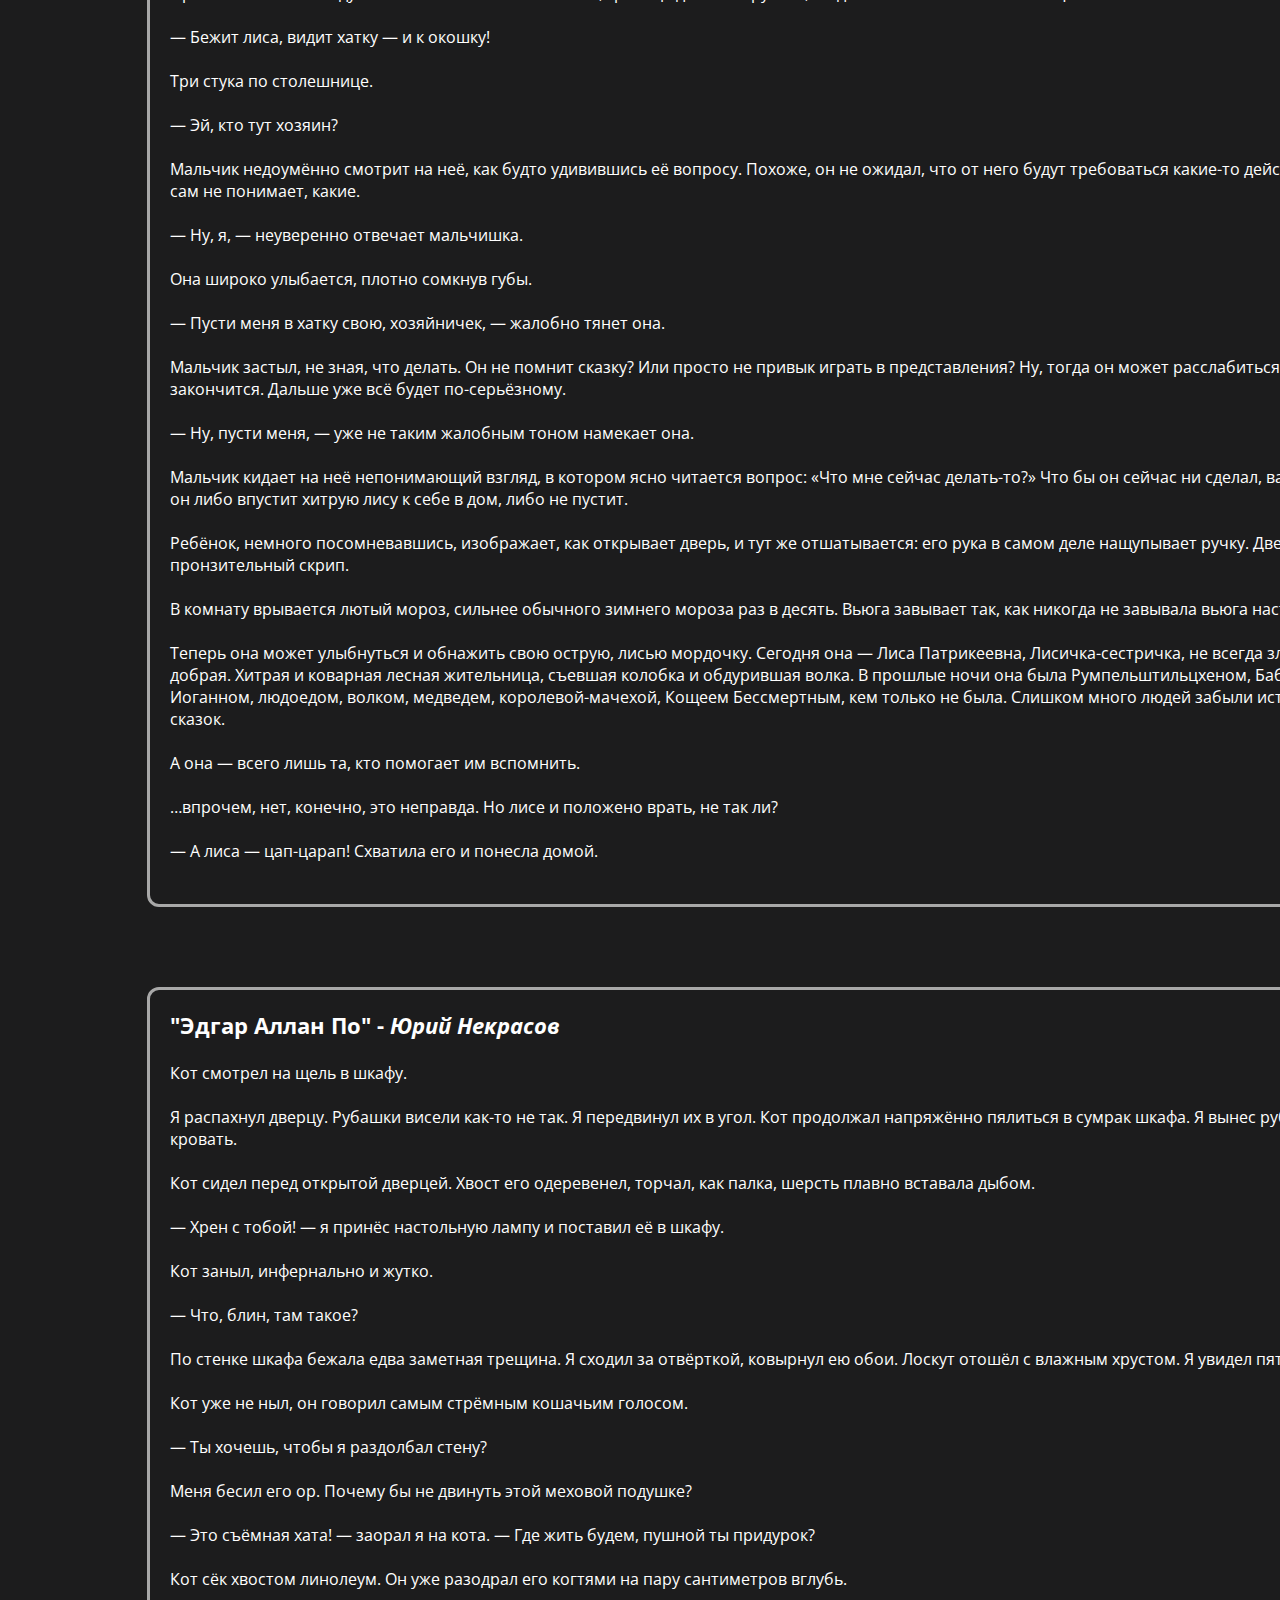
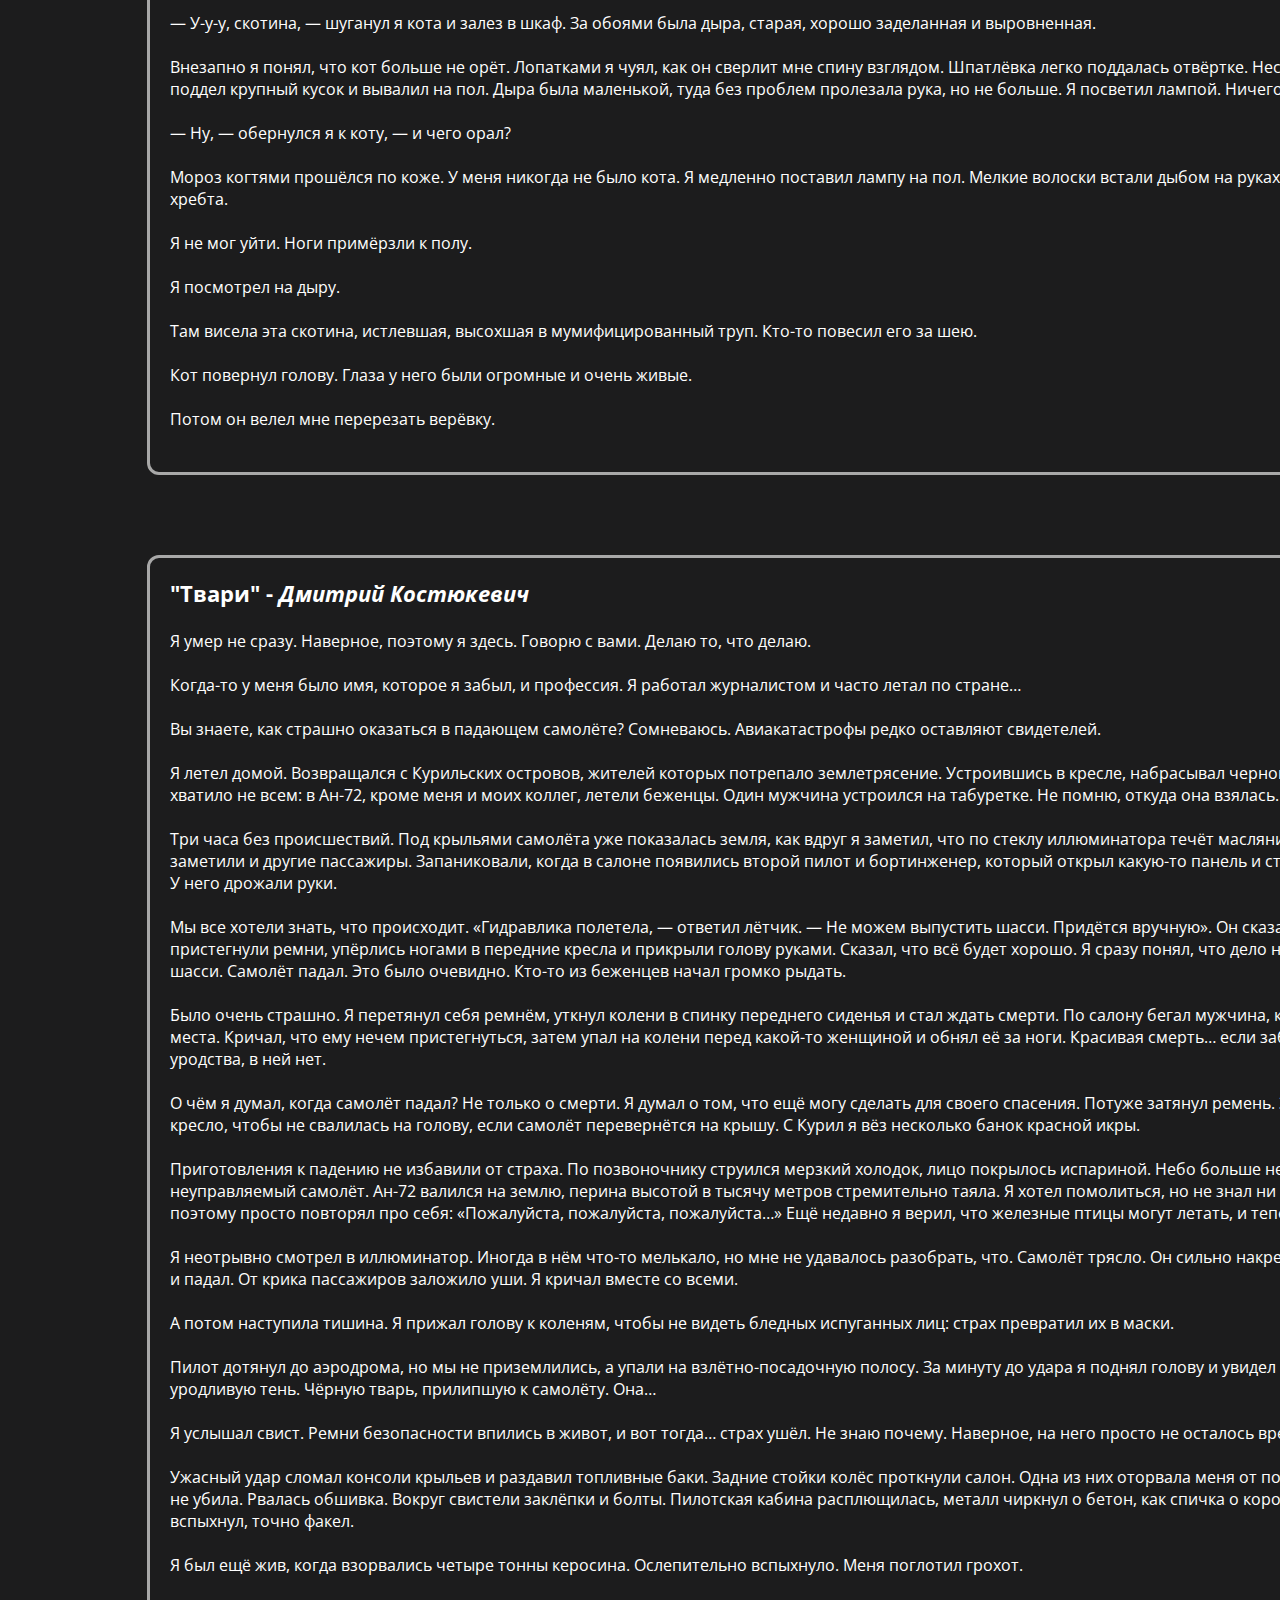
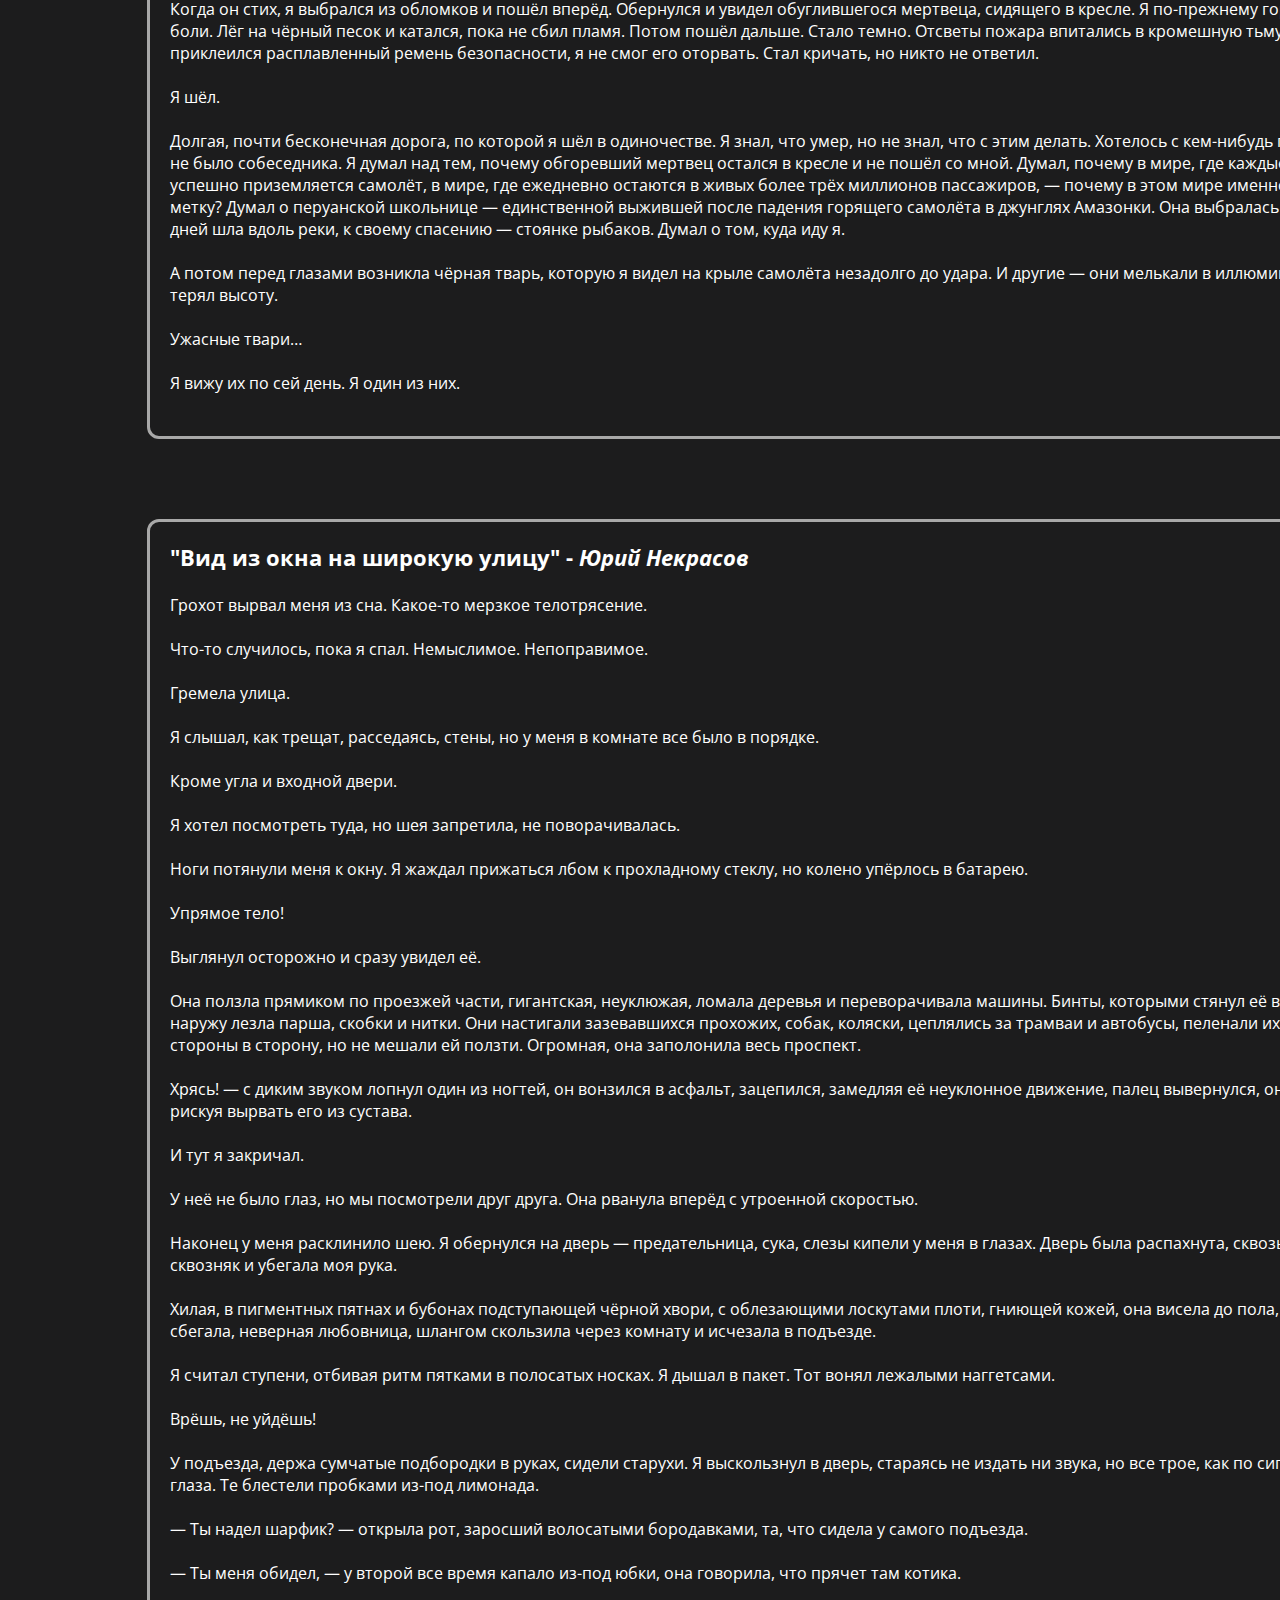
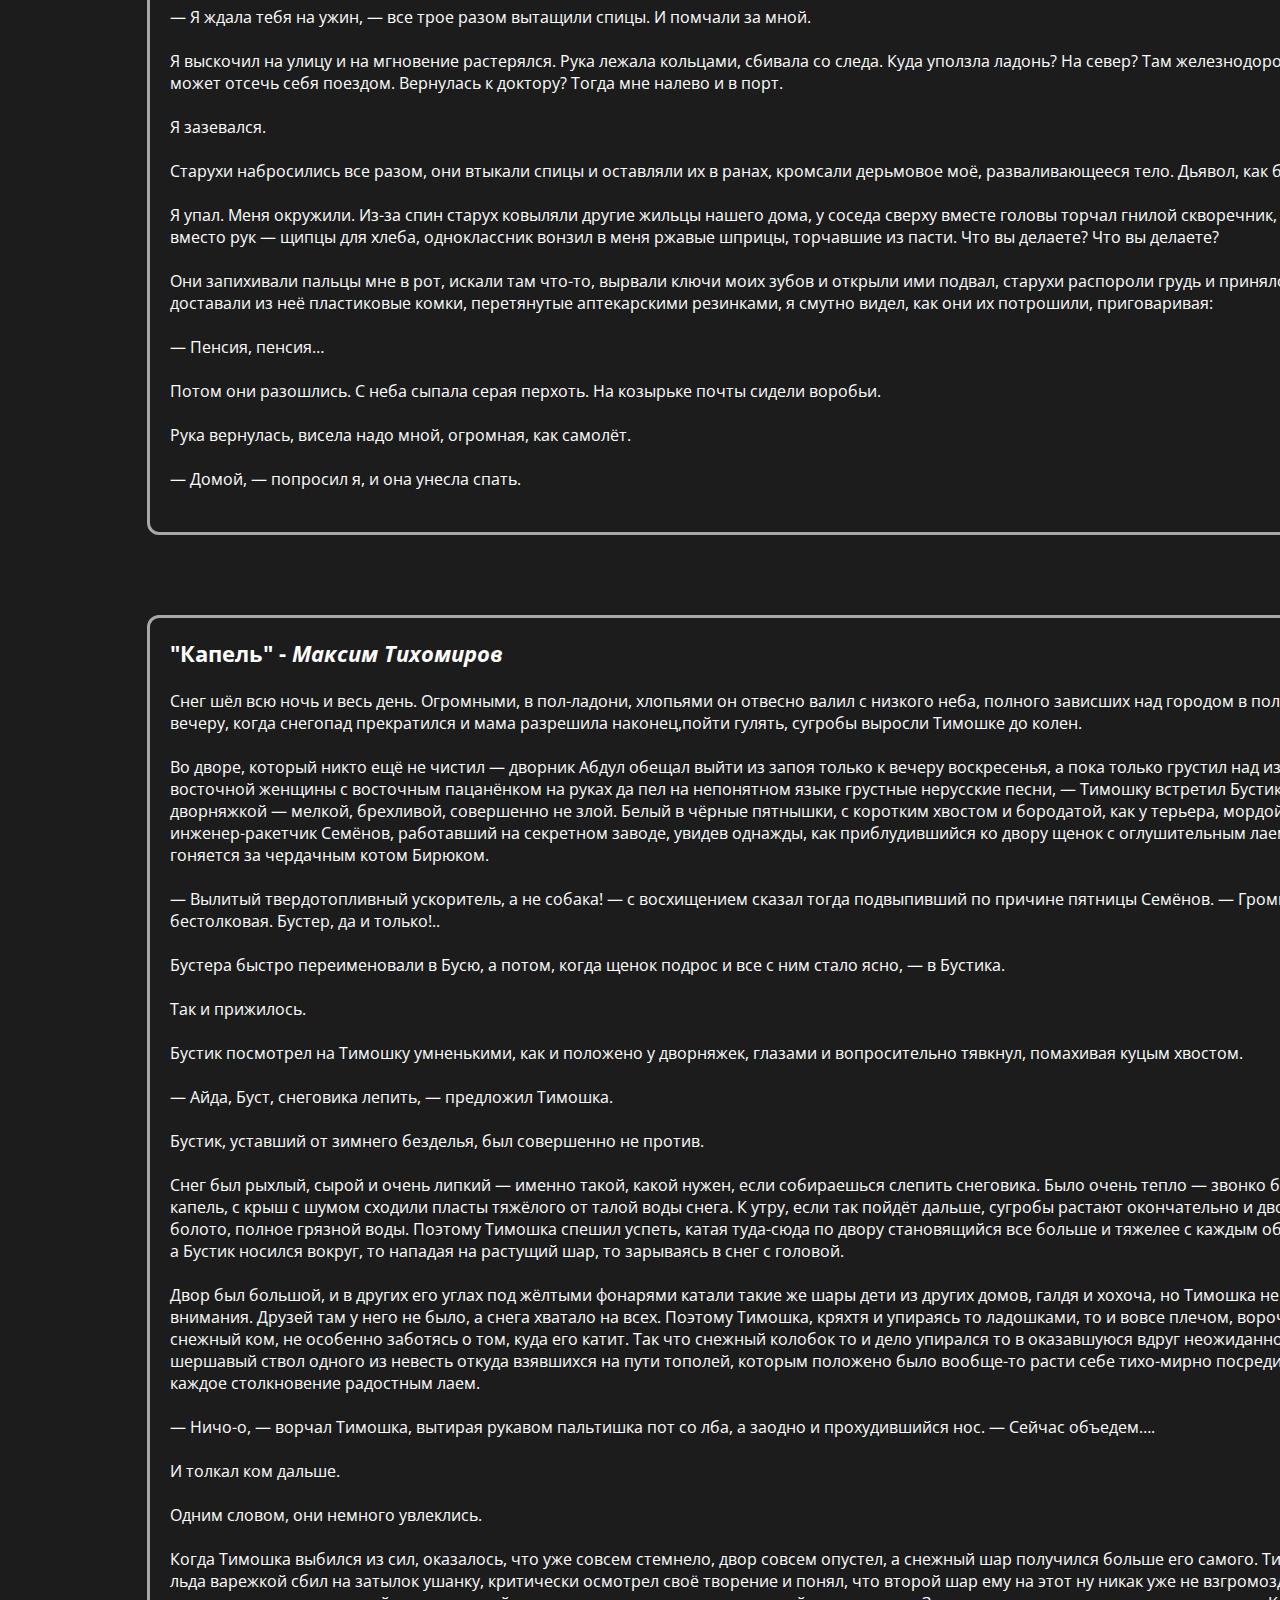
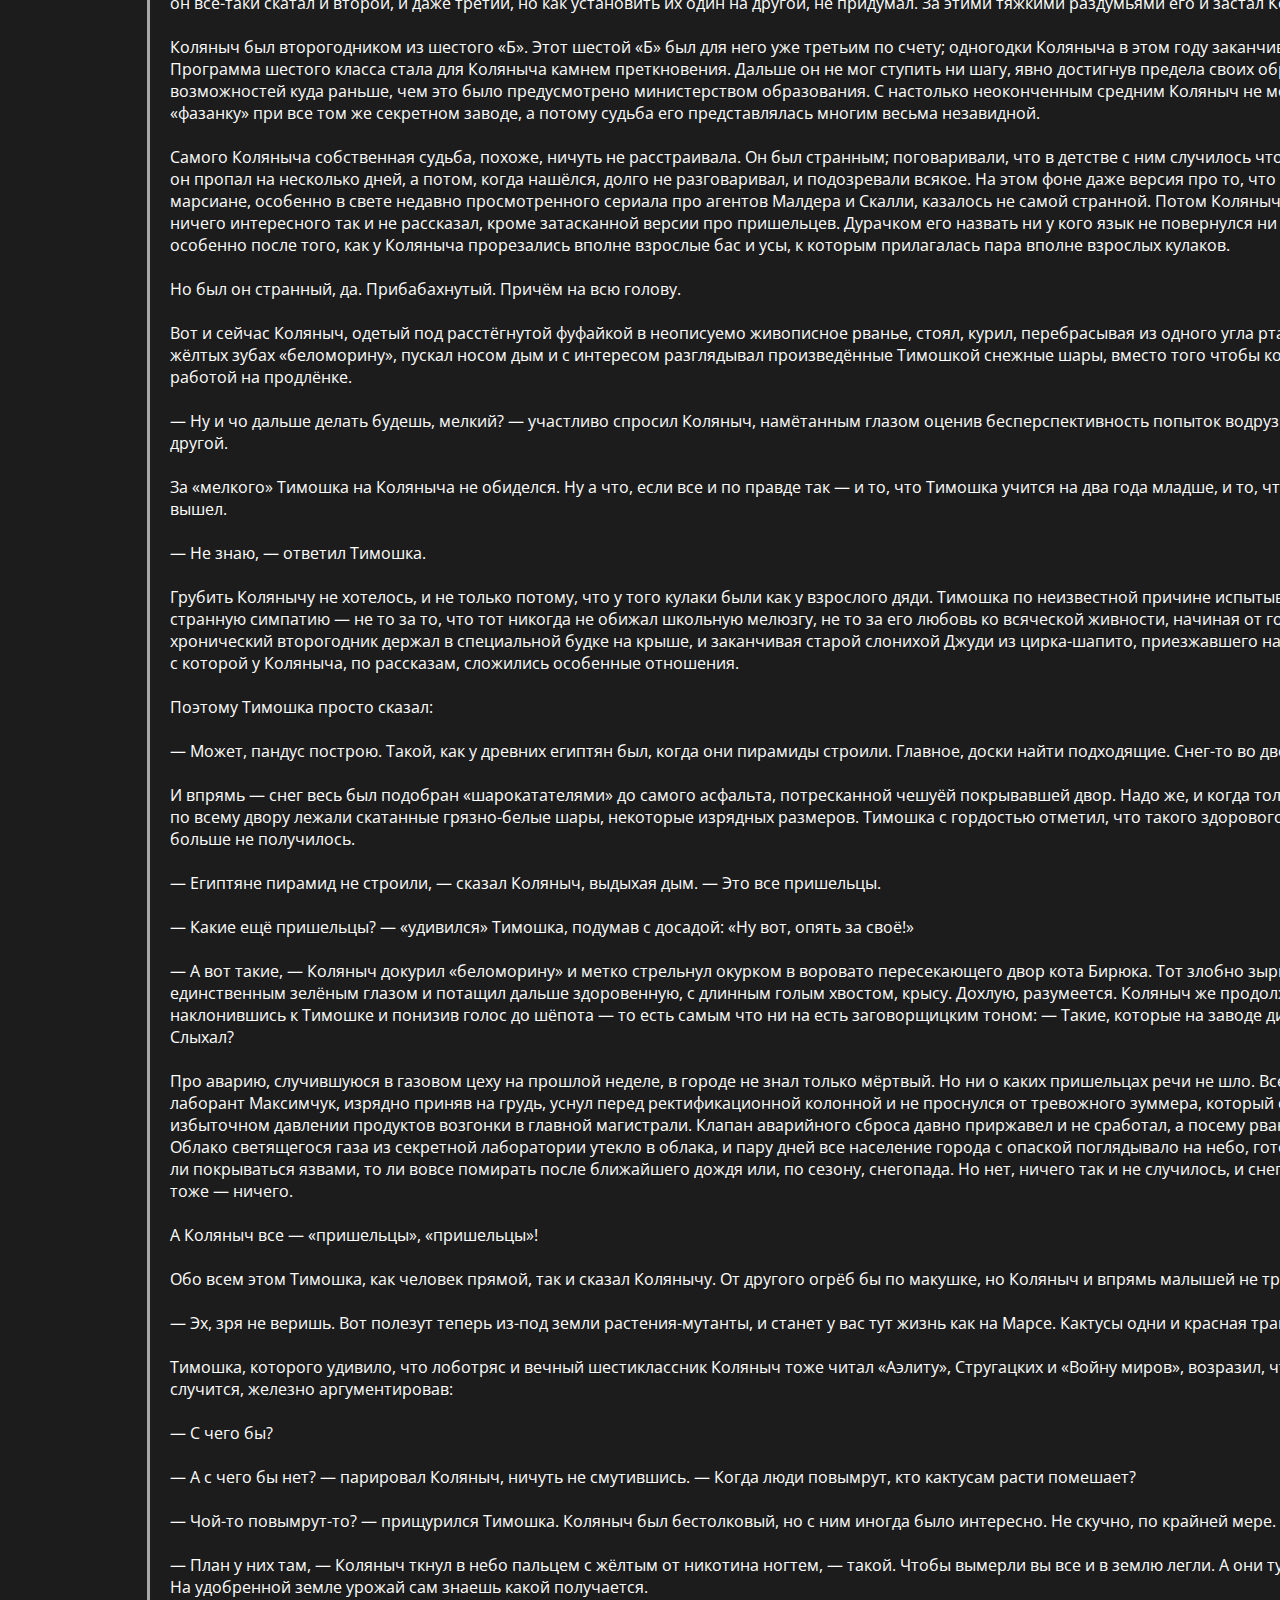
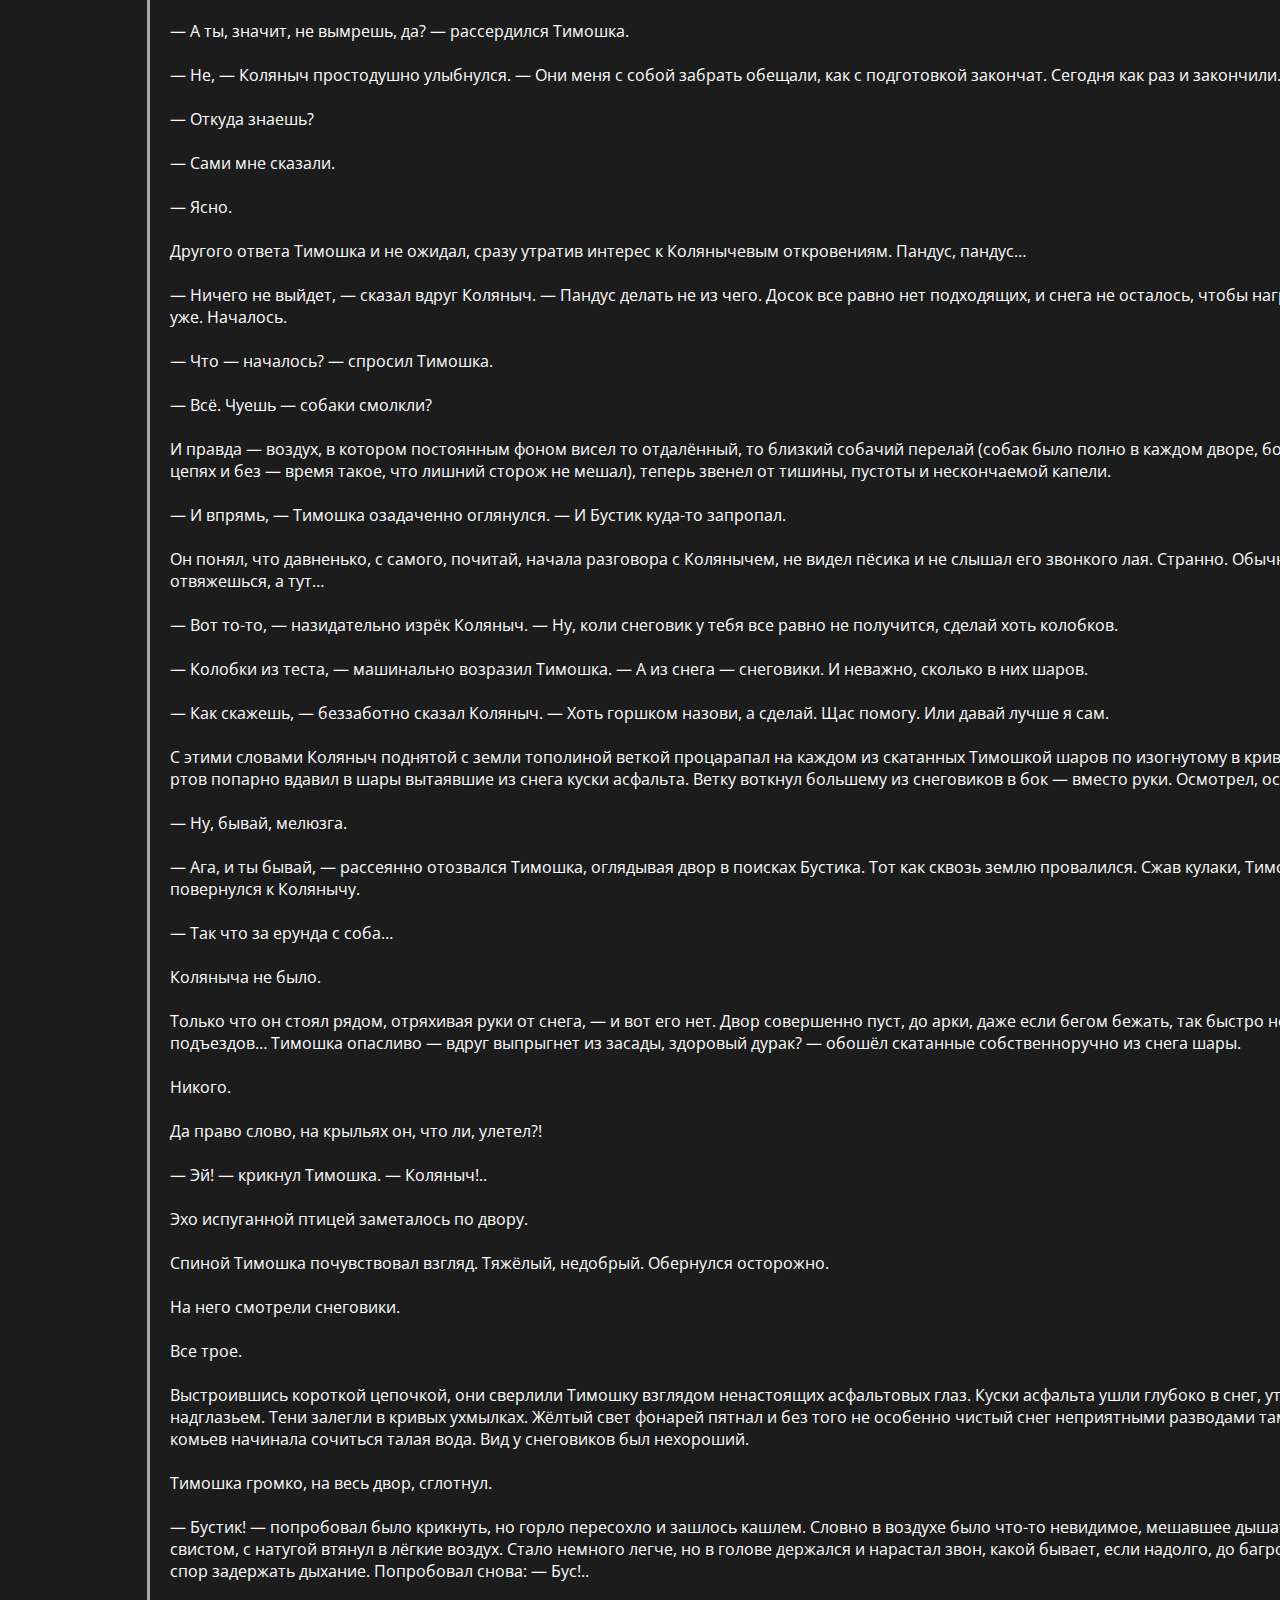
<file: stories.html>
<!DOCTYPE html>
<html lang="en">
<head>
    <meta charset="UTF-8">
    <meta name="viewport" content="width=device-width, initial-scale=1.0">

    <link rel="stylesheet" href="css/stories.css">
    <link rel="shortcut icon" href="images/feather-pen.png" />

    <title>Strories</title>
</head>
<body>
    <header class="header">
        <nav class="header__navigation">
            <section class="header__navigation__logo-caption">
                <figure>
                    <img class="header__navigation__logo" src="images/logo.jpg" alt="">
                </figure>
                <a href="index.html" class="header__navigation__caption">Alloween</a>
            </section>
        </nav>

        <div class="header__navigation__arrow" href="">
            <a href="evidence.html"></a>
            <a href="food.html"></a>
            <a href="stories.html"></a>
            <a href="crafts.html"></a>
        </div>
    </header>

    <main class="main">
        <img src="images/bone.svg" alt="" class="main__decor__fixed decor__bone">
        <img src="images/network.svg" alt="" class="main__decor__fixed decor__network">
        <img src="images/network.svg" alt="" class="main__decor__fixed decor__network">
        <img src="images/spider.png" alt="" class="main__decor__fixed decor__spider">
        <img src="images/skull.svg" alt="" class="main__decor__fixed decor__skull">

        <section class="main__story">
            <b>"Игра" - <i>Александр Подольский</i></b>
            <pre class="main__story__text">

Мишка пришёл на игровую площадку поздно вечером. Солнце уже закатилось за родную девятиэтажку, двор затопила темнота. Кругом было тихо, только где-то 
вдалеке тарахтел грузовик и лаяла собака. Воздух пах скошенной травой.

Клочок вытоптанного газона, самодельные ворота с дырявой сеткой и пара лавочек вместо трибун — это не слишком походило на футбольные стадионы, которые Мишка видел по телевизору, но все равно впечатляло. Была здесь какая-то магия, сюда тянуло. Когда начиналась игра, остальной мир будто бы переставал существовать. Все неприятности выветривались из головы, забывались ссоры родителей, школа… Даже болячки проходили! Мишка любил это место, вот только в игру его брали очень редко.

Он бросил на газон старый заштопанный мяч, продвинулся с ним к воротам, обыгрывая невидимых соперников, и что есть силы запулил его под перекладину. В сетке затрепыхалось. Мишка подпрыгнул, взмахнул руками, празднуя забитый гол, но тут же заозирался. Не видит ли кто? Местные мальчишки и так над ним смеялись, придумывали обидные прозвища и могли взять в команду, только если некого было поставить на ворота. И с каждым пропущенным голом прозвищ у Мишки прибавлялось.

Но сейчас за ним никто не наблюдал. В домах потихоньку гасли окна, все реже хлопали подъездные двери. Потому Мишка и любил это время: людей на улице практически нет, все сидят по квартирам и готовятся ко сну. А площадка принадлежит только ему, и никто его отсюда не прогонит.

Он наколотил с полсотни голов, когда вновь услышал собаку. Теперь она лаяла гораздо ближе, где-то за домом. И не просто лаяла, а драла горло, словно совсем озверела, — Мишка даже представил оскаленную пасть, острые зубы, капающую на землю слюну… Он поёжился. Наткнуться на бешеную псину ему совсем не хотелось. Но ещё больше не хотелось идти домой и получить по шее от папки просто за то, что он, Мишка, однажды появился на свет. Не хотелось смотреть на мамины слезы, на её синяки, не хотелось видеть, как…

Лай резко оборвался, собака завизжала, и в следующее мгновение эхо разнесло по двору звук ломающихся костей. Мишке почудилось, что хрустнули его собственные кости, — так громко это было. Громко и жутко.

Он подобрал мяч и стал вертеть головой по сторонам, вглядываясь в темноту. Половина ламп у подъездов уже не горела. Ветер гонял по асфальту мелкий мусор, в устроенной на берёзе кормушке возились птицы. А возле угла дома стоял высокий человек и смотрел прямо на Мишку.

Ноги подкосились. В наступившей тишине Мишка слышал только стук собственного сердца. Он вдруг понял, что здесь, в конусе фонарного света на площадке, его нельзя не заметить. Мишка машинально отступил на шаг назад, и то же самое сделал незнакомец. Словно неправильное, заторможенное отражение.

На одном из верхних этажей разбилось стекло. Раздался крик, и Мишка вздрогнул. Далеко-далеко, на шоссе, завыла и тут же стихла сирена.

Что-то происходило.

Рядом с незнакомцем появился ещё один. Он тоже смотрел на Мишку и странно вытягивал перед собой руки, будто сжимал воздух. Или держал невидимый мяч.

У Мишки пересохло в горле. На лбу выступила испарина. Он бросился в сторону своего подъезда, но заметил тёмные силуэты на площадке. Те будто вросли в землю. Манекены, прячущиеся за пределами фонарного света. Поджидающие.

— Не …адо.

Услышав за спиной голос, Мишка вскрикнул. Голос был искажённым, ненастоящим, будто человек ещё не научился им пользоваться.

Мишка обернулся и увидел Серёгу, мальчишку на год старше, с которым иногда здесь играл. Тот был одним из немногих, кто нормально к нему относился.

— С-серёг, ты чего?..

Серёга стоял в нескольких шагах от футбольного поля, вертел головой в разные стороны и не решался войти в пятно света. Аккуратно протягивал ногу из темноты и тут же отдёргивал. А потом пробовал вновь.

— Серёг?..

— По…гите. По… ите по…ста.

Мишке не хватало воздуха. Ветер трепал нестриженую чёлку, обдувал прохладой, но приносил с собой страшные запахи. Запахи свежей крови, гнилого мяса и горящей свалки. Запахи нового Серёги.

— Се… ег. По… гите. Я не …чу.

Существо рывком подалось вперёд, рухнуло на землю, заревело и отползло обратно в темноту. Быстро поднялось на ноги и стало приближаться к свету маленькими шажочками. Мишка разглядел на лице не-Серёги улыбку, и по спине поднялась волна мурашек.

— Отвали от меня!

— …али …еня, — отозвалось существо.

Мишка запустил в него мяч, затем поднял с земли камень и бросил существу прямо в голову. Оно, шатаясь, отступило на пару метров и застыло на месте. А потом неуклюже скопировало движение Мишки. Присело и швырнуло в него несуществующий камень. И ещё раз. И ещё. Будто повторяло самое странное упражнение на уроке физкультуры.

— Да отстань же ты…

Мишка больше не сдерживал слез. Из накрывшей район темноты слышались крики и странные, неправильные голоса. Надрывались сигнализации.

Отойдя подальше от существа, Мишка прижался спиной к фонарю. Схоронился в спасительном свете. Прямо под лампой гудели комары, в паутине трепыхалась муха. Вокруг клочка футбольного поля вставали тени.

То, что притворялось Серёгой, нащупало на земле настоящий камень и с невероятной силой бросило его в сторону Мишки. Звякнул фонарный столб. Существо несколько секунд смотрело перед собой, а затем подняло голову выше. К стеклянному шарику, рождающему электрический свет. И Мишка похолодел.

Тени пришли в движение. Из-за домов поднимался столб чёрного дыма. Мишка, всхлипывая, сполз на землю и закрыл голову руками.

Разбить фонарь у существа получилось уже с третьей попытки.
            </pre>
        </section>

        <section class="main__story">
            <b>"Подсолнухи" - <i>Александр Сивинских</i></b>
            <pre class="main__story__text">

Лёва поставил велосипед на подножку и осмотрелся. Впереди, километрах в двух, виднелся молодой осинник. К нему вела полевая дорога. Две полосы примятой колёсами травы и длинный «ирокез» между ними — из той же травы, только нагло торчащей вверх. Всё остальное пространство занимали цветущие подсолнухи — выстроившиеся ровными рядами, будто тощие солдаты в желто-зелёных сомбреро. Над подсолнухами пронзительно голубело небо со слепяще-белой дырой солнца. Лёва прикрыл бликующий экран смартфона ладонью и всмотрелся в значки.

Мобильная сеть отсутствовала.

Чёртовой сети не было и здесь, Павлентий его обманул!

Лёва прошептал несколько добрых слов в адрес приятеля, затем в адрес бабушкиной деревни, затем в адрес родителей, отправивших сына в глухомань без связи, а потом осёкся. Краем глаза он заметил движение. В подсолнухах кто-то был.

В памяти немедленно всплыли деревенские былички, которыми его когда-то пугала бабушка. О «полудницах» и «поляницах», сующих в мешок и уносящих неведомо куда глупых детей, решивших стянуть что-нибудь с чужого огорода.

Например, подсолнух.

Мне семнадцать, напомнил себе Лёва. Я разрядник по плаванью, сам кого хочешь унесу на плече.

Он всмотрелся в колышущиеся подсолнухи и почувствовал, что щёки вдруг запылали. Солнце было ни при чём. Между высоких стеблей он разглядел девичью головку, плечо и спину.

Голую.

— Эй! — после недолгих раздумий позвал Лёва. — Эй, ты что там делаешь?

В подсолнухах замерло, потом движение возобновилось, и девушка вышла на дорогу.

Голой она, конечно не была. Желто-зелёный сарафан открывал плечи, руки и часть спины, но полностью закрывал грудь и ноги. У девушки была странная причёска — множество пучков разной длины и толщины, схваченных желтыми резинками – и очень веснушчатое лицо. Милое до невозможности. Ростом она была едва по плечо не слишком-то высокому Лёве.

— А я тебя знаю, — сказала девушка. — Ты Лев, внук тёти Тони Сафоновой. Из Москвы.

— Вообще-то из Дубны. А тебя я не помню.

— Да я тоже приезжая, — сообщила девушка, но откуда, уточнить забыла или не захотела. — Меня Поля зовут.

Лёва улыбнулся. Имя было девушке абсолютно впору. Как и смешная причёска. Как и огромные, фиолетово-чёрные глаза под рыжими ресницами.

— Здесь что делаешь? — спросил он. — Тоже сеть ловишь?

— Не-ет, — протянула Поля. — Сети тут нету, надо идти вон туда. — Она махнула рукой в сторону леса. — Там пригорок есть, вот на нём мобильник принимает. А я просто селфлюсь. Люблю подсолнухи.

— Как Ван Гог, — блеснул Лёва.

— Наверное, — согласилась Поля. — А тебе зачем сеть?

Лёва пожал плечами. Странно, что кому-то нужно объяснять, зачем человеку со смартфоном нужна связь.

— Почту проверить, — сказал он. — Я переписываюсь с одной там чернокожей девушкой из Америки. Она влюбилась в меня, по ходу, ни дня без писем не может. Так-то мы по скайпу разговариваем, но здесь со скайпом непросто… — Он расстроено вздохнул.

— Понятно, — сказала Поля, кажется, безоговорочно поверившая неловкому Лёвиному вранью. — Тогда пойдём, провожу до холма. Может, там и скайп твой заработает.

Лёва потянулся к велосипеду, но Поля помотала головой.

— Оставь. Через подсолнухи пойдём, так ближе. С великом замучаешься.

— Не украдут?

— Кто? — удивилась девушка.

— Пацаны из деревни.

— Нет, они сюда не сунутся.

— Почему?

— Полудницу боятся.

— А ты не боишься?

— Я уже не ребёнок, а девушка. Меня она не тронет.

Лёва проглотил готовый сорваться вопрос о том, что значит: «уже девушка». Догадался. Щёки снова запылали.

— Идём, — сказала Поля и взяла Лёву за руку.

Кисть у неё была узкой, сухой и прохладной. Очень, очень приятной.

Они пошли.

Видимо, Поля знала тропинку. Подсолнухи не били тяжёлыми головками по плечам, не царапали шершавыми стволиками и листьями, а будто расступались перед девушкой. Лёва косил на неё глазом, и внутри у него что-то сладко шевелилось. Он уже ругал себя за дурацкую выдумку о влюблённой негритянке и обдумывал, что бы наплести Поле после того, как проверит почту. Наверное, нужно сказать, что американка нашла себе здоровенного баскетболиста и решила прекратить контакты с российским знакомым. Да, так будет лучше всего.

Поля вдруг остановилась и присела. Дёрнула Лёвину руку и едва слышно прошипела:

— Прячься. И тихо!

Лёва неуклюже присел.

— Что слу…

— Тихо ты! Полудница! — Девушка показала пальцем куда-то влево. — Там.

«Там» действительно раздавался какой-то шум. Кажется, кто-то негромко напевал. Слов было не разобрать, но голос был определённо женский.

— Так она же не тронет тебя, — вступая в непонятную пока что, но крайне волнующую игру, сказал Лёва.

— Меня нет. А тебя может. Ты ведь ещё не был с девушкой?

— Пфе, ты что? Да много раз!

— А, ну тогда норм, — сказала Поля и начала подниматься.

Лёва дёрнул её обратно. Она присела. Не засмеялась, не скривилась в презрительной гримасе. Смотрела серьёзно и… нежно?

— Точно не был?

— Да точно, точно.

— Хорошо, — сказала Поля.

В тот же миг её руки рывком удлинились, сделавшись толстыми зелёными верёвками, обвившими Лёву поперёк торса. Из-под подола выстрелили золотистые не то усы, не то корешки — целая охапка — и спеленали ноги. Смешные пучки волос из причёски превратились в маленьких соломенных человечков, те спрыгнули на землю, быстро подбежали к Лёве, вскарабкались по одежде и вползли в рот, глуша не успевший родиться крик. Фиолетово-чёрные глаза неимоверно расширились и сделались фасетчатыми, как у насекомого. Веснушки на коже задвигались, темнея и оборачиваясь чешуей из пузатых подсолнечных семечек. Из жаркого полуденного марева соткалось полотнище огромного мешка и опустилось на Лёву — тяжёлое, будто свинцовое.

***

Последний куплет Валентина допела как раз тогда, когда вышла из подсолнухов на дорогу. Настроение у неё было отличное: телефон на холме принимал без обычных помех, и с мужем удалось наговориться до последней копеечки на счете. Пашка сообщил, что возвращается с вахты досрочно, и это было замечательно.

Впереди, возле дороги, что-то металлически блеснуло. Велосипед? Интересно, чей? Ребятишки сюда не ездили, а взрослые предпочитали транспорт посолидней и уж точно не бросали его посреди поля. Валентина поднесла ладонь лодочкой ко лбу, защищаясь от солнца, но никакого велосипеда уже не было. Лишь подсолнухи покачивались, будто между ними пробежала собака.

Померещилось из-за жары, решила Валентина и опять запела.
            </pre>
        </section>

        <section class="main__story">
            <b>"Ночная сказочница" - <i>Марина Беляева</i></b>
            <pre class="main__story__text">

— Расскажи мне сказку!

Прежде никто из детей о таком бы не попросил. Она ещё помнила времена, когда отношение к сказкам было почтительным. Матери не брали цветные книжки и не развлекали малолетних зевак, будущих лентяев и лоботрясов дурацкими историйками, а бабушки не качали головой, жалуясь на чрезмерную жестокость современных сказок. Раньше их рассказывали исключительно взрослые — и совсем не ради веселья; сказки были предостережением об опасности, самой настоящей. Никто не ставил под сомнение существование чуда: вопрос заключался лишь в его проявлениях.

Этот ребёнок ждёт сказку? Что ж, он получит сказку.

— Какую тебе сказку рассказать, милок? — шамкая совсем не беззубым ртом, спрашивает старушка. Вылитая фея-крёстная: в разноцветном атласном наряде, причудливом и странном, похожем на театральный костюм. А что это маячит у неё за спиной? Облако блёсток? Или, может быть, два бабочкиных или стрекозиных крыла?

— Про лису хочу! — хитро и одновременно ультимативно заявляет мальчишка, подбирая под себя ноги.

Ну что ж, про лису так про лису. Вероятно, он хочет услышать, как кот, петух, зайчик или кто там ещё из пищевых пристрастий лисы обманет рыжую негодяйку и не даст ей поесть или захватить чужое добро, будь то дом или рыбный улов. Это древний сюжет, такой же древний, как она сама. Но там, где лисица, там всегда мир переворачивается с ног на голову, там всегда есть опасность выйти не в то место, которое тебе знакомо. Лисы путают тропу, известно ли это маленькому гадёнышу? Всегда есть риск быть съеденным более умным и коварным соперником, чем ты сам.

И вот уже мир начинает переворачиваться. Сначала он просто становится не таким, и мальчик в восхищении: что может быть лучше, чем попасть в сказку! И в какую сказку! Вот эти толстые деревянные стены, похоже, хорошо держат тепло, иначе отчего тут так жарко, в январские-то морозы? А вот отчего: белоснежная гигантская печка с причудливым узором на торце греет дом и тех, кто на ней спит!

Мальчишка озирается по сторонам, не веря своему счастью. Он уже спрыгнул с кровати и попеременно трогает то висящие на стене горячие баранки, то связку лука, то лубочную скатерть-вышиванку. А сам он как был — в пижаме со знаком Бэтмена, босой и разгорячённый одеялом и предстоящим представлением.

— Жили-были котик да петушок.

Мальчик восторженно вздыхает: из дверного проёма, который раньше был просто входом в детскую, выходит мама. Вернее, не совсем мама — облик её обрёл кошачьи черты: ушки, длинные усики, кажется, даже хвост.

— Хорошо жили, дружно. Котик на охоту ходил, а петушок обед варил, хатку подметал, песни напевал.

Мама достаёт из ниоткуда рабочий портфель и, поцеловав сына в лоб, направляется к выходу и растворяется в воздухе. Мальчишка восторженно ахает, но, разумеется, не бросается ни подметать, ни готовить. Оскорбление для сказочных существ — когда не поддерживают их сказку, не принимают правила игры.

— Пошёл раз котик на охоту, а петушок запер за ним дверь и начал варить обед.

Провести линию между мальчиком и собой — вот она, граница домика. Хрупкая, но действенная волшебная защита.

— Бежит лиса, видит хатку — и к окошку!

Три стука по столешнице.

— Эй, кто тут хозяин?

Мальчик недоумённо смотрит на неё, как будто удивившись её вопросу. Похоже, он не ожидал, что от него будут требоваться какие-то действия; возможно, он и сам не понимает, какие.

— Ну, я, — неуверенно отвечает мальчишка.

Она широко улыбается, плотно сомкнув губы.

— Пусти меня в хатку свою, хозяйничек, — жалобно тянет она.

Мальчик застыл, не зная, что делать. Он не помнит сказку? Или просто не привык играть в представления? Ну, тогда он может расслабиться: игра вот-вот закончится. Дальше уже всё будет по-серьёзному.

— Ну, пусти меня, — уже не таким жалобным тоном намекает она.

Мальчик кидает на неё непонимающий взгляд, в котором ясно читается вопрос: «Что мне сейчас делать-то?» Что бы он сейчас ни сделал, важно будет только одно: он либо впустит хитрую лису к себе в дом, либо не пустит.

Ребёнок, немного посомневавшись, изображает, как открывает дверь, и тут же отшатывается: его рука в самом деле нащупывает ручку. Дверь издаёт пронзительный скрип.

В комнату врывается лютый мороз, сильнее обычного зимнего мороза раз в десять. Вьюга завывает так, как никогда не завывала вьюга настоящая.

Теперь она может улыбнуться и обнажить свою острую, лисью мордочку. Сегодня она — Лиса Патрикеевна, Лисичка-сестричка, не всегда злая, но никогда — добрая. Хитрая и коварная лесная жительница, съевшая колобка и обдурившая волка. В прошлые ночи она была Румпельштильцхеном, Бабой-ягой, Верным Иоганном, людоедом, волком, медведем, королевой-мачехой, Кощеем Бессмертным, кем только не была. Слишком много людей забыли истинные значения сказок.

А она — всего лишь та, кто помогает им вспомнить.

…впрочем, нет, конечно, это неправда. Но лисе и положено врать, не так ли?

— А лиса — цап-царап! Схватила его и понесла домой.
            </pre>
        </section>

        <section class="main__story">
            <b>"Эдгар Аллан По" - <i>Юрий Некрасов</i></b>
            <pre class="main__story__text">

Кот смотрел на щель в шкафу.

Я распахнул дверцу. Рубашки висели как-то не так. Я передвинул их в угол. Кот продолжал напряжённо пялиться в сумрак шкафа. Я вынес рубашки и положил их на кровать.

Кот сидел перед открытой дверцей. Хвост его одеревенел, торчал, как палка, шерсть плавно вставала дыбом.

— Хрен с тобой! — я принёс настольную лампу и поставил её в шкафу.

Кот заныл, инфернально и жутко.

— Что, блин, там такое?

По стенке шкафа бежала едва заметная трещина. Я сходил за отвёрткой, ковырнул ею обои. Лоскут отошёл с влажным хрустом. Я увидел пятно.

Кот уже не ныл, он говорил самым стрёмным кошачьим голосом.

— Ты хочешь, чтобы я раздолбал стену?

Меня бесил его ор. Почему бы не двинуть этой меховой подушке?

— Это съёмная хата! — заорал я на кота. — Где жить будем, пушной ты придурок?

Кот сёк хвостом линолеум. Он уже разодрал его когтями на пару сантиметров вглубь.

— У-у-у, скотина, — шуганул я кота и залез в шкаф. За обоями была дыра, старая, хорошо заделанная и выровненная.

Внезапно я понял, что кот больше не орёт. Лопатками я чуял, как он сверлит мне спину взглядом. Шпатлёвка легко поддалась отвёртке. Несколько тычков, и я поддел крупный кусок и вывалил на пол. Дыра была маленькой, туда без проблем пролезала рука, но не больше. Я посветил лампой. Ничего.

— Ну, — обернулся я к коту, — и чего орал?

Мороз когтями прошёлся по коже. У меня никогда не было кота. Я медленно поставил лампу на пол. Мелкие волоски встали дыбом на руках, поднялись вдоль хребта.

Я не мог уйти. Ноги примёрзли к полу.

Я посмотрел на дыру.

Там висела эта скотина, истлевшая, высохшая в мумифицированный труп. Кто-то повесил его за шею.

Кот повернул голову. Глаза у него были огромные и очень живые.

Потом он велел мне перерезать верёвку.
            </pre>
        </section>

        <section class="main__story">
            <b>"Твари" - <i>Дмитрий Костюкевич</i></b>
            <pre class="main__story__text">

Я умер не сразу. Наверное, поэтому я здесь. Говорю с вами. Делаю то, что делаю.

Когда-то у меня было имя, которое я забыл, и профессия. Я работал журналистом и часто летал по стране…

Вы знаете, как страшно оказаться в падающем самолёте? Сомневаюсь. Авиакатастрофы редко оставляют свидетелей.

Я летел домой. Возвращался с Курильских островов, жителей которых потрепало землетрясение. Устроившись в кресле, набрасывал черновик статьи. Места хватило не всем: в Ан-72, кроме меня и моих коллег, летели беженцы. Один мужчина устроился на табуретке. Не помню, откуда она взялась.

Три часа без происшествий. Под крыльями самолёта уже показалась земля, как вдруг я заметил, что по стеклу иллюминатора течёт маслянистая жидкость. Это заметили и другие пассажиры. Запаниковали, когда в салоне появились второй пилот и бортинженер, который открыл какую-то панель и стал возиться с лебёдкой. У него дрожали руки.

Мы все хотели знать, что происходит. «Гидравлика полетела, — ответил лётчик. — Не можем выпустить шасси. Придётся вручную». Он сказал, чтобы мы пристегнули ремни, упёрлись ногами в передние кресла и прикрыли голову руками. Сказал, что всё будет хорошо. Я сразу понял, что дело не в шасси… не только в шасси. Самолёт падал. Это было очевидно. Кто-то из беженцев начал громко рыдать.

Было очень страшно. Я перетянул себя ремнём, уткнул колени в спинку переднего сиденья и стал ждать смерти. По салону бегал мужчина, которому не досталось места. Кричал, что ему нечем пристегнуться, затем упал на колени перед какой-то женщиной и обнял её за ноги. Красивая смерть… если забыть, что ничего, кроме уродства, в ней нет.

О чём я думал, когда самолёт падал? Не только о смерти. Я думал о том, что ещё могу сделать для своего спасения. Потуже затянул ремень. Затолкал сумку под кресло, чтобы не свалилась на голову, если самолёт перевернётся на крышу. С Курил я вёз несколько банок красной икры.

Приготовления к падению не избавили от страха. По позвоночнику струился мерзкий холодок, лицо покрылось испариной. Небо больше не держало наш неуправляемый самолёт. Ан-72 валился на землю, перина высотой в тысячу метров стремительно таяла. Я хотел помолиться, но не знал ни одной молитвы, поэтому просто повторял про себя: «Пожалуйста, пожалуйста, пожалуйста…» Ещё недавно я верил, что железные птицы могут летать, и теперь ругал себя за это.

Я неотрывно смотрел в иллюминатор. Иногда в нём что-то мелькало, но мне не удавалось разобрать, что. Самолёт трясло. Он сильно накренился и падал, и падал, и падал. От крика пассажиров заложило уши. Я кричал вместе со всеми.

А потом наступила тишина. Я прижал голову к коленям, чтобы не видеть бледных испуганных лиц: страх превратил их в маски.

Пилот дотянул до аэродрома, но мы не приземлились, а упали на взлётно-посадочную полосу. За минуту до удара я поднял голову и увидел на правом крыле уродливую тень. Чёрную тварь, прилипшую к самолёту. Она…

Я услышал свист. Ремни безопасности впились в живот, и вот тогда… страх ушёл. Не знаю почему. Наверное, на него просто не осталось времени.

Ужасный удар сломал консоли крыльев и раздавил топливные баки. Задние стойки колёс проткнули салон. Одна из них оторвала меня от пола вместе с креслом. Но не убила. Рвалась обшивка. Вокруг свистели заклёпки и болты. Пилотская кабина расплющилась, металл чиркнул о бетон, как спичка о коробок, и мёртвый самолёт вспыхнул, точно факел.

Я был ещё жив, когда взорвались четыре тонны керосина. Ослепительно вспыхнуло. Меня поглотил грохот.

Когда он стих, я выбрался из обломков и пошёл вперёд. Обернулся и увидел обуглившегося мертвеца, сидящего в кресле. Я по-прежнему горел, но уже не ощущал боли. Лёг на чёрный песок и катался, пока не сбил пламя. Потом пошёл дальше. Стало темно. Отсветы пожара впитались в кромешную тьму. К моей груди приклеился расплавленный ремень безопасности, я не смог его оторвать. Стал кричать, но никто не ответил.

Я шёл.

Долгая, почти бесконечная дорога, по которой я шёл в одиночестве. Я знал, что умер, но не знал, что с этим делать. Хотелось с кем-нибудь поговорить, но у меня не было собеседника. Я думал над тем, почему обгоревший мертвец остался в кресле и не пошёл со мной. Думал, почему в мире, где каждые пять-шесть секунд успешно приземляется самолёт, в мире, где ежедневно остаются в живых более трёх миллионов пассажиров, — почему в этом мире именно я вытянул чёрную метку? Думал о перуанской школьнице — единственной выжившей после падения горящего самолёта в джунглях Амазонки. Она выбралась из обломков и девять дней шла вдоль реки, к своему спасению — стоянке рыбаков. Думал о том, куда иду я.

А потом перед глазами возникла чёрная тварь, которую я видел на крыле самолёта незадолго до удара. И другие — они мелькали в иллюминаторе, когда Ан-72 терял высоту.

Ужасные твари…

Я вижу их по сей день. Я один из них.
            </pre>
        </section>

        <section class="main__story">
            <b>"Вид из окна на широкую улицу" - <i>Юрий Некрасов</i></b>
            <pre class="main__story__text">

Грохот вырвал меня из сна. Какое-то мерзкое телотрясение.

Что-то случилось, пока я спал. Немыслимое. Непоправимое.

Гремела улица.

Я слышал, как трещат, расседаясь, стены, но у меня в комнате все было в порядке.

Кроме угла и входной двери.

Я хотел посмотреть туда, но шея запретила, не поворачивалась.

Ноги потянули меня к окну. Я жаждал прижаться лбом к прохладному стеклу, но колено упёрлось в батарею.

Упрямое тело!

Выглянул осторожно и сразу увидел её.

Она ползла прямиком по проезжей части, гигантская, неуклюжая, ломала деревья и переворачивала машины. Бинты, которыми стянул её врач, размотались, наружу лезла парша, скобки и нитки. Они настигали зазевавшихся прохожих, собак, коляски, цеплялись за трамваи и автобусы, пеленали их, спутывали, рвали из стороны в сторону, но не мешали ей ползти. Огромная, она заполонила весь проспект.

Хрясь! — с диким звуком лопнул один из ногтей, он вонзился в асфальт, зацепился, замедляя её неуклонное движение, палец вывернулся, она ползла вперёд, рискуя вырвать его из сустава.

И тут я закричал.

У неё не было глаз, но мы посмотрели друг друга. Она рванула вперёд с утроенной скоростью.

Наконец у меня расклинило шею. Я обернулся на дверь — предательница, сука, слезы кипели у меня в глазах. Дверь была распахнута, сквозь щель трепетал сквозняк и убегала моя рука.

Хилая, в пигментных пятнах и бубонах подступающей чёрной хвори, с облезающими лоскутами плоти, гниющей кожей, она висела до пола, цеплялась за плечо, но сбегала, неверная любовница, шлангом скользила через комнату и исчезала в подъезде.

Я считал ступени, отбивая ритм пятками в полосатых носках. Я дышал в пакет. Тот вонял лежалыми наггетсами.

Врёшь, не уйдёшь!

У подъезда, держа сумчатые подбородки в руках, сидели старухи. Я выскользнул в дверь, стараясь не издать ни звука, но все трое, как по сигналу, подняли на меня глаза. Те блестели пробками из-под лимонада.

— Ты надел шарфик? — открыла рот, заросший волосатыми бородавками, та, что сидела у самого подъезда.

— Ты меня обидел, — у второй все время капало из-под юбки, она говорила, что прячет там котика.

— Я ждала тебя на ужин, — все трое разом вытащили спицы. И помчали за мной.

Я выскочил на улицу и на мгновение растерялся. Рука лежала кольцами, сбивала со следа. Куда уползла ладонь? На север? Там железнодорожный переезд, она может отсечь себя поездом. Вернулась к доктору? Тогда мне налево и в порт.

Я зазевался.

Старухи набросились все разом, они втыкали спицы и оставляли их в ранах, кромсали дерьмовое моё, разваливающееся тело. Дьявол, как больно!

Я упал. Меня окружили. Из-за спин старух ковыляли другие жильцы нашего дома, у соседа сверху вместе головы торчал гнилой скворечник, у парня из булочной вместо рук — щипцы для хлеба, одноклассник вонзил в меня ржавые шприцы, торчавшие из пасти. Что вы делаете? Что вы делаете?

Они запихивали пальцы мне в рот, искали там что-то, вырвали ключи моих зубов и открыли ими подвал, старухи распороли грудь и принялся там ковыряться, они доставали из неё пластиковые комки, перетянутые аптекарскими резинками, я смутно видел, как они их потрошили, приговаривая:

— Пенсия, пенсия…

Потом они разошлись. С неба сыпала серая перхоть. На козырьке почты сидели воробьи.

Рука вернулась, висела надо мной, огромная, как самолёт.

— Домой, — попросил я, и она унесла спать.
            </pre>
        </section>

        <section class="main__story">
            <b>"Капель" - <i>Максим Тихомиров</i></b>
            <pre class="main__story__text">

Снег шёл всю ночь и весь день. Огромными, в пол-ладони, хлопьями он отвесно валил с низкого неба, полного зависших над городом в полном безветрии туч. К вечеру, когда снегопад прекратился и мама разрешила наконец,пойти гулять, сугробы выросли Тимошке до колен.

Во дворе, который никто ещё не чистил — дворник Абдул обещал выйти из запоя только к вечеру воскресенья, а пока только грустил над измятой фотографией восточной женщины с восточным пацанёнком на руках да пел на непонятном языке грустные нерусские песни, — Тимошку встретил Бустик. Бустик был дворняжкой — мелкой, брехливой, совершенно не злой. Белый в чёрные пятнышки, с коротким хвостом и бородатой, как у терьера, мордой. Кличку ему дал инженер-ракетчик Семёнов, работавший на секретном заводе, увидев однажды, как приблудившийся ко двору щенок с оглушительным лаем черно-белой ракетой гоняется за чердачным котом Бирюком.

— Вылитый твердотопливный ускоритель, а не собака! — с восхищением сказал тогда подвыпивший по причине пятницы Семёнов. — Громкая, быстрая и бестолковая. Бустер, да и только!..

Бустера быстро переименовали в Бусю, а потом, когда щенок подрос и все с ним стало ясно, — в Бустика.

Так и прижилось.

Бустик посмотрел на Тимошку умненькими, как и положено у дворняжек, глазами и вопросительно тявкнул, помахивая куцым хвостом.

— Айда, Буст, снеговика лепить, — предложил Тимошка.

Бустик, уставший от зимнего безделья, был совершенно не против.

Снег был рыхлый, сырой и очень липкий — именно такой, какой нужен, если собираешься слепить снеговика. Было очень тепло — звонко била о подоконники капель, с крыш с шумом сходили пласты тяжёлого от талой воды снега. К утру, если так пойдёт дальше, сугробы растают окончательно и двор опять превратится в болото, полное грязной воды. Поэтому Тимошка спешил успеть, катая туда-сюда по двору становящийся все больше и тяжелее с каждым оборотом снежный шар, а Бустик носился вокруг, то нападая на растущий шар, то зарываясь в снег с головой.

Двор был большой, и в других его углах под жёлтыми фонарями катали такие же шары дети из других домов, галдя и хохоча, но Тимошка не обращал на них внимания. Друзей там у него не было, а снега хватало на всех. Поэтому Тимошка, кряхтя и упираясь то ладошками, то и вовсе плечом, ворочал все тяжелеющий снежный ком, не особенно заботясь о том, куда его катит. Так что снежный колобок то и дело упирался то в оказавшуюся вдруг неожиданно близко стену, то в шершавый ствол одного из невесть откуда взявшихся на пути тополей, которым положено было вообще-то расти себе тихо-мирно посреди двора. Бустик встречал каждое столкновение радостным лаем.

— Ничо-о, — ворчал Тимошка, вытирая рукавом пальтишка пот со лба, а заодно и прохудившийся нос. — Сейчас объедем….

И толкал ком дальше.

Одним словом, они немного увлеклись.

Когда Тимошка выбился из сил, оказалось, что уже совсем стемнело, двор совсем опустел, а снежный шар получился больше его самого. Тимошка заскорузлой ото льда варежкой сбил на затылок ушанку, критически осмотрел своё творение и понял, что второй шар ему на этот ну никак уже не взгромоздить. На всякий случай он все-таки скатал и второй, и даже третий, но как установить их один на другой, не придумал. За этими тяжкими раздумьями его и застал Коляныч.

Коляныч был второгодником из шестого «Б». Этот шестой «Б» был для него уже третьим по счету; одногодки Коляныча в этом году заканчивали восьмилетку. Программа шестого класса стала для Коляныча камнем преткновения. Дальше он не мог ступить ни шагу, явно достигнув предела своих образовательных возможностей куда раньше, чем это было предусмотрено министерством образования. С настолько неоконченным средним Коляныч не мог поступить даже в «фазанку» при все том же секретном заводе, а потому судьба его представлялась многим весьма незавидной.

Самого Коляныча собственная судьба, похоже, ничуть не расстраивала. Он был странным; поговаривали, что в детстве с ним случилось что-то нехорошее. Будто он пропал на несколько дней, а потом, когда нашёлся, долго не разговаривал, и подозревали всякое. На этом фоне даже версия про то, что Коляныча похитили марсиане, особенно в свете недавно просмотренного сериала про агентов Малдера и Скалли, казалось не самой странной. Потом Коляныч заговорил, но никому ничего интересного так и не рассказал, кроме затасканной версии про пришельцев. Дурачком его назвать ни у кого язык не повернулся ни тогда, ни после — особенно после того, как у Коляныча прорезались вполне взрослые бас и усы, к которым прилагалась пара вполне взрослых кулаков.

Но был он странный, да. Прибабахнутый. Причём на всю голову.

Вот и сейчас Коляныч, одетый под расстёгнутой фуфайкой в неописуемо живописное рванье, стоял, курил, перебрасывая из одного угла рта в другой зажатую в жёлтых зубах «беломорину», пускал носом дым и с интересом разглядывал произведённые Тимошкой снежные шары, вместо того чтобы корпеть над домашней работой на продлёнке.

— Ну и чо дальше делать будешь, мелкий? — участливо спросил Коляныч, намётанным глазом оценив бесперспективность попыток водрузить шары один на другой.

За «мелкого» Тимошка на Коляныча не обиделся. Ну а что, если все и по правде так — и то, что Тимошка учится на два года младше, и то, что ростом не очень вышел.

— Не знаю, — ответил Тимошка.

Грубить Колянычу не хотелось, и не только потому, что у того кулаки были как у взрослого дяди. Тимошка по неизвестной причине испытывал к Колянычу странную симпатию — не то за то, что тот никогда не обижал школьную мелюзгу, не то за его любовь ко всяческой живности, начиная от голубей, которых хронический второгодник держал в специальной будке на крыше, и заканчивая старой слонихой Джуди из цирка-шапито, приезжавшего на гастроли каждое лето, с которой у Коляныча, по рассказам, сложились особенные отношения.

Поэтому Тимошка просто сказал:

— Может, пандус построю. Такой, как у древних египтян был, когда они пирамиды строили. Главное, доски найти подходящие. Снег-то во дворе весь кончился.

И впрямь — снег весь был подобран «шарокатателями» до самого асфальта, потресканной чешуёй покрывавшей двор. Надо же, и когда только успели? Здесь и там по всему двору лежали скатанные грязно-белые шары, некоторые изрядных размеров. Тимошка с гордостью отметил, что такого здорового, как у него, ни у кого больше не получилось.

— Египтяне пирамид не строили, — сказал Коляныч, выдыхая дым. — Это все пришельцы.

— Какие ещё пришельцы? — «удивился» Тимошка, подумав с досадой: «Ну вот, опять за своё!»

— А вот такие, — Коляныч докурил «беломорину» и метко стрельнул окурком в воровато пересекающего двор кота Бирюка. Тот злобно зыркнул на обидчика единственным зелёным глазом и потащил дальше здоровенную, с длинным голым хвостом, крысу. Дохлую, разумеется. Коляныч же продолжил, доверительно наклонившись к Тимошке и понизив голос до шёпота — то есть самым что ни на есть заговорщицким тоном: — Такие, которые на заводе диверсию устроили. Слыхал?

Про аварию, случившуюся в газовом цеху на прошлой неделе, в городе не знал только мёртвый. Но ни о каких пришельцах речи не шло. Все знали, что ночной лаборант Максимчук, изрядно приняв на грудь, уснул перед ректификационной колонной и не проснулся от тревожного зуммера, который сигнализировал об избыточном давлении продуктов возгонки в главной магистрали. Клапан аварийного сброса давно приржавел и не сработал, а посему рвануло не по-детски. Облако светящегося газа из секретной лаборатории утекло в облака, и пару дней все население города с опаской поглядывало на небо, готовясь то ли лысеть, то ли покрываться язвами, то ли вовсе помирать после ближайшего дождя или, по сезону, снегопада. Но нет, ничего так и не случилось, и снегопад вот закончился, и тоже — ничего.

А Коляныч все — «пришельцы», «пришельцы»!

Обо всем этом Тимошка, как человек прямой, так и сказал Колянычу. От другого огрёб бы по макушке, но Коляныч и впрямь малышей не трогал. Сказал только:

— Эх, зря не веришь. Вот полезут теперь из-под земли растения-мутанты, и станет у вас тут жизнь как на Марсе. Кактусы одни и красная трава.

Тимошка, которого удивило, что лоботряс и вечный шестиклассник Коляныч тоже читал «Аэлиту», Стругацких и «Войну миров», возразил, что такого ни в жисть не случится, железно аргументировав:

— С чего бы?

— А с чего бы нет? — парировал Коляныч, ничуть не смутившись. — Когда люди повымрут, кто кактусам расти помешает?

— Чой-то повымрут-то? — прищурился Тимошка. Коляныч был бестолковый, но с ним иногда было интересно. Не скучно, по крайней мере. Вот как сейчас.

— План у них там, — Коляныч ткнул в небо пальцем с жёлтым от никотина ногтем, — такой. Чтобы вымерли вы все и в землю легли. А они тут потом грядки засеют. На удобренной земле урожай сам знаешь какой получается.

— А ты, значит, не вымрешь, да? — рассердился Тимошка.

— Не, — Коляныч простодушно улыбнулся. — Они меня с собой забрать обещали, как с подготовкой закончат. Сегодня как раз и закончили.

— Откуда знаешь?

— Сами мне сказали.

— Ясно.

Другого ответа Тимошка и не ожидал, сразу утратив интерес к Колянычевым откровениям. Пандус, пандус…

— Ничего не выйдет, — сказал вдруг Коляныч. — Пандус делать не из чего. Досок все равно нет подходящих, и снега не осталось, чтобы нагрести. Да и незачем уже. Началось.

— Что — началось? — спросил Тимошка.

— Всё. Чуешь — собаки смолкли?

И правда — воздух, в котором постоянным фоном висел то отдалённый, то близкий собачий перелай (собак было полно в каждом дворе, больших и малых, на цепях и без — время такое, что лишний сторож не мешал), теперь звенел от тишины, пустоты и нескончаемой капели.

— И впрямь, — Тимошка озадаченно оглянулся. — И Бустик куда-то запропал.

Он понял, что давненько, с самого, почитай, начала разговора с Колянычем, не видел пёсика и не слышал его звонкого лая. Странно. Обычно от него не отвяжешься, а тут…

— Вот то-то, — назидательно изрёк Коляныч. — Ну, коли снеговик у тебя все равно не получится, сделай хоть колобков.

— Колобки из теста, — машинально возразил Тимошка. — А из снега — снеговики. И неважно, сколько в них шаров.

— Как скажешь, — беззаботно сказал Коляныч. — Хоть горшком назови, а сделай. Щас помогу. Или давай лучше я сам.

С этими словами Коляныч поднятой с земли тополиной веткой процарапал на каждом из скатанных Тимошкой шаров по изогнутому в кривой улыбке рту. Выше ртов попарно вдавил в шары вытаявшие из снега куски асфальта. Ветку воткнул большему из снеговиков в бок — вместо руки. Осмотрел, остался доволен.

— Ну, бывай, мелюзга.

— Ага, и ты бывай, — рассеянно отозвался Тимошка, оглядывая двор в поисках Бустика. Тот как сквозь землю провалился. Сжав кулаки, Тимошка решительно повернулся к Колянычу.

— Так что за ерунда с соба…

Коляныча не было.

Только что он стоял рядом, отряхивая руки от снега, — и вот его нет. Двор совершенно пуст, до арки, даже если бегом бежать, так быстро не доберёшься, да и до подъездов… Тимошка опасливо — вдруг выпрыгнет из засады, здоровый дурак? — обошёл скатанные собственноручно из снега шары.

Никого.

Да право слово, на крыльях он, что ли, улетел?!

— Эй! — крикнул Тимошка. — Коляныч!..

Эхо испуганной птицей заметалось по двору.

Спиной Тимошка почувствовал взгляд. Тяжёлый, недобрый. Обернулся осторожно.

На него смотрели снеговики.

Все трое.

Выстроившись короткой цепочкой, они сверлили Тимошку взглядом ненастоящих асфальтовых глаз. Куски асфальта ушли глубоко в снег, утонули в тенях под надглазьем. Тени залегли в кривых ухмылках. Жёлтый свет фонарей пятнал и без того не особенно чистый снег неприятными разводами там, где из снежных комьев начинала сочиться талая вода. Вид у снеговиков был нехороший.

Тимошка громко, на весь двор, сглотнул.

— Бустик! — попробовал было крикнуть, но горло пересохло и зашлось кашлем. Словно в воздухе было что-то невидимое, мешавшее дышать. Тимошка со свистом, с натугой втянул в лёгкие воздух. Стало немного легче, но в голове держался и нарастал звон, какой бывает, если надолго, до багровых кругов в глазах, на спор задержать дыхание. Попробовал снова: — Бус!..

И увидел куцый бело-чёрный хвост, выглядывающий из-под основания среднего снеговика.

Хвост не двигался.

— Бустик… — ещё не веря, позвал Тимошка.

Широкое брюхо снеговика медленно набухало изнутри густой краснотой. Из глазниц и уголков улыбающегося рта потекли-побежали вниз тонкие красные струйки.

Меньший из «колобков» вспух, налился багрянцем. В наполнивших «улыбку» красно-бархатных тенях что-то шевельнулось. Тонкое, длинное, извивающееся змеёй. Голое, словно крысиный хвост. С влажным хлюпаньем втянулось внутрь. Из «глазницы» на миг сверкнуло кошачьей зеленью.

И погасло.

Больший из снеговиков лоснился под фонарём лаково блестящими боками, роняя на асфальт тяжёлые мясные капли, и улыбался Тимошке во весь полный красного плеска рот.

Тимошка отшатнулся, боясь повернуться к снеговикам спиной. Быстро глянул на свои окна на третьем этаже. Света в них не было. Света не было нигде. Оконные проёмы в старой, красного кирпича стене безмолвно смотрели на Тимошку провалами пустых глазниц. Часть створок была приоткрыта, на подоконниках, быстро пропитываясь темнеющей влагой, сугробами лежал снег. Тёмные вязкие капли срывались с крыш и липко бились об остывшую землю.

— Ма…

За спиной хрустнуло, заскрипело. Он рывком обернулся — нет, все так же, вот они, все трое. То, что стали ближе, наверняка показалось. На всякий случай Тимошка сделал пару шагов назад.

И упёрся спиной во что-то холодное и рыхлое.

Давя в себе тоненький мышиный писк, нащупал голой — варежка свалилась — ладошкой сырой снег. Обернулся, чувствуя, как по штанинам уличных, с начёсом, брюк в валенки побежало постыдное тепло.

Все они собрались здесь, совсем рядом, обступив его плотным красно-грязно-белым кольцом. Большие и маленькие, настоящие великаны вроде того, которого он скатал первым, и совсем крохи, размером с простой снежок. С глазами и без, с руками из веток, с полными красной влаги ртами на круглых холодных телах. Там, откуда они пришли, на асфальте посреди пятен влажной красноты остались лежать какие-то неясные груды, и, сколько Тимошка ни вглядывался, он никак не мог разглядеть, что же такое там лежит. Через весь двор лучами тянулись широкие полосы несохнущей алой краски, сходясь воедино у внешней границы кольца, которым замерли вокруг Тимошки снеговики.

Тимошка зажмурился — так крепко, словно сделал это в последний раз в короткой своей жизни.

Рядом с хрустом шевельнулся снег, пропуская что-то сквозь себя наружу, влажно ударили оземь посыпавшиеся комья, и Коляныч сказал Тимошке в самое ухо, обдав его холодным, как лёд, дыханием:

— Ну вот, я же говорил, что заберут! А ты не верил! Хватайся, и полетели!…

Расколотым хрусталём звенела по двору капель.
            </pre>
        </section>
    </main>

    <footer class="footer">
        <div class="footer__navigation__arrow" href="">
            <a href="evidence.html"></a>
            <a href="food.html"></a>
            <a href="stories.html"></a>
            <a href="crafts.html"></a>
        </div>

        <nav class="footer__navigation">
            <section class="footer__navigation__logo-caption">
                <figure>
                    <img class="footer__navigation__logo" src="images/logo.jpg" alt="">
                </figure>
                <a href="index.html" class="header__navigation__caption">Alloween</a>
            </section>
        </nav>
    </footer>

</body>
</html>
</file>
<file: css/index.css>
@import url('https://fonts.googleapis.com/css2?family=Open+Sans:wght@400;500;600;700;800&display=swap');

@import url("index_header.css");
@import url("index_main.css");
</file>
<file: css/crafts.css>
@import url('https://fonts.googleapis.com/css2?family=Open+Sans:wght@400;500;600;700;800&display=swap');

@import url("crafts_header.css");
@import url("crafts_main.css");
@import url("crafts_foorter.css");
</file>
<file: css/evidence.css>
@import url('https://fonts.googleapis.com/css2?family=Open+Sans:wght@400;500;600;700;800&display=swap');

@import url("evidence_header.css");
@import url("evidence_main.css");
@import url("evidence_footer.css");
</file>
<file: css/food.css>
@import url('https://fonts.googleapis.com/css2?family=Open+Sans:wght@400;500;600;700;800&display=swap');

@import url("food_header.css");
@import url("food_main.css");
@import url("food_foorter.css");
</file>
<file: css/stories.css>
@import url("stories_header.css");
@import url("stories_main.css");
@import url("stories_footer.css");
</file>
